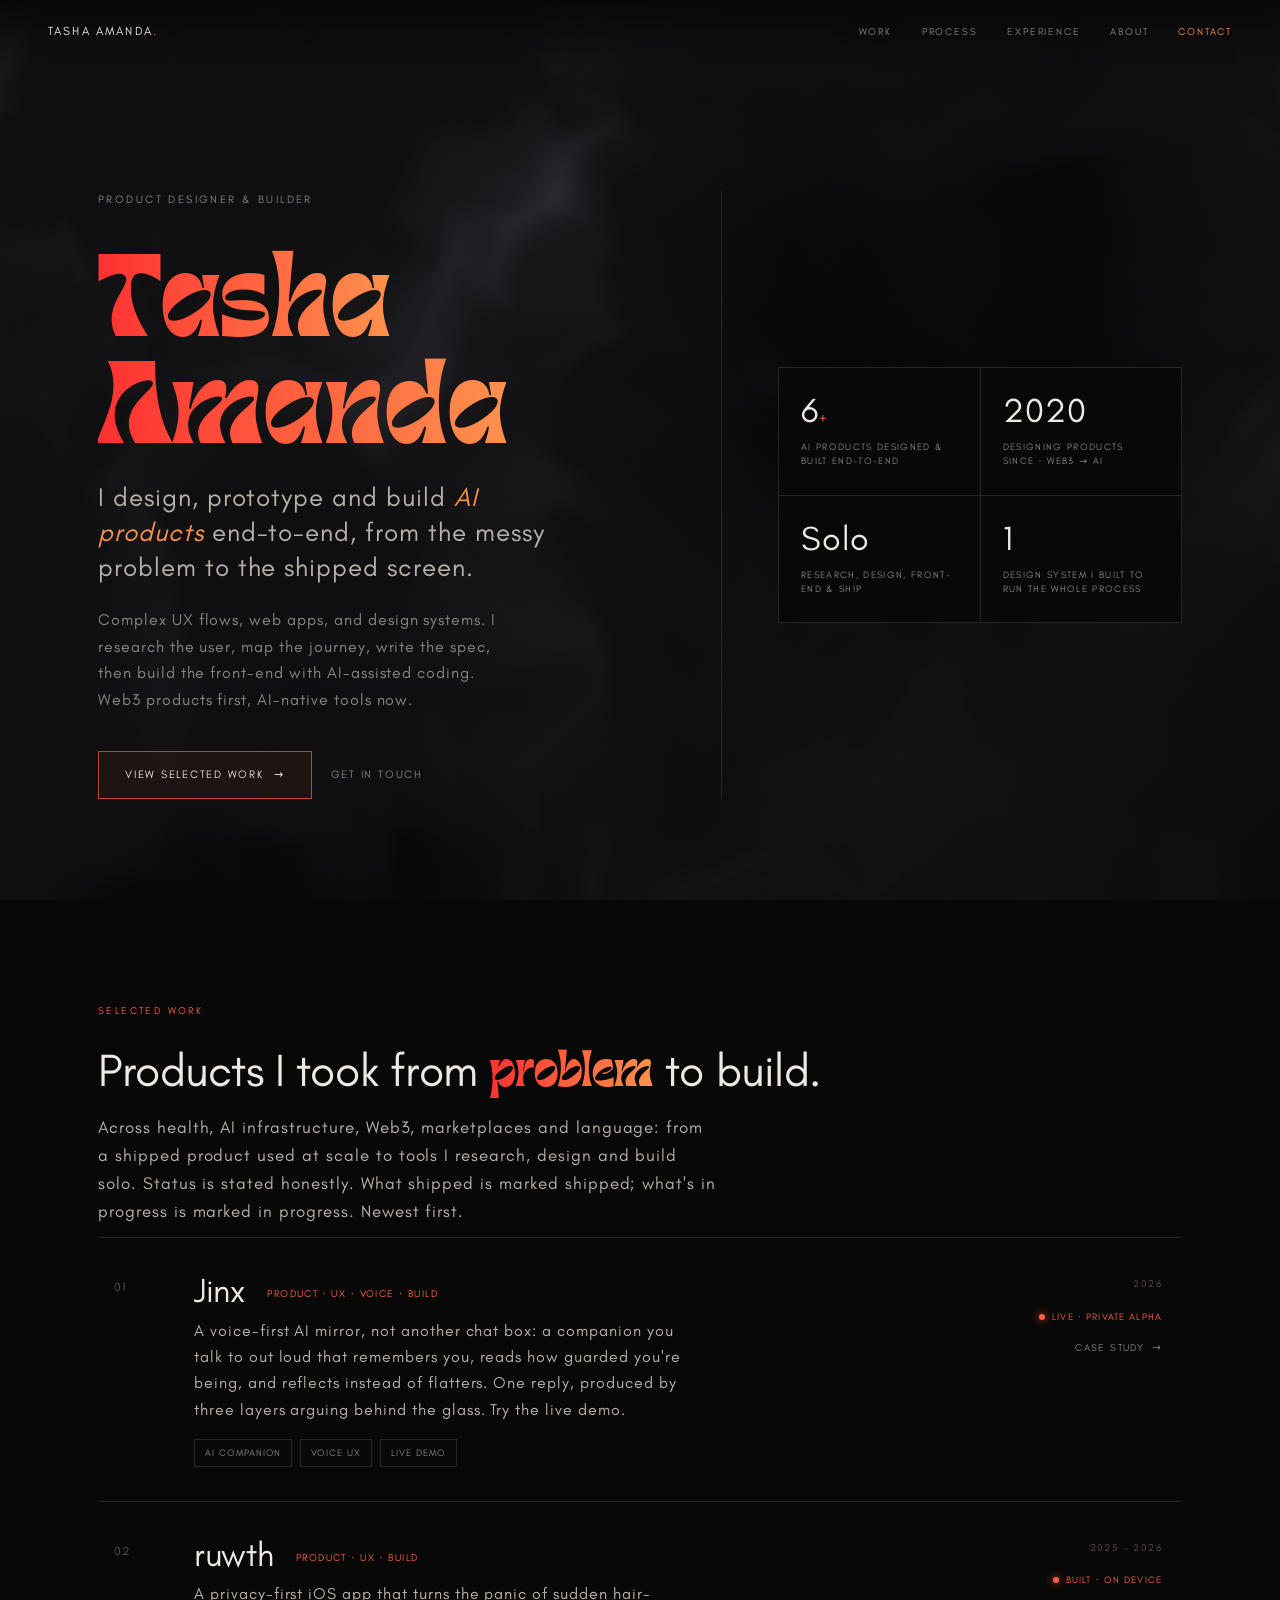
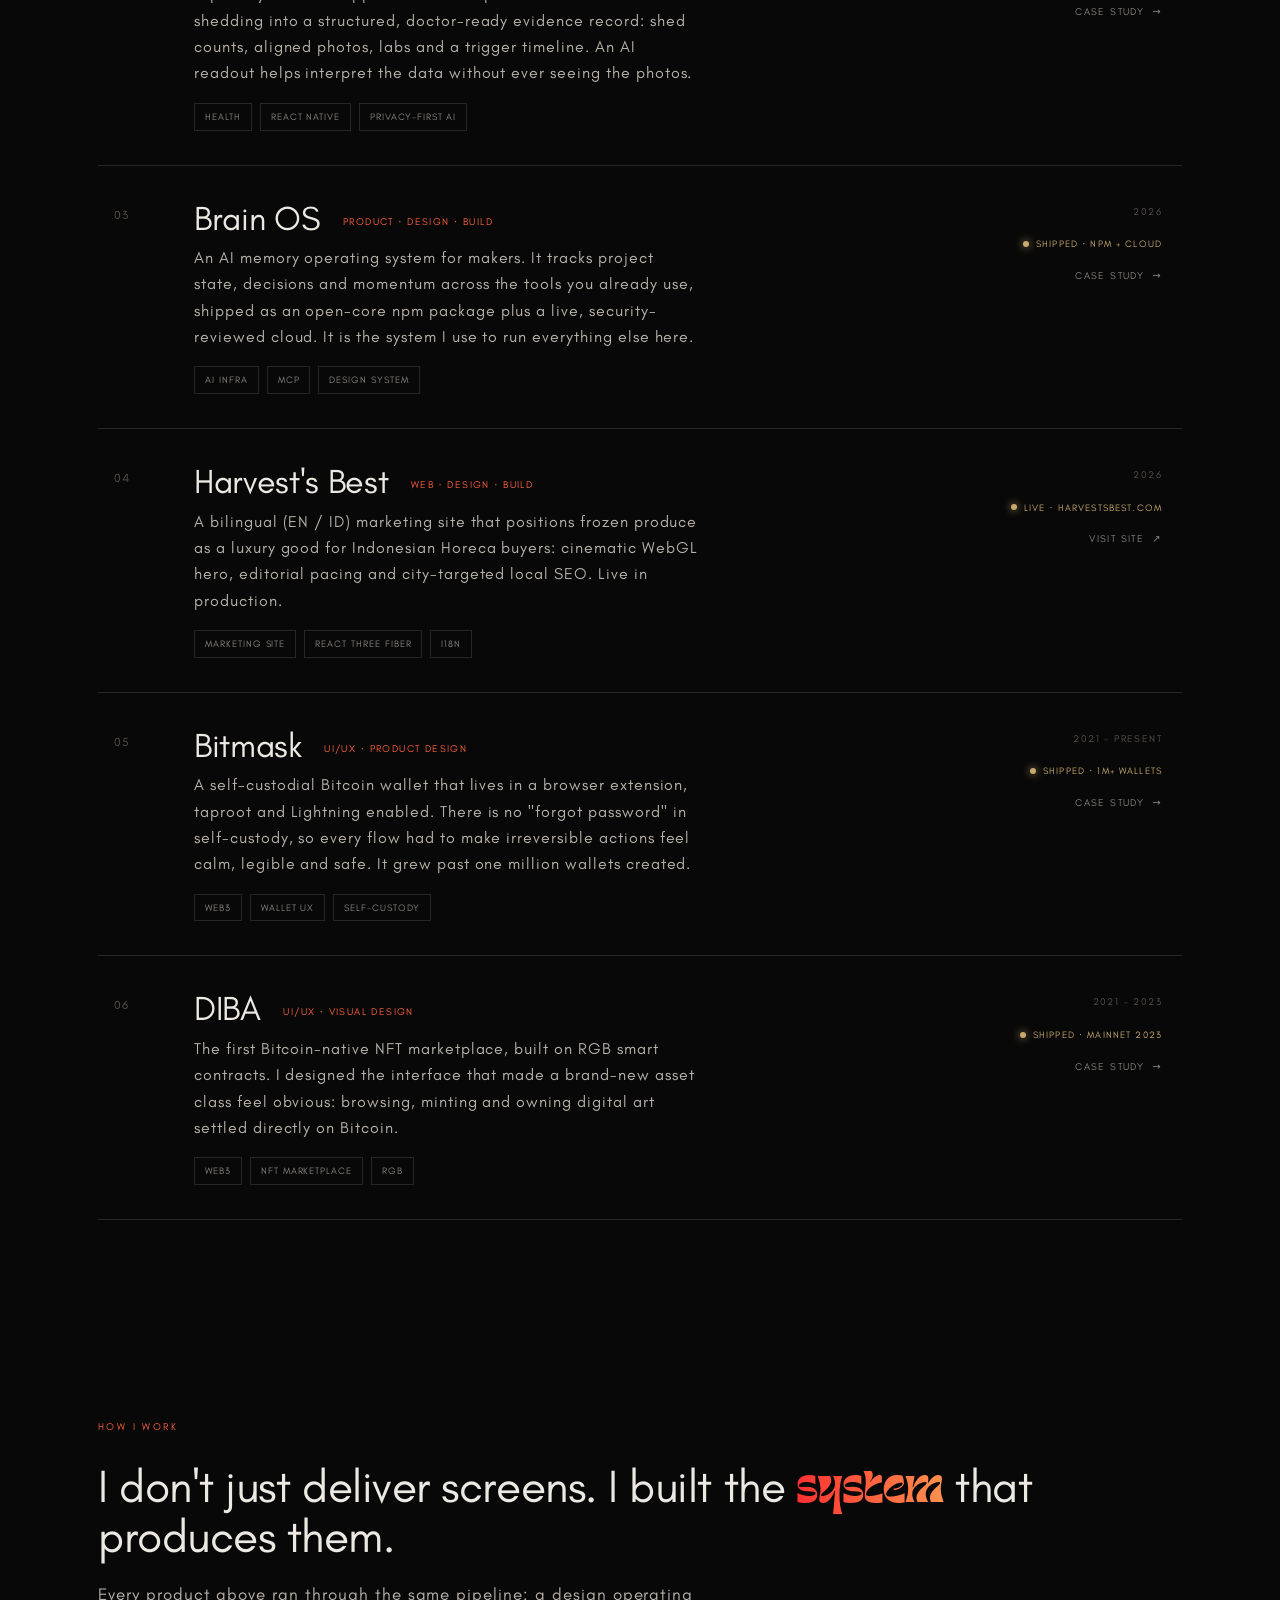
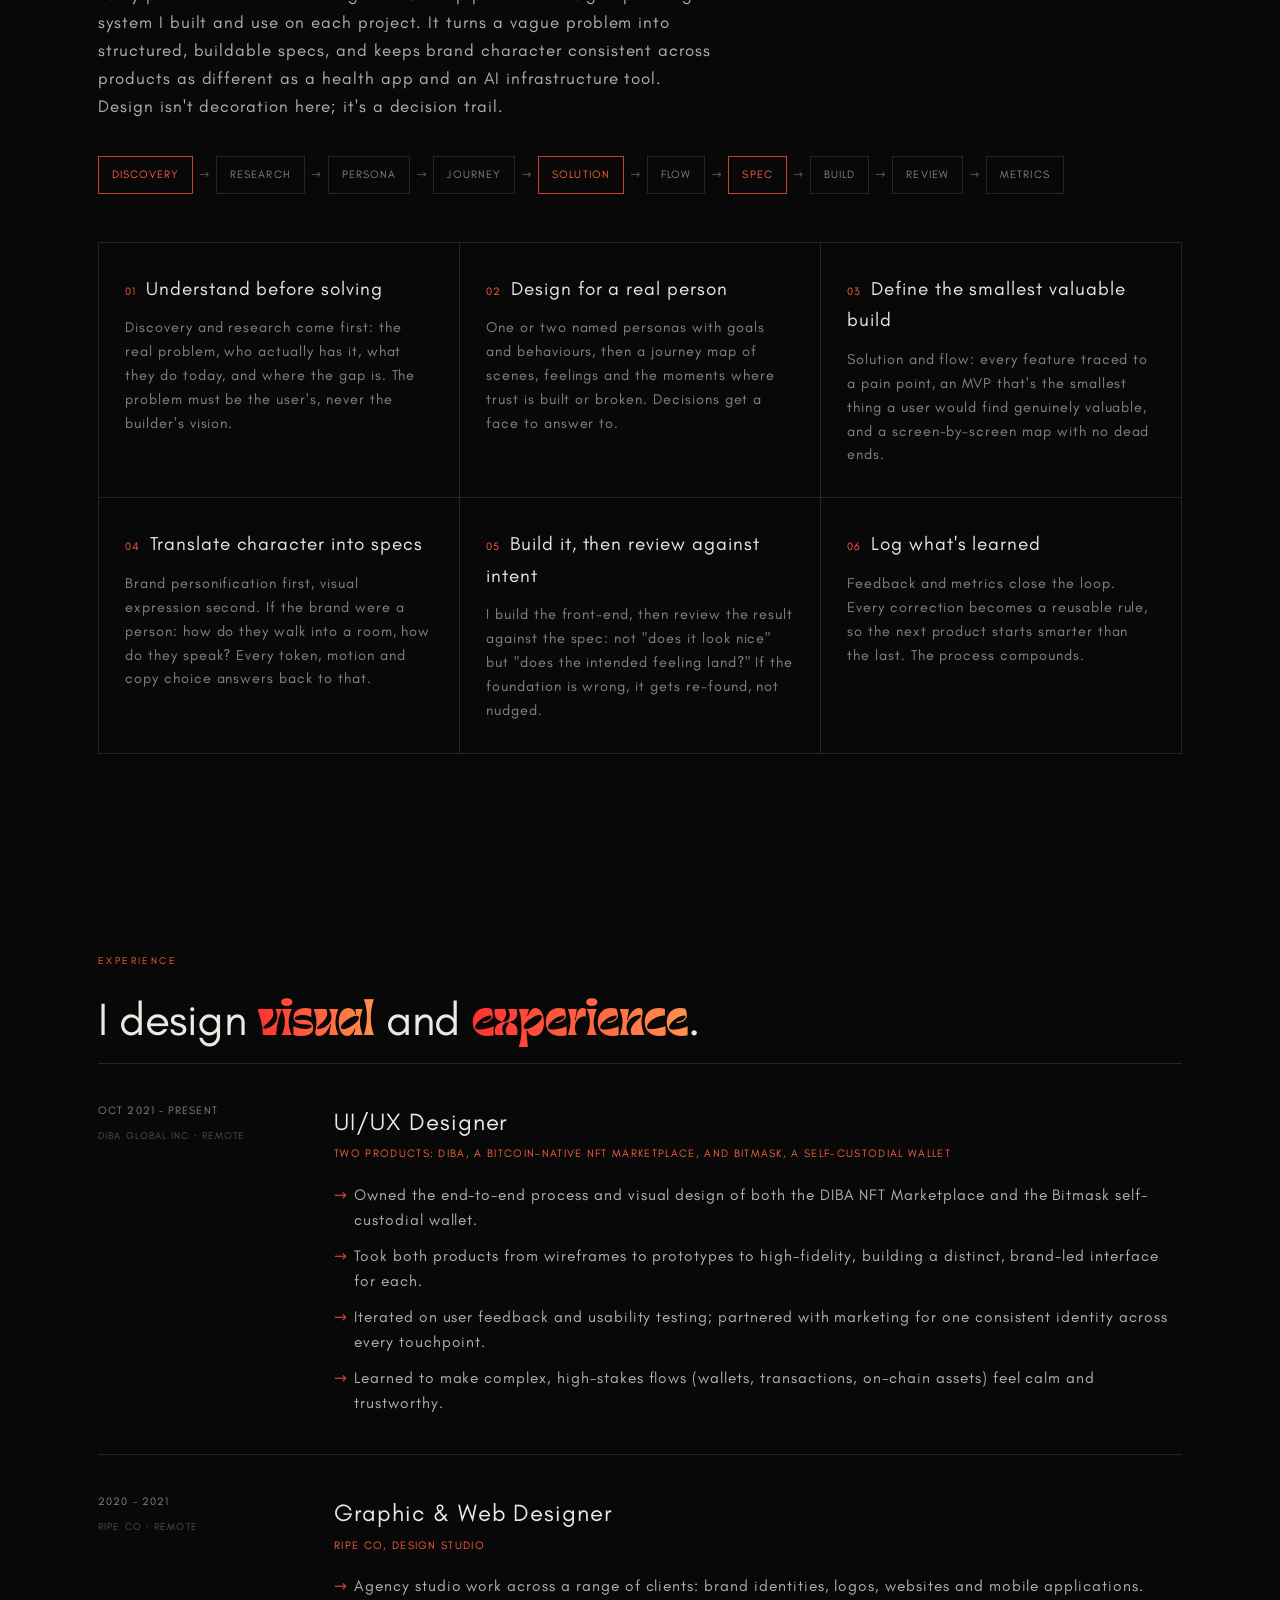
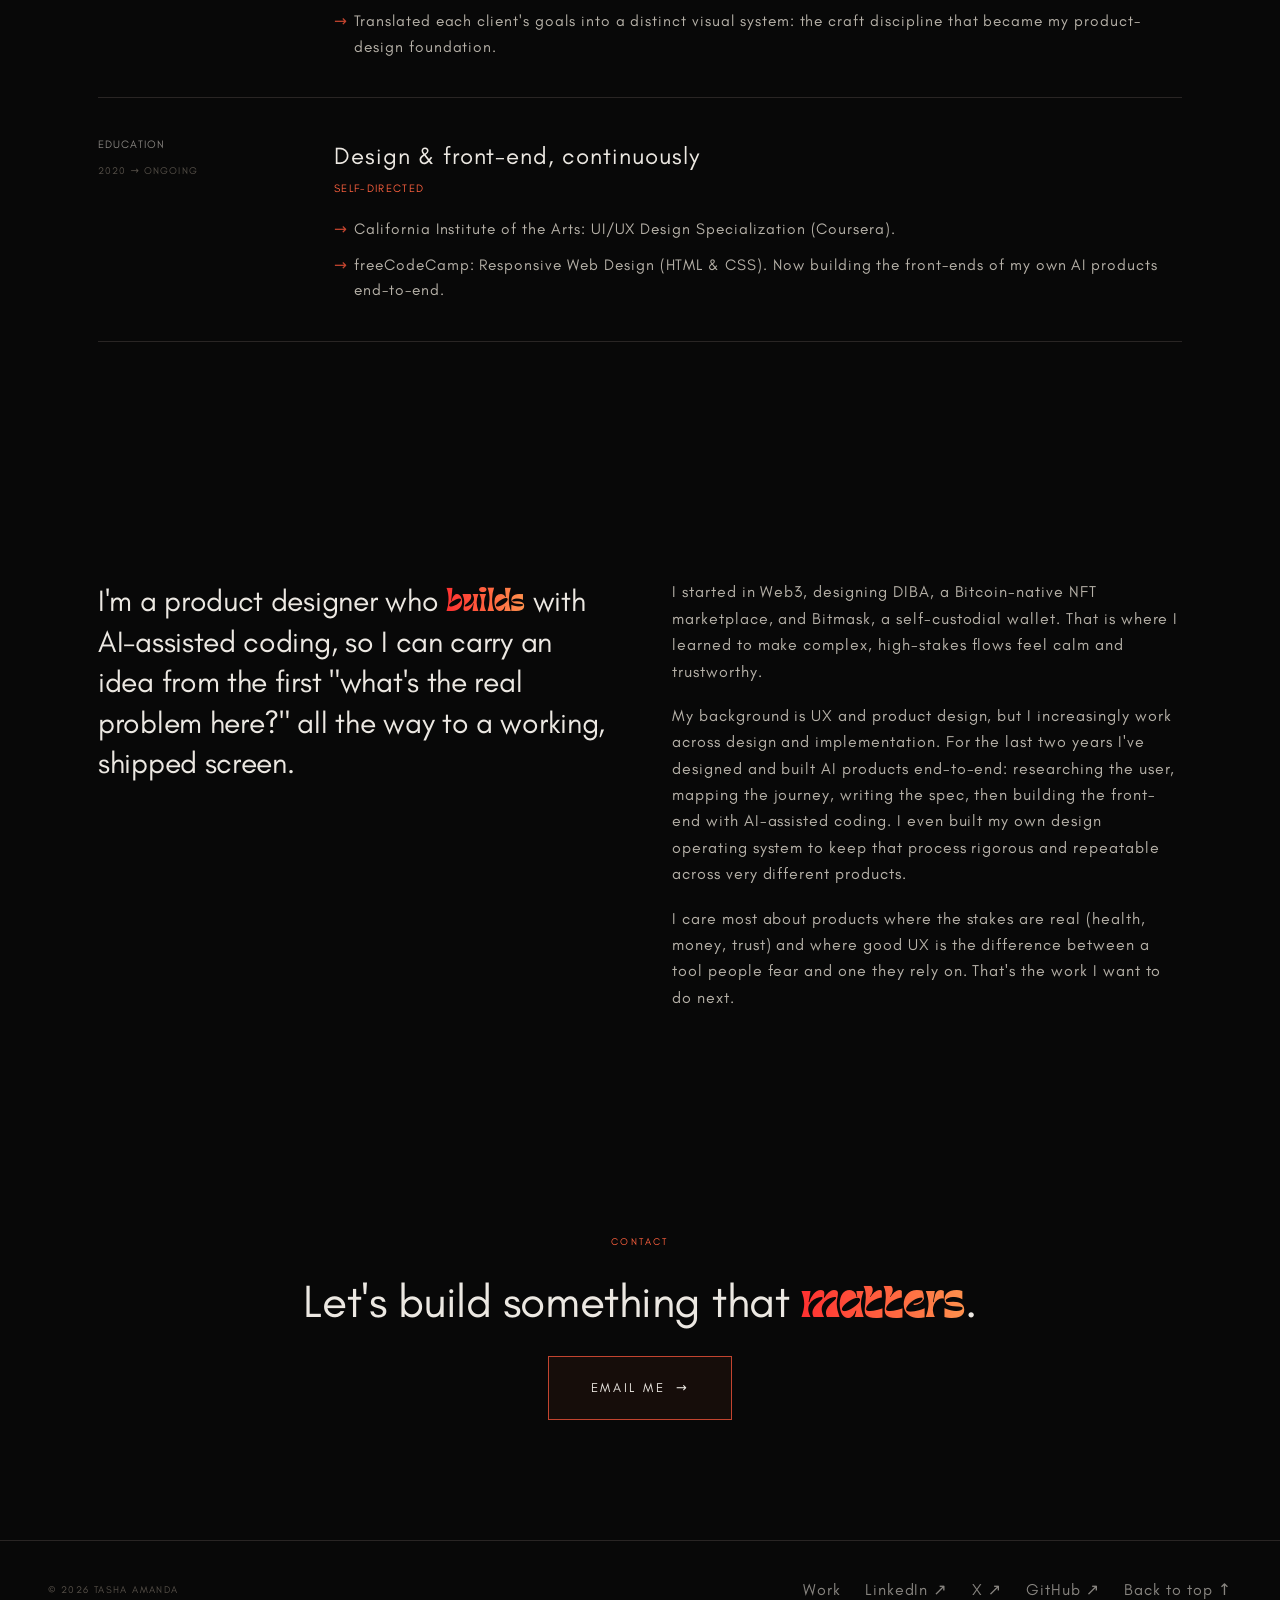
<file: index.html>
<!DOCTYPE html>
<html lang="en">
<head>
  <meta charset="UTF-8" />
  <meta name="viewport" content="width=device-width, initial-scale=1.0" />
  <!-- Google tag (gtag.js) -->
  <script async src="https://www.googletagmanager.com/gtag/js?id=G-55PNJ9Z9YM"></script>
  <script>
    window.dataLayer = window.dataLayer || [];
    function gtag(){dataLayer.push(arguments);}
    gtag('js', new Date());
    gtag('config', 'G-55PNJ9Z9YM');
  </script>
  <title>Tasha Amanda · Product Designer & Builder</title>
  <meta name="description" content="Tasha Amanda is a product designer who designs and builds AI products end-to-end: Jinx (voice-first AI companion), ruwth (privacy-first health app) and Brain OS (AI memory for makers). Previously designed Bitmask, a self-custodial Bitcoin wallet past 1M wallets, and DIBA, the first Bitcoin-native NFT marketplace." />
  <meta name="author" content="Tasha Amanda" />
  <meta name="robots" content="index, follow, max-image-preview:large" />
  <meta name="google-site-verification" content="Kq8I6VHn1nYCJ8K_oJ52dY1fq7B3rjZCrnMxSuGzx88" />
  <meta property="og:title" content="Tasha Amanda · Product Designer & Builder" />
  <meta property="og:description" content="I design, prototype and build AI products end-to-end, from the messy problem to the shipped screen, with AI-assisted coding." />
  <meta property="og:type" content="website" />
  <meta name="theme-color" content="#080808" />
  <link rel="canonical" href="https://tashaamanda.com/" />
  <meta property="og:url" content="https://tashaamanda.com/" />
  <meta property="og:site_name" content="Tasha Amanda" />
  <meta property="og:image" content="https://tashaamanda.com/assets/og-image.png" />
  <meta property="og:image:width" content="1200" />
  <meta property="og:image:height" content="630" />
  <meta property="og:image:alt" content="Tasha Amanda, Product Designer and Builder" />
  <meta name="twitter:card" content="summary_large_image" />
  <meta name="twitter:site" content="@tashaamandaa" />
  <meta name="twitter:creator" content="@tashaamandaa" />
  <meta name="twitter:title" content="Tasha Amanda · Product Designer &amp; Builder" />
  <meta name="twitter:description" content="I design, prototype and build AI products end-to-end, from the messy problem to the shipped screen, with AI-assisted coding." />
  <meta name="twitter:image" content="https://tashaamanda.com/assets/og-image.png" />
  <script type="application/ld+json">
  {"@context":"https://schema.org","@graph":[{"@type":"WebSite","@id":"https://tashaamanda.com/#website","url":"https://tashaamanda.com/","name":"Tasha Amanda","publisher":{"@id":"https://tashaamanda.com/#tasha-amanda"},"inLanguage":"en"},{"@type":"Person","@id":"https://tashaamanda.com/#tasha-amanda","name":"Tasha Amanda","alternateName":["Amanda Tasha","Tasha Amanda, product designer"],"url":"https://tashaamanda.com/","image":"https://tashaamanda.com/assets/og-image.png","email":"mailto:hello@tashaamanda.com","jobTitle":"Product Designer & Builder","description":"Product designer and front-end builder who takes AI products from the messy problem to a shipped screen: research, UX flows, design systems, and production front-end. Designed and built Jinx, ruwth and Brain OS; previously designed Bitmask and DIBA at DIBA Global.","worksFor":{"@type":"Organization","name":"DIBA Global Inc","url":"https://diba.io"},"hasOccupation":{"@type":"Occupation","name":"Product Designer","occupationalCategory":"UX / Product Design"},"knowsAbout":["Product Design","UX Design","Design Systems","AI Product Design","Voice & Conversational UX","Privacy-first AI","Web3","Wallet UX","Front-end Development","AI-assisted coding"],"sameAs": ["https://www.linkedin.com/in/tashaamanda87", "https://x.com/tashaamandaa", "https://github.com/tashaamanda"],"mainEntityOfPage":{"@id":"https://tashaamanda.com/#profile"}},{"@type":"ProfilePage","@id":"https://tashaamanda.com/#profile","url":"https://tashaamanda.com/","name":"Tasha Amanda · Product Designer & Builder","isPartOf":{"@id":"https://tashaamanda.com/#website"},"mainEntity":{"@id":"https://tashaamanda.com/#tasha-amanda"},"dateModified":"2026-10-01"},{"@type":"ItemList","@id":"https://tashaamanda.com/#work","name":"Selected work by Tasha Amanda","itemListOrder":"https://schema.org/ItemListOrderDescending","numberOfItems":5,"itemListElement":[{"@type":"ListItem","position":1,"item":{"@type":"Article","@id":"https://tashaamanda.com/work/jinx.html#case-study","url":"https://tashaamanda.com/work/jinx.html","headline":"Jinx: a voice-first AI mirror","author":{"@id":"https://tashaamanda.com/#tasha-amanda"},"about":{"@type":"SoftwareApplication","name":"Jinx","url":"https://jinx.ai"}}},{"@type":"ListItem","position":2,"item":{"@type":"Article","@id":"https://tashaamanda.com/work/ruwth.html#case-study","url":"https://tashaamanda.com/work/ruwth.html","headline":"ruwth: a privacy-first hair evidence log for iOS","author":{"@id":"https://tashaamanda.com/#tasha-amanda"},"about":{"@type":"SoftwareApplication","name":"ruwth"}}},{"@type":"ListItem","position":3,"item":{"@type":"Article","@id":"https://tashaamanda.com/work/brain-os.html#case-study","url":"https://tashaamanda.com/work/brain-os.html","headline":"Brain OS: an AI memory operating system for makers","author":{"@id":"https://tashaamanda.com/#tasha-amanda"},"about":{"@type":"SoftwareApplication","name":"Brain OS","url":"https://brainos-hq.com"}}},{"@type":"ListItem","position":4,"item":{"@type":"Article","@id":"https://tashaamanda.com/work/bitmask.html#case-study","url":"https://tashaamanda.com/work/bitmask.html","headline":"Bitmask: UX design for a self-custodial Bitcoin wallet","author":{"@id":"https://tashaamanda.com/#tasha-amanda"},"about":{"@type":"SoftwareApplication","name":"Bitmask","url":"https://bitmask.app"}}},{"@type":"ListItem","position":5,"item":{"@type":"Article","@id":"https://tashaamanda.com/work/diba.html#case-study","url":"https://tashaamanda.com/work/diba.html","headline":"DIBA: UX and visual design for the first Bitcoin-native NFT marketplace","author":{"@id":"https://tashaamanda.com/#tasha-amanda"},"about":{"@type":"SoftwareApplication","name":"DIBA","url":"https://diba.io"}}}]}]}
  </script>
  <link rel="icon" type="image/svg+xml" href="/assets/favicon.svg?v=2" />
  <link rel="icon" type="image/png" sizes="32x32" href="/assets/favicon-32.png?v=2" />
  <link rel="apple-touch-icon" sizes="180x180" href="/assets/apple-touch-icon.png?v=2" />
  <link rel="preconnect" href="https://fonts.googleapis.com" />
  <link rel="preconnect" href="https://fonts.gstatic.com" crossorigin />
  <link href="https://fonts.googleapis.com/css2?family=Space+Mono:wght@400;700&display=swap" rel="stylesheet" />
  <link rel="stylesheet" href="assets/css/style.css?v=ember4" />
</head>
<body>
  <canvas class="site-bg" aria-hidden="true"></canvas>
  <div class="scroll-progress"></div>

  <!-- NAV -->
  <nav class="nav">
    <a href="#top" class="nav-brand">Tasha&nbsp;Amanda<span class="dot">.</span></a>
    <button class="nav-toggle" aria-label="Menu"><span></span><span></span><span></span></button>
    <div class="nav-links">
      <a class="nav-link" href="#work">Work</a>
      <a class="nav-link" href="#process">Process</a>
      <a class="nav-link" href="#experience">Experience</a>
      <a class="nav-link" href="#about">About</a>
      <a class="nav-link" href="#contact">Contact</a>
    </div>
  </nav>

  <!-- HERO -->
  <header class="hero" id="top">
    <div class="wrap">
      <div class="hero-grid">
        <div class="hero-left">
          <p class="hero-eyebrow">Product Designer &amp; Builder</p>
          <h1 class="hero-name">
            <span class="ln" data-scramble="Tasha">Tasha</span>
            <span class="ln" data-scramble="Amanda">Amanda</span>
          </h1>
          <p class="hero-role">I design, prototype and build <em>AI products</em> end-to-end, from the messy problem to the shipped screen.</p>
          <p class="hero-positioning">Complex UX flows, web apps, and design systems. I research the user, map the journey, write the spec, then build the front-end with AI-assisted coding. Web3 products first, AI-native tools now.</p>
          <div class="hero-cta">
            <a href="#work" class="btn btn-primary">View selected work <span class="arr">→</span></a>
            <a href="#contact" class="btn btn-ghost">Get in touch</a>
          </div>
        </div>
        <div class="hero-right">
          <div class="stat-grid">
            <div class="stat">
              <div class="stat-num">6<span class="u">+</span></div>
              <div class="stat-label">AI products designed &amp; built end-to-end</div>
            </div>
            <div class="stat">
              <div class="stat-num">2020</div>
              <div class="stat-label">Designing products since · web3 → AI</div>
            </div>
            <div class="stat">
              <div class="stat-num">Solo</div>
              <div class="stat-label">Research, design, front-end &amp; ship</div>
            </div>
            <div class="stat">
              <div class="stat-num">1</div>
              <div class="stat-label">Design system I built to run the whole process</div>
            </div>
          </div>
        </div>
      </div>
    </div>
  </header>

  <!-- SELECTED WORK -->
  <section id="work">
    <div class="wrap">
      <p class="eyebrow reveal">Selected work</p>
      <h2 class="section-title reveal">Products I took from <em class="scramble-word">problem</em> to build.</h2>
      <p class="section-intro reveal">Across health, AI infrastructure, Web3, marketplaces and language: from a shipped product used at scale to tools I research, design and build solo. Status is stated honestly. What shipped is marked shipped; what's in progress is marked in progress. Newest first.</p>

      <div class="work-list">

        <!-- Jinx -->
        <a class="work-row reveal" href="work/jinx.html">
          <div class="work-index">01</div>
          <div class="work-main">
            <h3 class="work-name">Jinx <span class="role">Product · UX · Voice · Build</span></h3>
            <p class="work-oneliner">A voice-first AI mirror, not another chat box: a companion you talk to out loud that remembers you, reads how guarded you're being, and reflects instead of flatters. One reply, produced by three layers arguing behind the glass. Try the live demo.</p>
            <div class="work-meta">
              <span class="tag">AI companion</span>
              <span class="tag">Voice UX</span>
              <span class="tag">Live demo</span>
            </div>
          </div>
          <div class="work-right">
            <span class="work-year">2026</span>
            <span class="status status--building">Live · private alpha</span>
            <span class="work-link">Case study <span class="arr">→</span></span>
          </div>
        </a>

        <!-- ruwth -->
        <a class="work-row reveal" href="work/ruwth.html">
          <div class="work-index">02</div>
          <div class="work-main">
            <h3 class="work-name">ruwth <span class="role">Product · UX · Build</span></h3>
            <p class="work-oneliner">A privacy-first iOS app that turns the panic of sudden hair-shedding into a structured, doctor-ready evidence record: shed counts, aligned photos, labs and a trigger timeline. An AI readout helps interpret the data without ever seeing the photos.</p>
            <div class="work-meta">
              <span class="tag">Health</span>
              <span class="tag">React Native</span>
              <span class="tag">Privacy-first AI</span>
            </div>
          </div>
          <div class="work-right">
            <span class="work-year">2025 – 2026</span>
            <span class="status status--building">Built · on device</span>
            <span class="work-link">Case study <span class="arr">→</span></span>
          </div>
        </a>

        <!-- Brain OS -->
        <a class="work-row reveal" href="work/brain-os.html">
          <div class="work-index">03</div>
          <div class="work-main">
            <h3 class="work-name">Brain OS <span class="role">Product · Design · Build</span></h3>
            <p class="work-oneliner">An AI memory operating system for makers. It tracks project state, decisions and momentum across the tools you already use, shipped as an open-core npm package plus a live, security-reviewed cloud. It is the system I use to run everything else here.</p>
            <div class="work-meta">
              <span class="tag">AI infra</span>
              <span class="tag">MCP</span>
              <span class="tag">Design system</span>
            </div>
          </div>
          <div class="work-right">
            <span class="work-year">2026</span>
            <span class="status status--shipped">Shipped · npm + cloud</span>
            <span class="work-link">Case study <span class="arr">→</span></span>
          </div>
        </a>

        <!-- Harvest's Best -->
        <a class="work-row reveal" href="https://harvestsbest.com" target="_blank" rel="noopener">
          <div class="work-index">04</div>
          <div class="work-main">
            <h3 class="work-name">Harvest's Best <span class="role">Web · Design · Build</span></h3>
            <p class="work-oneliner">A bilingual (EN / ID) marketing site that positions frozen produce as a luxury good for Indonesian Horeca buyers: cinematic WebGL hero, editorial pacing and city-targeted local SEO. Live in production.</p>
            <div class="work-meta">
              <span class="tag">Marketing site</span>
              <span class="tag">React Three Fiber</span>
              <span class="tag">i18n</span>
            </div>
          </div>
          <div class="work-right">
            <span class="work-year">2026</span>
            <span class="status status--live">Live · harvestsbest.com</span>
            <span class="work-link">Visit site <span class="arr">↗</span></span>
          </div>
        </a>

        <!-- Bitmask -->
        <a class="work-row reveal" href="work/bitmask.html">
          <div class="work-index">05</div>
          <div class="work-main">
            <h3 class="work-name">Bitmask <span class="role">UI/UX · Product design</span></h3>
            <p class="work-oneliner">A self-custodial Bitcoin wallet that lives in a browser extension, taproot and Lightning enabled. There is no "forgot password" in self-custody, so every flow had to make irreversible actions feel calm, legible and safe. It grew past one million wallets created.</p>
            <div class="work-meta">
              <span class="tag">Web3</span>
              <span class="tag">Wallet UX</span>
              <span class="tag">Self-custody</span>
            </div>
          </div>
          <div class="work-right">
            <span class="work-year">2021 – Present</span>
            <span class="status status--shipped">Shipped · 1M+ wallets</span>
            <span class="work-link">Case study <span class="arr">→</span></span>
          </div>
        </a>

        <!-- DIBA -->
        <a class="work-row reveal" href="work/diba.html">
          <div class="work-index">06</div>
          <div class="work-main">
            <h3 class="work-name">DIBA <span class="role">UI/UX · Visual design</span></h3>
            <p class="work-oneliner">The first Bitcoin-native NFT marketplace, built on RGB smart contracts. I designed the interface that made a brand-new asset class feel obvious: browsing, minting and owning digital art settled directly on Bitcoin.</p>
            <div class="work-meta">
              <span class="tag">Web3</span>
              <span class="tag">NFT marketplace</span>
              <span class="tag">RGB</span>
            </div>
          </div>
          <div class="work-right">
            <span class="work-year">2021 – 2023</span>
            <span class="status status--shipped">Shipped · mainnet 2023</span>
            <span class="work-link">Case study <span class="arr">→</span></span>
          </div>
        </a>

      </div>
    </div>
  </section>

  <!-- HOW I WORK / DESIGN BRAIN -->
  <section id="process">
    <div class="wrap">
      <p class="eyebrow reveal">How I work</p>
      <h2 class="section-title reveal">I don't just deliver screens. I built the <em class="scramble-word" data-from="product">system</em> that produces them.</h2>
      <p class="section-intro reveal">Every product above ran through the same pipeline: a design operating system I built and use on each project. It turns a vague problem into structured, buildable specs, and keeps brand character consistent across products as different as a health app and an AI infrastructure tool. Design isn't decoration here; it's a decision trail.</p>

      <div class="process-flow reveal">
        <span class="process-step key">Discovery</span><span class="process-arrow">→</span>
        <span class="process-step">Research</span><span class="process-arrow">→</span>
        <span class="process-step">Persona</span><span class="process-arrow">→</span>
        <span class="process-step">Journey</span><span class="process-arrow">→</span>
        <span class="process-step key">Solution</span><span class="process-arrow">→</span>
        <span class="process-step">Flow</span><span class="process-arrow">→</span>
        <span class="process-step key">Spec</span><span class="process-arrow">→</span>
        <span class="process-step">Build</span><span class="process-arrow">→</span>
        <span class="process-step">Review</span><span class="process-arrow">→</span>
        <span class="process-step">Metrics</span>
      </div>

      <div class="process-grid">
        <div class="process-card reveal">
          <h4><span class="n">01</span>Understand before solving</h4>
          <p>Discovery and research come first: the real problem, who actually has it, what they do today, and where the gap is. The problem must be the user's, never the builder's vision.</p>
        </div>
        <div class="process-card reveal d1">
          <h4><span class="n">02</span>Design for a real person</h4>
          <p>One or two named personas with goals and behaviours, then a journey map of scenes, feelings and the moments where trust is built or broken. Decisions get a face to answer to.</p>
        </div>
        <div class="process-card reveal d2">
          <h4><span class="n">03</span>Define the smallest valuable build</h4>
          <p>Solution and flow: every feature traced to a pain point, an MVP that's the smallest thing a user would find genuinely valuable, and a screen-by-screen map with no dead ends.</p>
        </div>
        <div class="process-card reveal">
          <h4><span class="n">04</span>Translate character into specs</h4>
          <p>Brand personification first, visual expression second. If the brand were a person: how do they walk into a room, how do they speak? Every token, motion and copy choice answers back to that.</p>
        </div>
        <div class="process-card reveal d1">
          <h4><span class="n">05</span>Build it, then review against intent</h4>
          <p>I build the front-end, then review the result against the spec: not "does it look nice" but "does the intended feeling land?" If the foundation is wrong, it gets re-found, not nudged.</p>
        </div>
        <div class="process-card reveal d2">
          <h4><span class="n">06</span>Log what's learned</h4>
          <p>Feedback and metrics close the loop. Every correction becomes a reusable rule, so the next product starts smarter than the last. The process compounds.</p>
        </div>
      </div>
    </div>
  </section>

  <!-- EXPERIENCE -->
  <section id="experience">
    <div class="wrap">
      <p class="eyebrow reveal">Experience</p>
      <h2 class="section-title reveal">I design <em class="scramble-word">visual</em> and <em class="scramble-word">experience</em>.</h2>

      <div class="reveal">
        <div class="exp-row">
          <div class="exp-period">
            Oct 2021 – Present
            <span class="exp-loc">DIBA Global Inc · Remote</span>
          </div>
          <div class="exp-detail">
            <h3 class="exp-role">UI/UX Designer</h3>
            <p class="exp-company">Two products: <a href="https://diba.io" target="_blank" rel="noopener">DIBA</a>, a Bitcoin-native NFT marketplace, and <a href="https://bitmask.app" target="_blank" rel="noopener">Bitmask</a>, a self-custodial wallet</p>
            <ul class="exp-points">
              <li>Owned the end-to-end process and visual design of both the DIBA NFT Marketplace and the Bitmask self-custodial wallet.</li>
              <li>Took both products from wireframes to prototypes to high-fidelity, building a distinct, brand-led interface for each.</li>
              <li>Iterated on user feedback and usability testing; partnered with marketing for one consistent identity across every touchpoint.</li>
              <li>Learned to make complex, high-stakes flows (wallets, transactions, on-chain assets) feel calm and trustworthy.</li>
            </ul>
          </div>
        </div>

        <div class="exp-row">
          <div class="exp-period">
            2020 – 2021
            <span class="exp-loc">Ripe CO · Remote</span>
          </div>
          <div class="exp-detail">
            <h3 class="exp-role">Graphic &amp; Web Designer</h3>
            <p class="exp-company">Ripe CO, design studio</p>
            <ul class="exp-points">
              <li>Agency studio work across a range of clients: brand identities, logos, websites and mobile applications.</li>
              <li>Translated each client's goals into a distinct visual system: the craft discipline that became my product-design foundation.</li>
            </ul>
          </div>
        </div>

        <div class="exp-row">
          <div class="exp-period">
            Education
            <span class="exp-loc">2020 → ongoing</span>
          </div>
          <div class="exp-detail">
            <h3 class="exp-role">Design &amp; front-end, continuously</h3>
            <p class="exp-company">Self-directed</p>
            <ul class="exp-points">
              <li>California Institute of the Arts: UI/UX Design Specialization (Coursera).</li>
              <li>freeCodeCamp: Responsive Web Design (HTML &amp; CSS). Now building the front-ends of my own AI products end-to-end.</li>
            </ul>
          </div>
        </div>
      </div>
    </div>
  </section>

  <!-- ABOUT -->
  <section id="about">
    <div class="wrap">
      <p class="eyebrow reveal">About</p>
      <div class="about-grid">
        <p class="about-lead reveal">I'm a product designer who <em class="scramble-word">builds</em> with AI-assisted coding, so I can carry an idea from the first "what's the real problem here?" all the way to a working, shipped screen.</p>
        <div class="about-body reveal d1">
          <p>I started in Web3, designing DIBA, a Bitcoin-native NFT marketplace, and Bitmask, a self-custodial wallet. That is where I learned to make complex, high-stakes flows feel calm and trustworthy.</p>
          <p>My background is UX and product design, but I increasingly work across design and implementation. For the last two years I've designed and built AI products end-to-end: researching the user, mapping the journey, writing the spec, then building the front-end with AI-assisted coding. I even built my own design operating system to keep that process rigorous and repeatable across very different products.</p>
          <p>I care most about products where the stakes are real (health, money, trust) and where good UX is the difference between a tool people fear and one they rely on. That's the work I want to do next.</p>
        </div>
      </div>
    </div>
  </section>

  <!-- CONTACT -->
  <section id="contact" class="contact">
    <div class="wrap">
      <p class="eyebrow reveal">Contact</p>
      <h2 class="section-title reveal">Let's build something that <em class="scramble-word">matters</em>.</h2>
      <a class="btn btn-primary contact-btn reveal" href="mailto:hello@tashaamanda.com?subject=Let%27s%20work%20together">Email me <span class="arr">→</span></a>
    </div>
  </section>

  <footer>
    <span class="f-item">© 2026 Tasha Amanda</span>
    <div class="f-links">
      <a href="#work">Work</a>
      <a href="https://www.linkedin.com/in/tashaamanda87" target="_blank" rel="me noopener">LinkedIn ↗</a>
      <a href="https://x.com/tashaamandaa" target="_blank" rel="me noopener">X ↗</a>
      <a href="https://github.com/tashaamanda" target="_blank" rel="me noopener">GitHub ↗</a>
      <a href="#top">Back to top ↑</a>
    </div>
  </footer>

  <script src="assets/js/main.js?v=ember3"></script>
  <script src="assets/js/hero-bg.js?v=ember3"></script>
  <!-- Cloudflare Web Analytics (privacy-first, cookieless). Get your token: Cloudflare dashboard > Web Analytics > add site (tashaamanda.com) > copy the beacon token, then replace 6d5c77263c5c4151a20d59f7d76f1835 below. (If you host the domain on Cloudflare with the proxy on, you can delete this and use Automatic Setup instead.) -->
  <script defer src="https://static.cloudflareinsights.com/beacon.min.js" data-cf-beacon='{"token": "6d5c77263c5c4151a20d59f7d76f1835"}'></script>
</body>
</html>
</file>
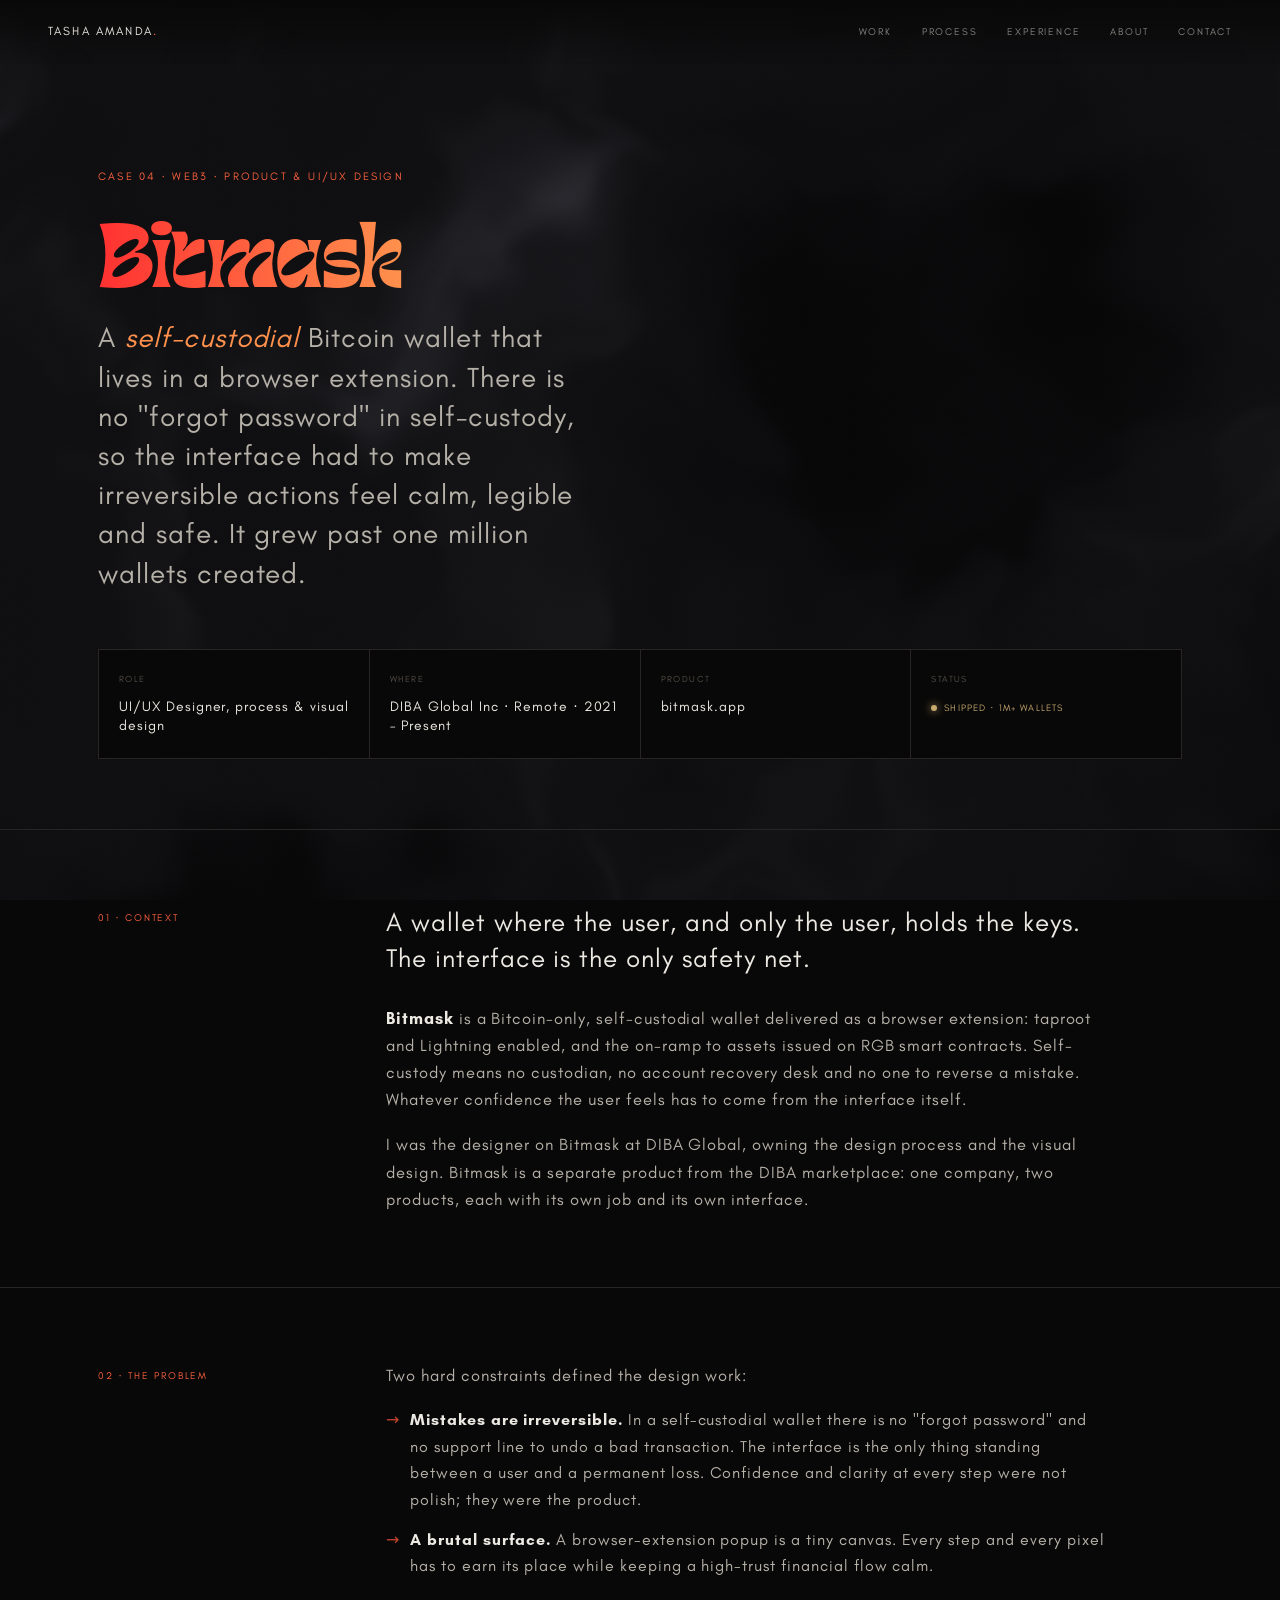
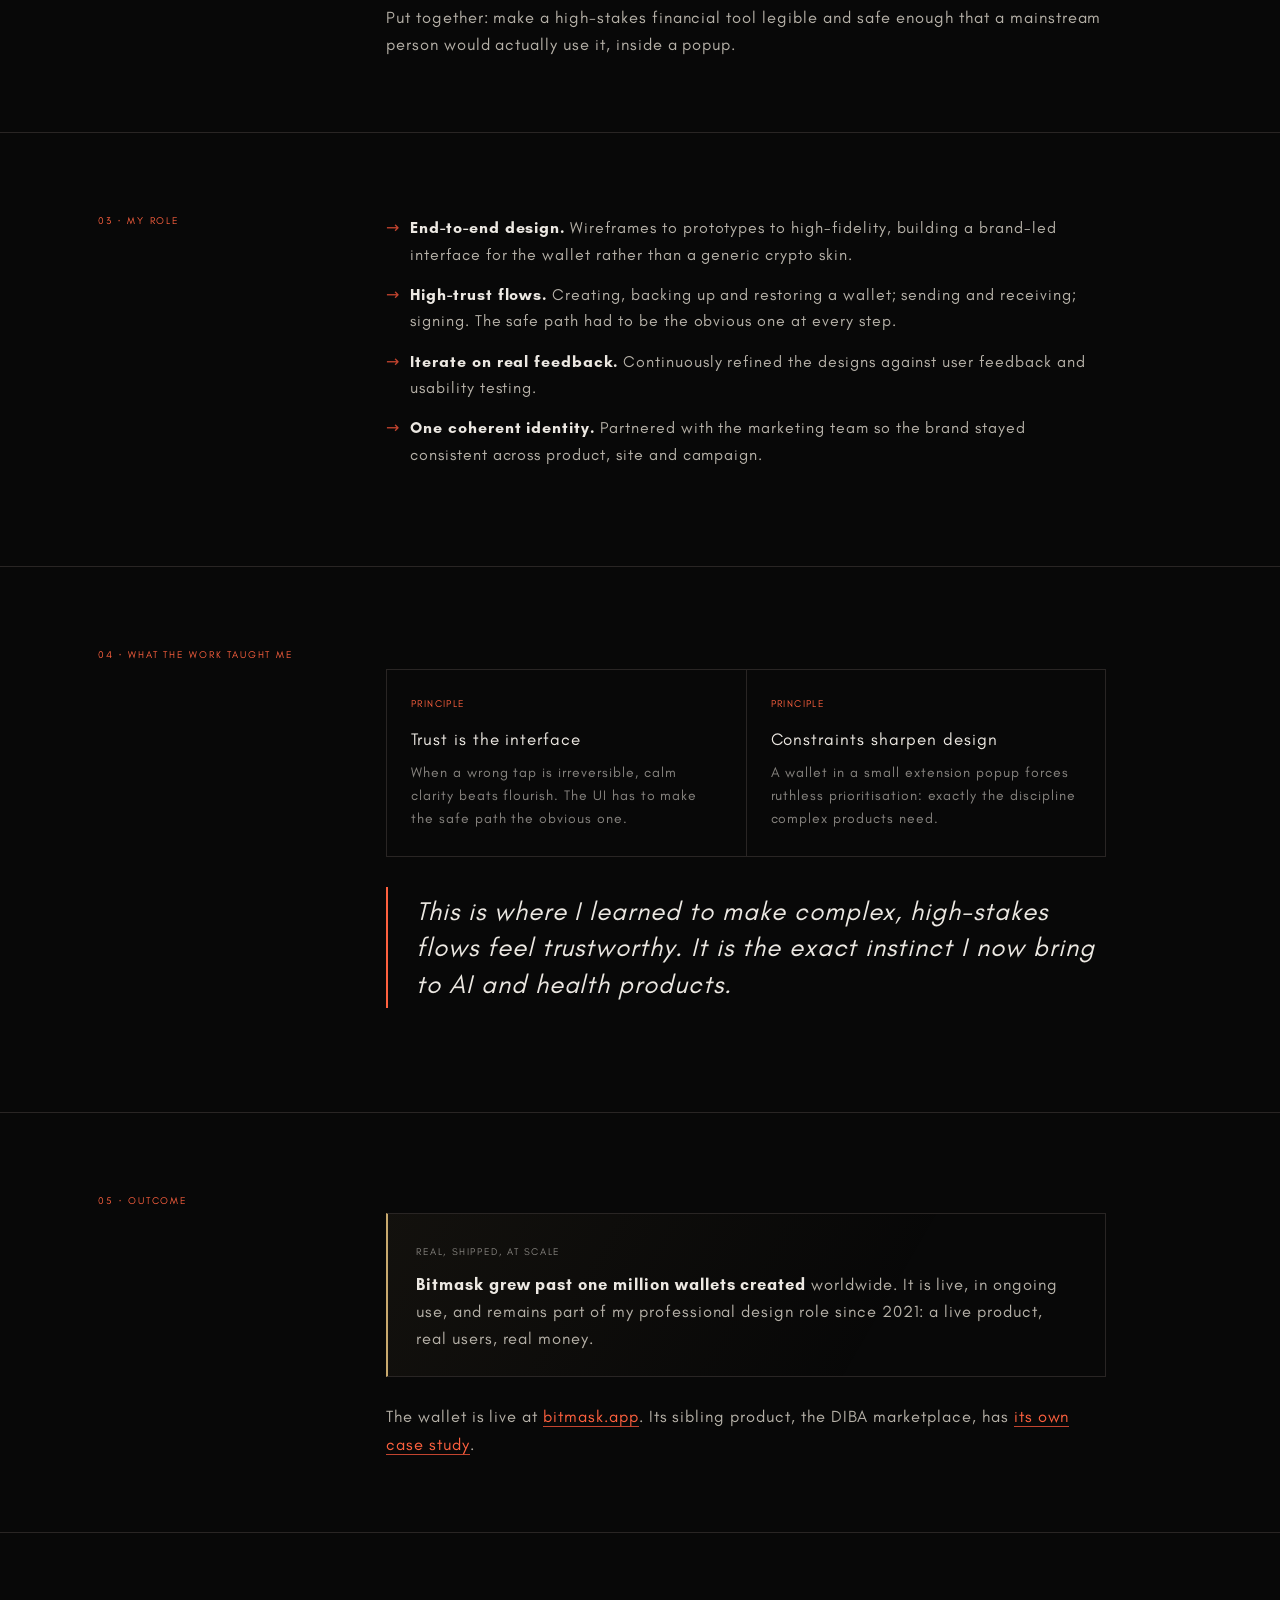
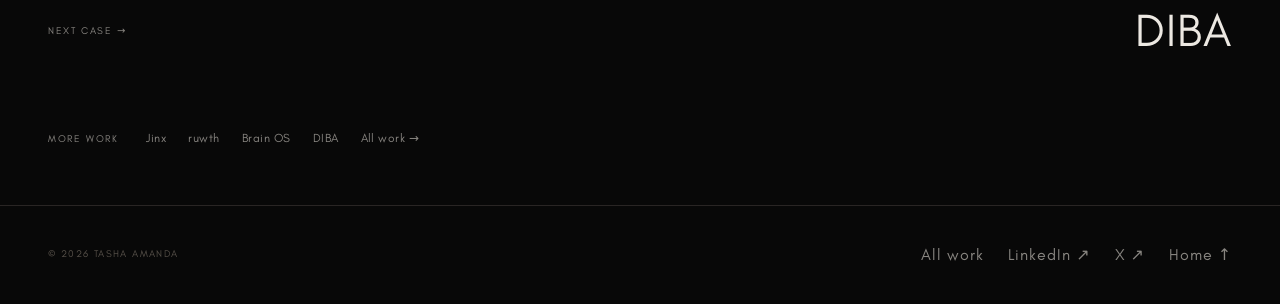
<file: work/bitmask.html>
<!DOCTYPE html>
<html lang="en">
<head>
  <meta charset="UTF-8" />
  <meta name="viewport" content="width=device-width, initial-scale=1.0" />
  <!-- Google tag (gtag.js) -->
  <script async src="https://www.googletagmanager.com/gtag/js?id=G-55PNJ9Z9YM"></script>
  <script>
    window.dataLayer = window.dataLayer || [];
    function gtag(){dataLayer.push(arguments);}
    gtag('js', new Date());
    gtag('config', 'G-55PNJ9Z9YM');
  </script>
  <title>Bitmask · Self-custodial Bitcoin wallet · Tasha Amanda</title>
  <meta name="description" content="Bitmask: a self-custodial Bitcoin wallet in a browser extension, taproot and Lightning enabled, past one million wallets created. UI/UX design by Tasha Amanda." />
  <meta name="author" content="Tasha Amanda" />
  <meta name="robots" content="index, follow, max-image-preview:large" />
  <meta name="theme-color" content="#080808" />
  <link rel="canonical" href="https://tashaamanda.com/work/bitmask.html" />
  <meta property="og:type" content="article" />
  <meta property="og:title" content="Bitmask · Self-custodial Bitcoin wallet · Tasha Amanda" />
  <meta property="og:description" content="Bitmask: a self-custodial Bitcoin wallet in a browser extension, taproot and Lightning enabled, past one million wallets created. UI/UX design by Tasha Amanda." />
  <meta property="og:url" content="https://tashaamanda.com/work/bitmask.html" />
  <meta property="og:image" content="https://tashaamanda.com/assets/og-image.png" />
  <meta name="twitter:card" content="summary_large_image" />
  <meta name="twitter:creator" content="@tashaamandaa" />
  <meta name="twitter:title" content="Bitmask · Self-custodial Bitcoin wallet · Tasha Amanda" />
  <meta name="twitter:image" content="https://tashaamanda.com/assets/og-image.png" />
  <script type="application/ld+json">
  {"@context":"https://schema.org","@graph":[{"@type":"Article","@id":"https://tashaamanda.com/work/bitmask.html#case-study","mainEntityOfPage":"https://tashaamanda.com/work/bitmask.html","url":"https://tashaamanda.com/work/bitmask.html","headline":"Bitmask: UX design for a self-custodial Bitcoin wallet","name":"Bitmask case study","description":"Bitmask: a self-custodial Bitcoin wallet in a browser extension, taproot and Lightning enabled, past one million wallets created. UI/UX design by Tasha Amanda.","author":{"@id":"https://tashaamanda.com/#tasha-amanda"},"publisher":{"@id":"https://tashaamanda.com/#tasha-amanda"},"isPartOf":{"@id":"https://tashaamanda.com/#website"},"datePublished":"2026-07-07","dateModified":"2026-10-01","inLanguage":"en","image":"https://tashaamanda.com/assets/og-image.png","keywords":["Bitcoin wallet","self-custody","wallet UX","Web3 design"],"genre":"Product design case study","about":{"@type":"SoftwareApplication","name":"Bitmask","applicationCategory":"FinanceApplication","operatingSystem":"Browser extension","description":"A self-custodial, Bitcoin-only wallet delivered as a browser extension: taproot and Lightning enabled, with over one million wallets created.","url":"https://bitmask.app","publisher":{"@type":"Organization","name":"DIBA Global Inc","url":"https://diba.io"},"contributor":{"@id":"https://tashaamanda.com/#tasha-amanda"}}},{"@type":"BreadcrumbList","itemListElement":[{"@type":"ListItem","position":1,"name":"Tasha Amanda","item":"https://tashaamanda.com/"},{"@type":"ListItem","position":2,"name":"Work","item":"https://tashaamanda.com/#work"},{"@type":"ListItem","position":3,"name":"Bitmask","item":"https://tashaamanda.com/work/bitmask.html"}]}]}
  </script>
  <link rel="icon" type="image/svg+xml" href="/assets/favicon.svg?v=2" />
  <link rel="icon" type="image/png" sizes="32x32" href="/assets/favicon-32.png?v=2" />
  <link rel="apple-touch-icon" sizes="180x180" href="/assets/apple-touch-icon.png?v=2" />
  <link rel="preconnect" href="https://fonts.googleapis.com" />
  <link rel="preconnect" href="https://fonts.gstatic.com" crossorigin />
  <link href="https://fonts.googleapis.com/css2?family=Space+Mono:wght@400;700&display=swap" rel="stylesheet" />
  <link rel="stylesheet" href="../assets/css/style.css?v=ember4" />
</head>
<body class="w-pf">
  <canvas class="site-bg" aria-hidden="true"></canvas>
  <div class="scroll-progress"></div>
  <nav class="nav">
    <a href="../index.html" class="nav-brand">Tasha&nbsp;Amanda<span class="dot">.</span></a>
    <button class="nav-toggle" aria-label="Menu"><span></span><span></span><span></span></button>
    <div class="nav-links">
      <a class="nav-link" href="../index.html#work">Work</a>
      <a class="nav-link" href="../index.html#process">Process</a>
      <a class="nav-link" href="../index.html#experience">Experience</a>
      <a class="nav-link" href="../index.html#about">About</a>
      <a class="nav-link" href="../index.html#contact">Contact</a>
    </div>
  </nav>

  <!-- HERO -->
  <header class="cs-hero">
    <div class="wrap">
      <p class="cs-kicker">Case 04 · Web3 · Product &amp; UI/UX design</p>
      <h1 class="cs-title" data-scramble="Bitmask">Bitmask</h1>
      <p class="cs-tagline">A <em>self-custodial</em> Bitcoin wallet that lives in a browser extension. There is no "forgot password" in self-custody, so the interface had to make irreversible actions feel calm, legible and safe. It grew past one million wallets created.</p>

      <div class="cs-meta-grid">
        <div class="cs-meta"><div class="k">Role</div><div class="v">UI/UX Designer, process &amp; visual design</div></div>
        <div class="cs-meta"><div class="k">Where</div><div class="v">DIBA Global Inc · Remote · 2021 – Present</div></div>
        <div class="cs-meta"><div class="k">Product</div><div class="v">bitmask.app</div></div>
        <div class="cs-meta"><div class="k">Status</div><div class="v"><span class="status status--shipped">Shipped · 1M+ wallets</span></div></div>
      </div>
    </div>
  </header>

  <!-- CONTEXT -->
  <section class="cs-section">
    <div class="wrap"><div class="cs-layout">
      <div class="lbl">01 · Context</div>
      <div class="cs-body">
        <p class="cs-lead">A wallet where the user, and only the user, holds the keys. The interface is the only safety net.</p>
        <p><strong>Bitmask</strong> is a Bitcoin-only, self-custodial wallet delivered as a browser extension: taproot and Lightning enabled, and the on-ramp to assets issued on RGB smart contracts. Self-custody means no custodian, no account recovery desk and no one to reverse a mistake. Whatever confidence the user feels has to come from the interface itself.</p>
        <p>I was the designer on Bitmask at DIBA Global, owning the design process and the visual design. Bitmask is a separate product from the DIBA marketplace: one company, two products, each with its own job and its own interface.</p>
      </div>
    </div></div>
  </section>

  <!-- PROBLEM -->
  <section class="cs-section">
    <div class="wrap"><div class="cs-layout">
      <div class="lbl">02 · The problem</div>
      <div class="cs-body">
        <p>Two hard constraints defined the design work:</p>
        <ul class="cs-list">
          <li><strong>Mistakes are irreversible.</strong> In a self-custodial wallet there is no "forgot password" and no support line to undo a bad transaction. The interface is the only thing standing between a user and a permanent loss. Confidence and clarity at every step were not polish; they were the product.</li>
          <li><strong>A brutal surface.</strong> A browser-extension popup is a tiny canvas. Every step and every pixel has to earn its place while keeping a high-trust financial flow calm.</li>
        </ul>
        <p>Put together: make a high-stakes financial tool legible and safe enough that a mainstream person would actually use it, inside a popup.</p>
      </div>
    </div></div>
  </section>

  <!-- ROLE -->
  <section class="cs-section">
    <div class="wrap"><div class="cs-layout">
      <div class="lbl">03 · My role</div>
      <div class="cs-body">
        <ul class="cs-list">
          <li><strong>End-to-end design.</strong> Wireframes to prototypes to high-fidelity, building a brand-led interface for the wallet rather than a generic crypto skin.</li>
          <li><strong>High-trust flows.</strong> Creating, backing up and restoring a wallet; sending and receiving; signing. The safe path had to be the obvious one at every step.</li>
          <li><strong>Iterate on real feedback.</strong> Continuously refined the designs against user feedback and usability testing.</li>
          <li><strong>One coherent identity.</strong> Partnered with the marketing team so the brand stayed consistent across product, site and campaign.</li>
        </ul>
      </div>
    </div></div>
  </section>

  <!-- PRINCIPLES -->
  <section class="cs-section">
    <div class="wrap"><div class="cs-layout">
      <div class="lbl">04 · What the work taught me</div>
      <div class="cs-body">
        <div class="cs-cards">
          <div class="cs-card"><div class="n">Principle</div><h5>Trust is the interface</h5><p>When a wrong tap is irreversible, calm clarity beats flourish. The UI has to make the safe path the obvious one.</p></div>
          <div class="cs-card"><div class="n">Principle</div><h5>Constraints sharpen design</h5><p>A wallet in a small extension popup forces ruthless prioritisation: exactly the discipline complex products need.</p></div>
        </div>
        <div class="cs-quote">This is where I learned to make complex, high-stakes flows feel trustworthy. It is the exact instinct I now bring to AI and health products.</div>
      </div>
    </div></div>
  </section>

  <!-- OUTCOME -->
  <section class="cs-section">
    <div class="wrap"><div class="cs-layout">
      <div class="lbl">05 · Outcome</div>
      <div class="cs-body">
        <div class="cs-status">
          <div class="lbl">Real, shipped, at scale</div>
          <p><strong>Bitmask grew past one million wallets created</strong> worldwide. It is live, in ongoing use, and remains part of my professional design role since 2021: a live product, real users, real money.</p>
        </div>
        <p>The wallet is live at <a class="inline" href="https://bitmask.app" target="_blank" rel="noopener">bitmask.app</a>. Its sibling product, the DIBA marketplace, has <a class="inline" href="diba.html">its own case study</a>.</p>
      </div>
    </div></div>
  </section>

  <div class="cs-next">
    <span class="lbl">Next case →</span>
    <a href="diba.html">DIBA</a>
  </div>

  <nav class="cs-more" aria-label="More case studies by Tasha Amanda">
    <span class="lbl">More work</span>
    <div class="cs-more-links">
      <a href="jinx.html">Jinx</a>
      <a href="ruwth.html">ruwth</a>
      <a href="brain-os.html">Brain OS</a>
      <a href="diba.html">DIBA</a>
      <a href="../index.html#work">All work →</a>
    </div>
  </nav>

  <footer>
    <span class="f-item">© 2026 Tasha Amanda</span>
    <div class="f-links">
      <a href="../index.html#work">All work</a>
      <a href="https://www.linkedin.com/in/tashaamanda87" target="_blank" rel="me noopener">LinkedIn ↗</a>
      <a href="https://x.com/tashaamandaa" target="_blank" rel="me noopener">X ↗</a>
      <a href="../index.html#top">Home ↑</a>
    </div>
  </footer>

  <script src="../assets/js/main.js?v=ember3"></script>
  <!-- Cloudflare Web Analytics (privacy-first, cookieless). Get your token: Cloudflare dashboard > Web Analytics > add site (tashaamanda.com) > copy the beacon token, then replace 6d5c77263c5c4151a20d59f7d76f1835 below. (If you host the domain on Cloudflare with the proxy on, you can delete this and use Automatic Setup instead.) -->
  <script defer src="https://static.cloudflareinsights.com/beacon.min.js" data-cf-beacon='{"token": "6d5c77263c5c4151a20d59f7d76f1835"}'></script>
  <script src="../assets/js/hero-bg.js?v=ember3"></script>
</body>
</html>
</file>
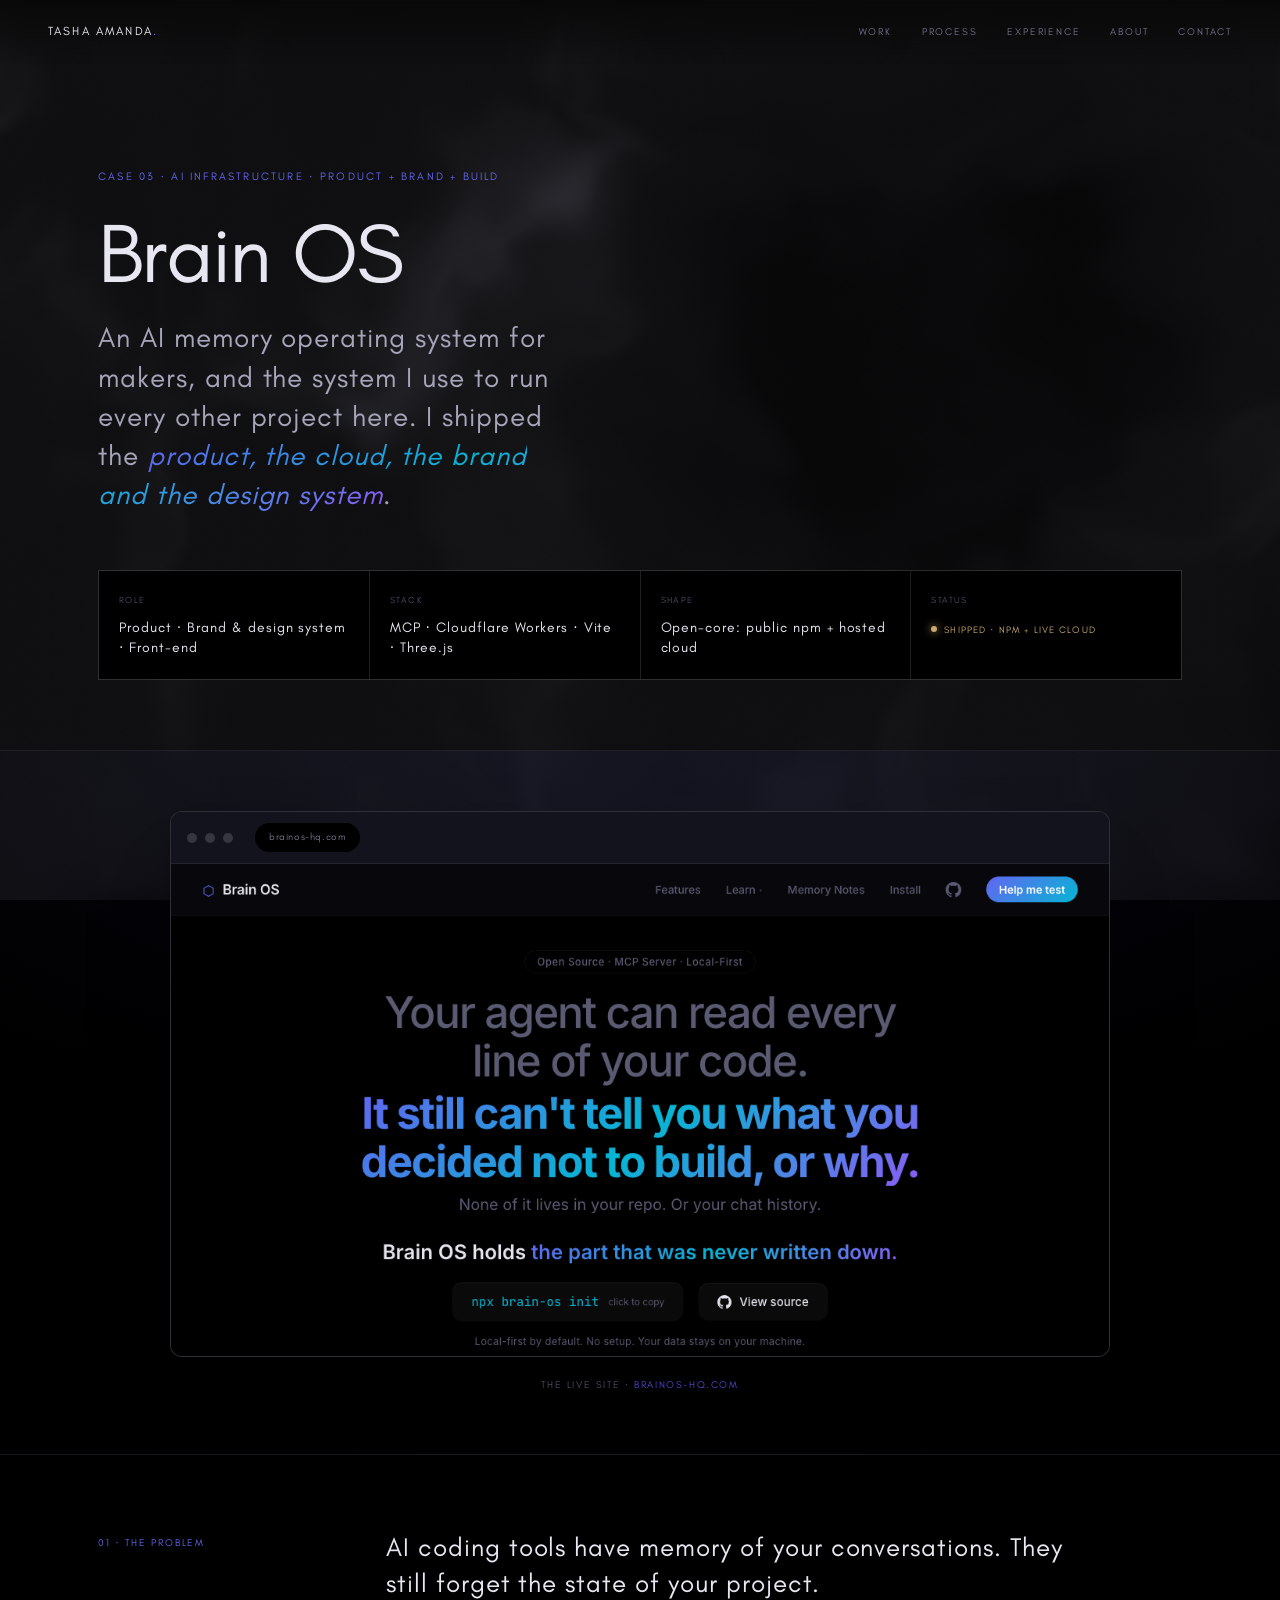
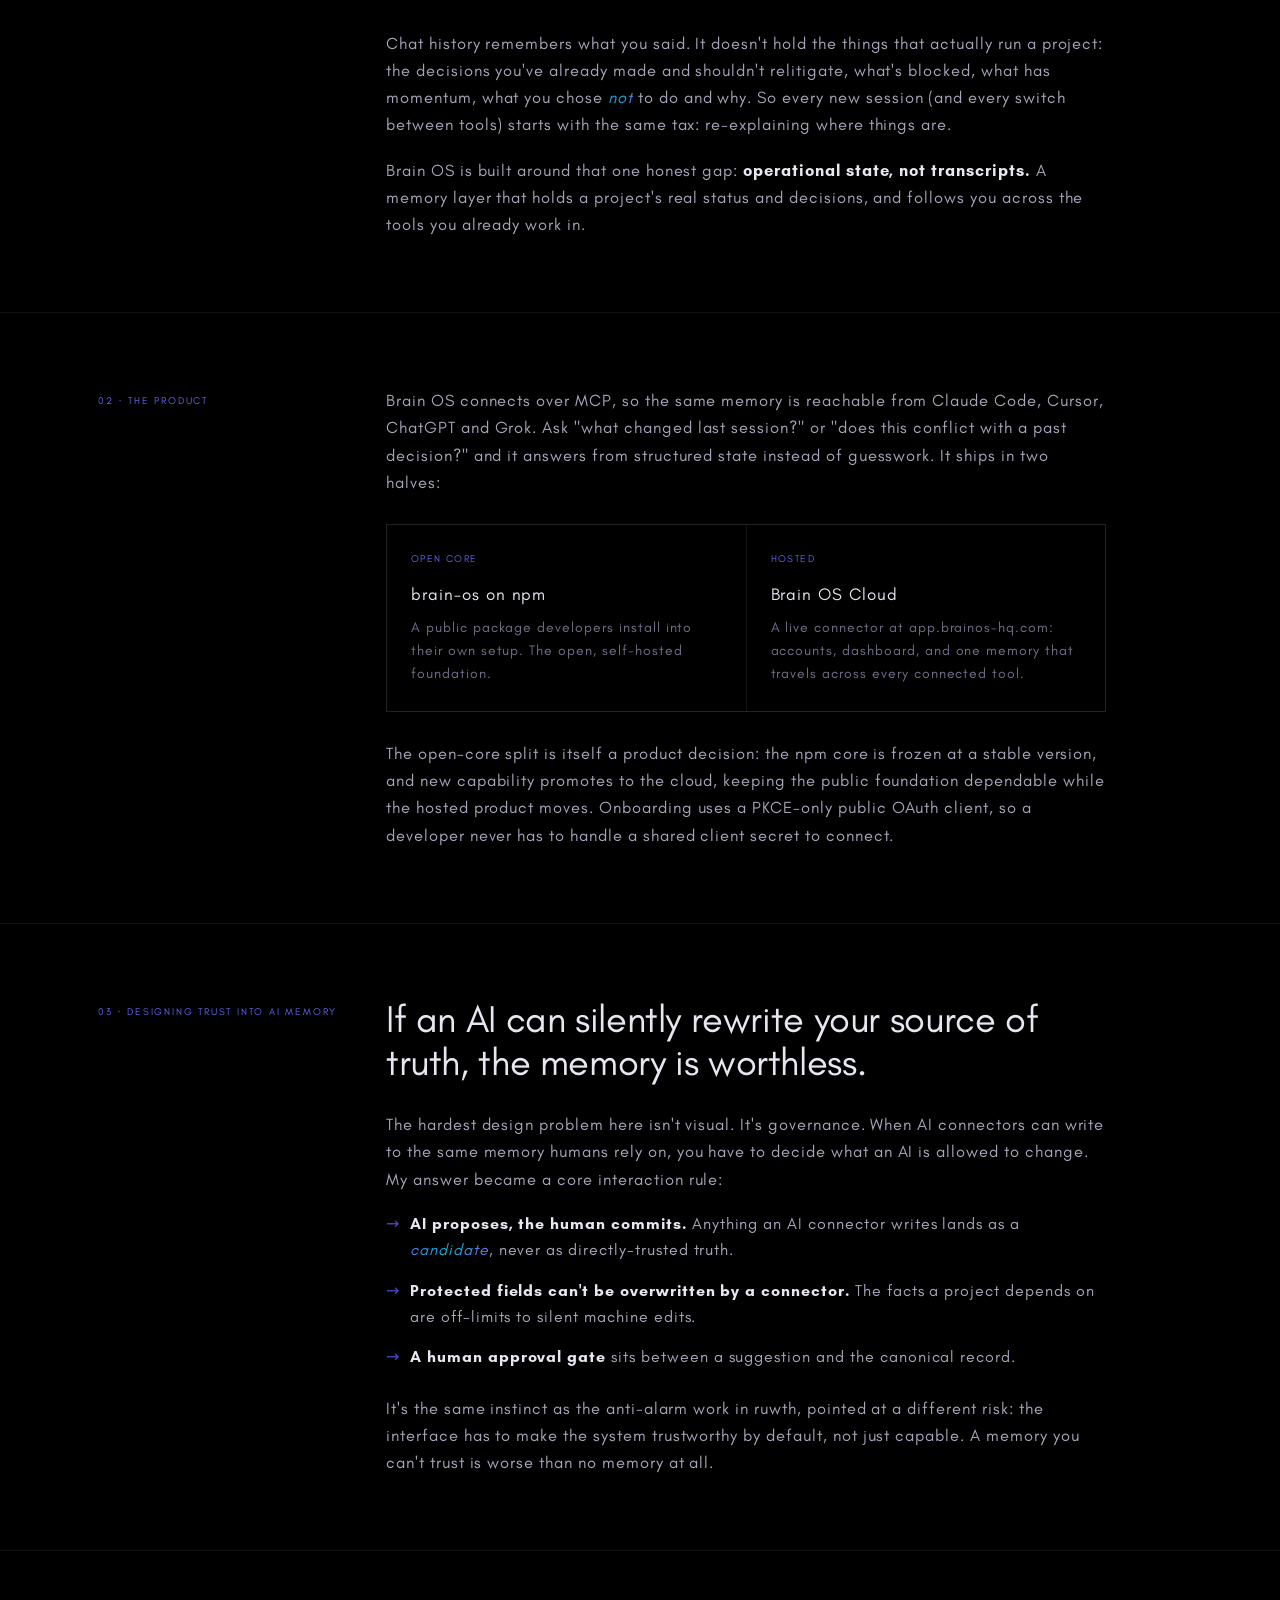
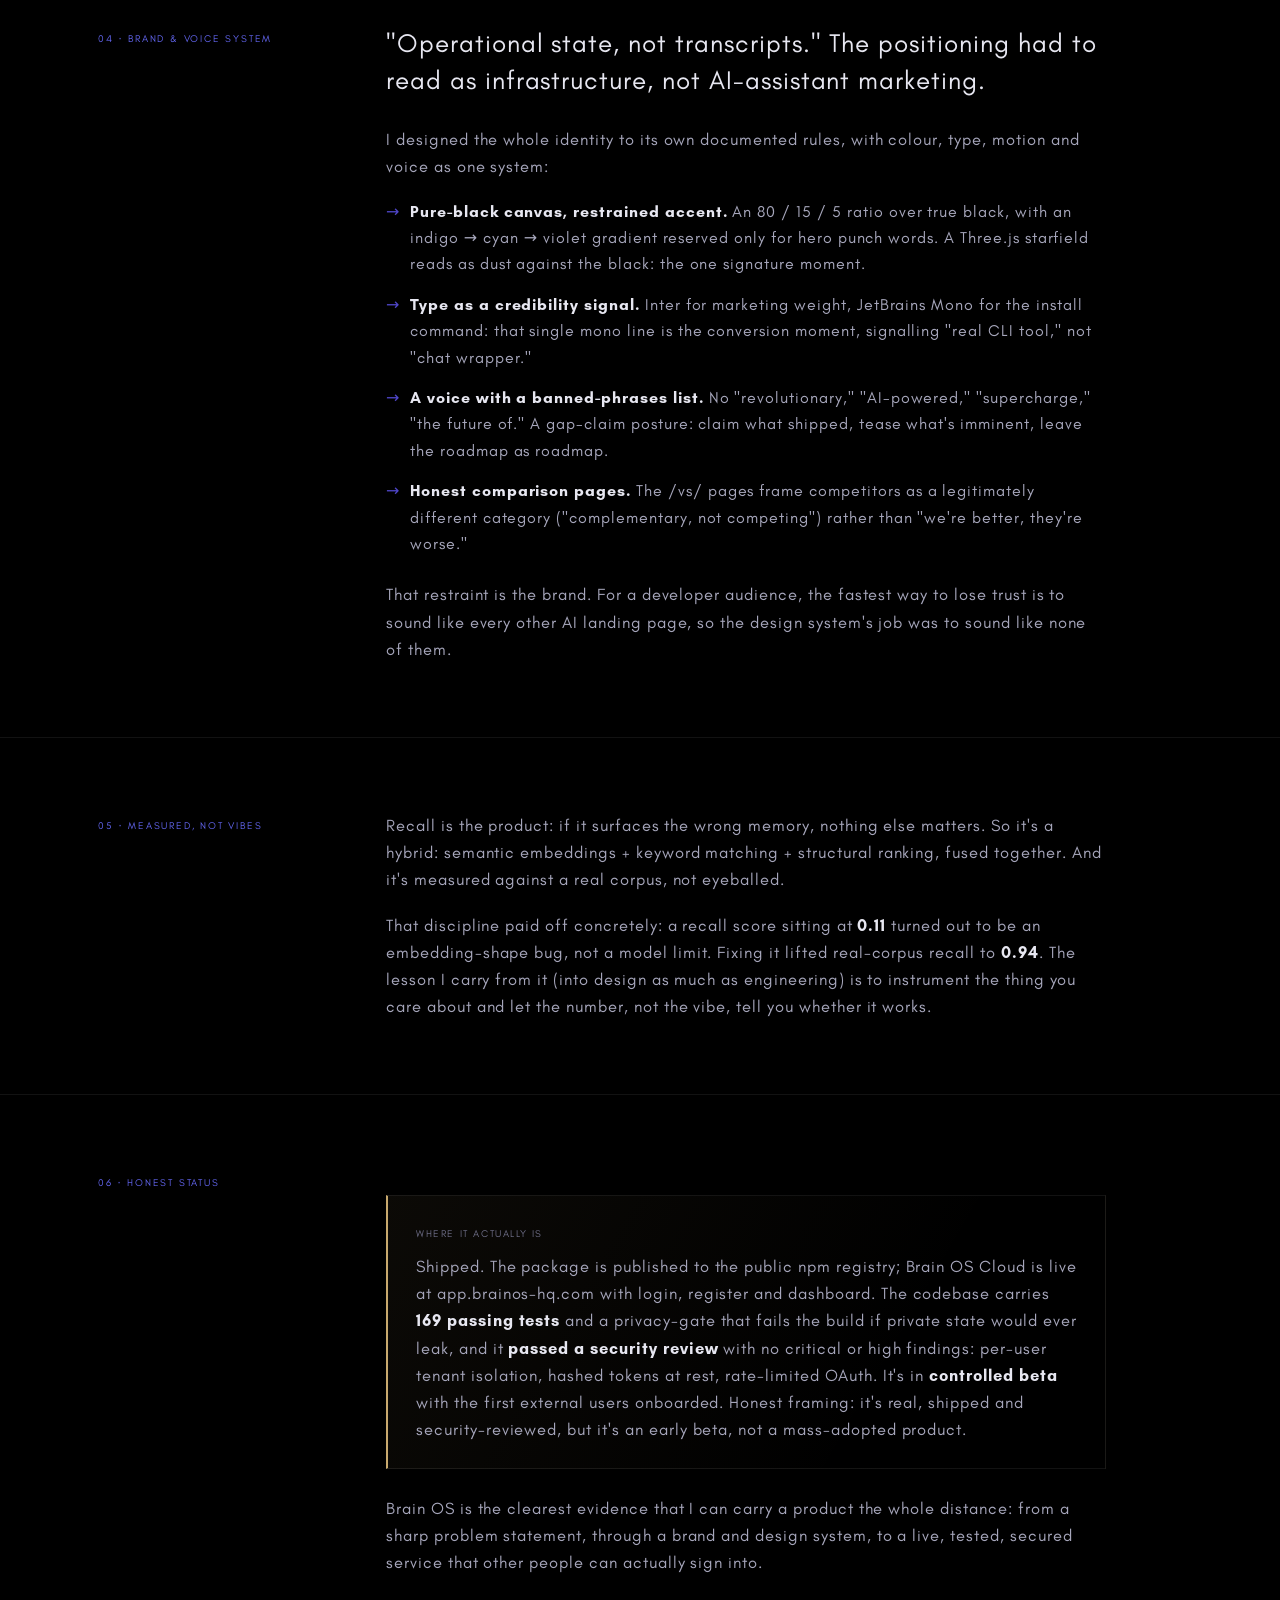
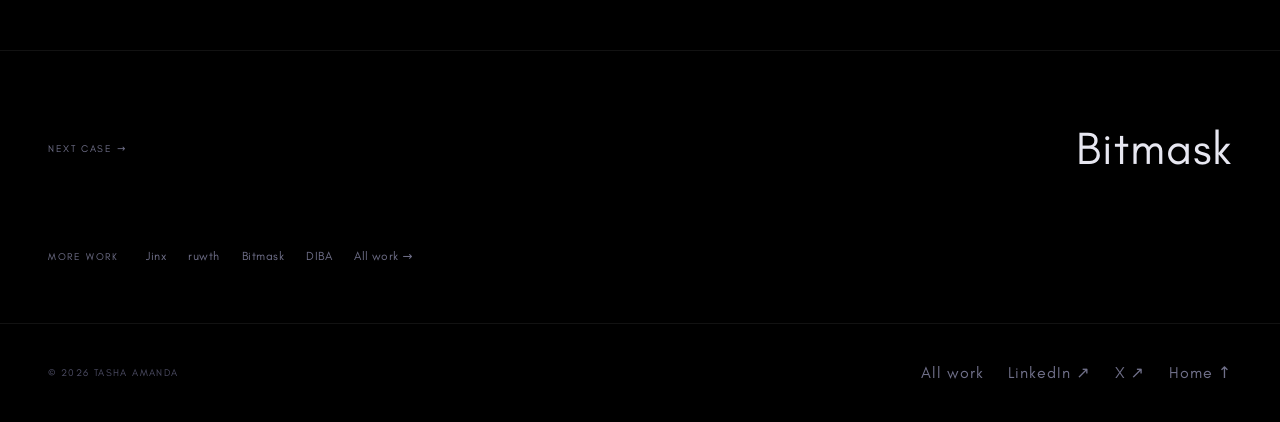
<file: work/brain-os.html>
<!DOCTYPE html>
<html lang="en">
<head>
  <meta charset="UTF-8" />
  <meta name="viewport" content="width=device-width, initial-scale=1.0" />
  <!-- Google tag (gtag.js) -->
  <script async src="https://www.googletagmanager.com/gtag/js?id=G-55PNJ9Z9YM"></script>
  <script>
    window.dataLayer = window.dataLayer || [];
    function gtag(){dataLayer.push(arguments);}
    gtag('js', new Date());
    gtag('config', 'G-55PNJ9Z9YM');
  </script>
  <title>Brain OS: AI memory operating system · Tasha Amanda</title>
  <meta name="description" content="Brain OS is an AI memory operating system for makers: a memory layer that keeps a project's real state, decisions and momentum and follows you across Claude Code, Cursor and ChatGPT over MCP. Product, brand, design system and front-end by Tasha Amanda, shipped as an open-core npm package plus a live cloud." />
  <meta name="author" content="Tasha Amanda" />
  <meta name="robots" content="index, follow, max-image-preview:large" />
  <meta name="theme-color" content="#080808" />
  <link rel="canonical" href="https://tashaamanda.com/work/brain-os.html" />
  <meta property="og:type" content="article" />
  <meta property="og:title" content="Brain OS: AI memory operating system · Tasha Amanda" />
  <meta property="og:description" content="Brain OS is an AI memory operating system for makers: a memory layer that keeps a project's real state, decisions and momentum and follows you across Claude Code, Cursor and ChatGPT over MCP. Product, brand, design system and front-end by Tasha Amanda, shipped as an open-core npm package plus a live cloud." />
  <meta property="og:url" content="https://tashaamanda.com/work/brain-os.html" />
  <meta property="og:image" content="https://tashaamanda.com/assets/og-image.png" />
  <meta name="twitter:card" content="summary_large_image" />
  <meta name="twitter:creator" content="@tashaamandaa" />
  <meta name="twitter:title" content="Brain OS: AI memory operating system · Tasha Amanda" />
  <meta name="twitter:image" content="https://tashaamanda.com/assets/og-image.png" />
  <script type="application/ld+json">
  {"@context":"https://schema.org","@graph":[{"@type":"Article","@id":"https://tashaamanda.com/work/brain-os.html#case-study","mainEntityOfPage":"https://tashaamanda.com/work/brain-os.html","url":"https://tashaamanda.com/work/brain-os.html","headline":"Brain OS: an AI memory operating system for makers","name":"Brain OS case study","description":"Brain OS is an AI memory operating system for makers: a memory layer that keeps a project's real state, decisions and momentum and follows you across Claude Code, Cursor and ChatGPT over MCP. Product, brand, design system and front-end by Tasha Amanda, shipped as an open-core npm package plus a live cloud.","author":{"@id":"https://tashaamanda.com/#tasha-amanda"},"publisher":{"@id":"https://tashaamanda.com/#tasha-amanda"},"isPartOf":{"@id":"https://tashaamanda.com/#website"},"datePublished":"2026-07-07","dateModified":"2026-10-01","inLanguage":"en","image":"https://tashaamanda.com/assets/og-image.png","keywords":["AI memory","brain operating system","MCP","developer tools","design system"],"genre":"Product design case study","about":{"@type":"SoftwareApplication","name":"Brain OS","applicationCategory":"DeveloperApplication","operatingSystem":"Cross-platform (MCP connector, npm package, web)","description":"An AI memory operating system: a memory layer that keeps a project's real state, decisions and momentum and follows you across Claude Code, Cursor, ChatGPT and Grok.","url":"https://brainos-hq.com","author":{"@id":"https://tashaamanda.com/#tasha-amanda"},"creator":{"@id":"https://tashaamanda.com/#tasha-amanda"}}},{"@type":"BreadcrumbList","itemListElement":[{"@type":"ListItem","position":1,"name":"Tasha Amanda","item":"https://tashaamanda.com/"},{"@type":"ListItem","position":2,"name":"Work","item":"https://tashaamanda.com/#work"},{"@type":"ListItem","position":3,"name":"Brain OS","item":"https://tashaamanda.com/work/brain-os.html"}]}]}
  </script>
  <link rel="icon" type="image/svg+xml" href="/assets/favicon.svg?v=2" />
  <link rel="icon" type="image/png" sizes="32x32" href="/assets/favicon-32.png?v=2" />
  <link rel="apple-touch-icon" sizes="180x180" href="/assets/apple-touch-icon.png?v=2" />
  <link rel="preconnect" href="https://fonts.googleapis.com" />
  <link rel="preconnect" href="https://fonts.gstatic.com" crossorigin />
  <link href="https://fonts.googleapis.com/css2?family=Space+Mono:wght@400;700&display=swap" rel="stylesheet" />
  <link rel="stylesheet" href="../assets/css/style.css?v=ember4" />
</head>
<body class="w-brainos">
  <canvas class="site-bg" aria-hidden="true"></canvas>
  <div class="scroll-progress"></div>
  <nav class="nav">
    <a href="../index.html" class="nav-brand">Tasha&nbsp;Amanda<span class="dot">.</span></a>
    <button class="nav-toggle" aria-label="Menu"><span></span><span></span><span></span></button>
    <div class="nav-links">
      <a class="nav-link" href="../index.html#work">Work</a>
      <a class="nav-link" href="../index.html#process">Process</a>
      <a class="nav-link" href="../index.html#experience">Experience</a>
      <a class="nav-link" href="../index.html#about">About</a>
      <a class="nav-link" href="../index.html#contact">Contact</a>
    </div>
  </nav>

  <!-- HERO -->
  <header class="cs-hero">
    <div class="wrap">
      <p class="cs-kicker">Case 03 · AI infrastructure · Product + brand + build</p>
      <h1 class="cs-title">Brain OS</h1>
      <p class="cs-tagline">An AI memory operating system for makers, and the system I use to run every other project here. I shipped the <em>product, the cloud, the brand and the design system</em>.</p>

      <div class="cs-meta-grid">
        <div class="cs-meta"><div class="k">Role</div><div class="v">Product · Brand &amp; design system · Front-end</div></div>
        <div class="cs-meta"><div class="k">Stack</div><div class="v">MCP · Cloudflare Workers · Vite · Three.js</div></div>
        <div class="cs-meta"><div class="k">Shape</div><div class="v">Open-core: public npm + hosted cloud</div></div>
        <div class="cs-meta"><div class="k">Status</div><div class="v"><span class="status status--shipped">Shipped · npm + live cloud</span></div></div>
      </div>
    </div>
  </header>

  <!-- LIVE PRODUCT SHOT -->
  <section class="showcase dark">
    <div class="wrap">
      <div class="mockup-browser">
        <div class="bar"><i></i><i></i><i></i><span class="url">brainos-hq.com</span></div>
        <img src="../assets/img/brain-os-home.png" alt="Brain OS live homepage: the hero, install command and gap-claim positioning" loading="lazy" />
      </div>
      <p class="mockup-cap">The live site · <a href="https://brainos-hq.com" target="_blank" rel="noopener">brainos-hq.com</a></p>
    </div>
  </section>

  <!-- PROBLEM -->
  <section class="cs-section">
    <div class="wrap"><div class="cs-layout">
      <div class="lbl">01 · The problem</div>
      <div class="cs-body">
        <p class="cs-lead">AI coding tools have memory of your conversations. They still forget the state of your project.</p>
        <p>Chat history remembers what you said. It doesn't hold the things that actually run a project: the decisions you've already made and shouldn't relitigate, what's blocked, what has momentum, what you chose <em>not</em> to do and why. So every new session (and every switch between tools) starts with the same tax: re-explaining where things are.</p>
        <p>Brain OS is built around that one honest gap: <strong>operational state, not transcripts.</strong> A memory layer that holds a project's real status and decisions, and follows you across the tools you already work in.</p>
      </div>
    </div></div>
  </section>

  <!-- THE PRODUCT -->
  <section class="cs-section">
    <div class="wrap"><div class="cs-layout">
      <div class="lbl">02 · The product</div>
      <div class="cs-body">
        <p>Brain OS connects over MCP, so the same memory is reachable from Claude Code, Cursor, ChatGPT and Grok. Ask "what changed last session?" or "does this conflict with a past decision?" and it answers from structured state instead of guesswork. It ships in two halves:</p>
        <div class="cs-cards">
          <div class="cs-card"><div class="n">Open core</div><h5>brain-os on npm</h5><p>A public package developers install into their own setup. The open, self-hosted foundation.</p></div>
          <div class="cs-card"><div class="n">Hosted</div><h5>Brain OS Cloud</h5><p>A live connector at app.brainos-hq.com: accounts, dashboard, and one memory that travels across every connected tool.</p></div>
        </div>
        <p>The open-core split is itself a product decision: the npm core is frozen at a stable version, and new capability promotes to the cloud, keeping the public foundation dependable while the hosted product moves. Onboarding uses a PKCE-only public OAuth client, so a developer never has to handle a shared client secret to connect.</p>
      </div>
    </div></div>
  </section>

  <!-- TRUST UX -->
  <section class="cs-section">
    <div class="wrap"><div class="cs-layout">
      <div class="lbl">03 · Designing trust into AI memory</div>
      <div class="cs-body">
        <h3>If an AI can silently rewrite your source of truth, the memory is worthless.</h3>
        <p>The hardest design problem here isn't visual. It's governance. When AI connectors can write to the same memory humans rely on, you have to decide what an AI is allowed to change. My answer became a core interaction rule:</p>
        <ul class="cs-list">
          <li><strong>AI proposes, the human commits.</strong> Anything an AI connector writes lands as a <em>candidate</em>, never as directly-trusted truth.</li>
          <li><strong>Protected fields can't be overwritten by a connector.</strong> The facts a project depends on are off-limits to silent machine edits.</li>
          <li><strong>A human approval gate</strong> sits between a suggestion and the canonical record.</li>
        </ul>
        <p>It's the same instinct as the anti-alarm work in ruwth, pointed at a different risk: the interface has to make the system trustworthy by default, not just capable. A memory you can't trust is worse than no memory at all.</p>
      </div>
    </div></div>
  </section>

  <!-- BRAND & VOICE -->
  <section class="cs-section">
    <div class="wrap"><div class="cs-layout">
      <div class="lbl">04 · Brand &amp; voice system</div>
      <div class="cs-body">
        <p class="cs-lead">"Operational state, not transcripts." The positioning had to read as infrastructure, not AI-assistant marketing.</p>
        <p>I designed the whole identity to its own documented rules, with colour, type, motion and voice as one system:</p>
        <ul class="cs-list">
          <li><strong>Pure-black canvas, restrained accent.</strong> An 80 / 15 / 5 ratio over true black, with an indigo → cyan → violet gradient reserved only for hero punch words. A Three.js starfield reads as dust against the black: the one signature moment.</li>
          <li><strong>Type as a credibility signal.</strong> Inter for marketing weight, JetBrains Mono for the install command: that single mono line is the conversion moment, signalling "real CLI tool," not "chat wrapper."</li>
          <li><strong>A voice with a banned-phrases list.</strong> No "revolutionary," "AI-powered," "supercharge," "the future of." A gap-claim posture: claim what shipped, tease what's imminent, leave the roadmap as roadmap.</li>
          <li><strong>Honest comparison pages.</strong> The /vs/ pages frame competitors as a legitimately different category ("complementary, not competing") rather than "we're better, they're worse."</li>
        </ul>
        <p>That restraint is the brand. For a developer audience, the fastest way to lose trust is to sound like every other AI landing page, so the design system's job was to sound like none of them.</p>
      </div>
    </div></div>
  </section>

  <!-- RECALL -->
  <section class="cs-section">
    <div class="wrap"><div class="cs-layout">
      <div class="lbl">05 · Measured, not vibes</div>
      <div class="cs-body">
        <p>Recall is the product: if it surfaces the wrong memory, nothing else matters. So it's a hybrid: semantic embeddings + keyword matching + structural ranking, fused together. And it's measured against a real corpus, not eyeballed.</p>
        <p>That discipline paid off concretely: a recall score sitting at <strong>0.11</strong> turned out to be an embedding-shape bug, not a model limit. Fixing it lifted real-corpus recall to <strong>0.94</strong>. The lesson I carry from it (into design as much as engineering) is to instrument the thing you care about and let the number, not the vibe, tell you whether it works.</p>
      </div>
    </div></div>
  </section>

  <!-- STATUS -->
  <section class="cs-section">
    <div class="wrap"><div class="cs-layout">
      <div class="lbl">06 · Honest status</div>
      <div class="cs-body">
        <div class="cs-status">
          <div class="lbl">Where it actually is</div>
          <p>Shipped. The package is published to the public npm registry; Brain OS Cloud is live at app.brainos-hq.com with login, register and dashboard. The codebase carries <strong>169 passing tests</strong> and a privacy-gate that fails the build if private state would ever leak, and it <strong>passed a security review</strong> with no critical or high findings: per-user tenant isolation, hashed tokens at rest, rate-limited OAuth. It's in <strong>controlled beta</strong> with the first external users onboarded. Honest framing: it's real, shipped and security-reviewed, but it's an early beta, not a mass-adopted product.</p>
        </div>
        <p>Brain OS is the clearest evidence that I can carry a product the whole distance: from a sharp problem statement, through a brand and design system, to a live, tested, secured service that other people can actually sign into.</p>
      </div>
    </div></div>
  </section>

  <div class="cs-next">
    <span class="lbl">Next case →</span>
    <a href="bitmask.html">Bitmask</a>
  </div>

  <nav class="cs-more" aria-label="More case studies by Tasha Amanda">
    <span class="lbl">More work</span>
    <div class="cs-more-links">
      <a href="jinx.html">Jinx</a>
      <a href="ruwth.html">ruwth</a>
      <a href="bitmask.html">Bitmask</a>
      <a href="diba.html">DIBA</a>
      <a href="../index.html#work">All work →</a>
    </div>
  </nav>

  <footer>
    <span class="f-item">© 2026 Tasha Amanda</span>
    <div class="f-links">
      <a href="../index.html#work">All work</a>
      <a href="https://www.linkedin.com/in/tashaamanda87" target="_blank" rel="me noopener">LinkedIn ↗</a>
      <a href="https://x.com/tashaamandaa" target="_blank" rel="me noopener">X ↗</a>
      <a href="../index.html#top">Home ↑</a>
    </div>
  </footer>

  <script src="../assets/js/main.js?v=ember3"></script>
  <!-- Cloudflare Web Analytics (privacy-first, cookieless). Get your token: Cloudflare dashboard > Web Analytics > add site (tashaamanda.com) > copy the beacon token, then replace 6d5c77263c5c4151a20d59f7d76f1835 below. (If you host the domain on Cloudflare with the proxy on, you can delete this and use Automatic Setup instead.) -->
  <script defer src="https://static.cloudflareinsights.com/beacon.min.js" data-cf-beacon='{"token": "6d5c77263c5c4151a20d59f7d76f1835"}'></script>
  <script src="../assets/js/hero-bg.js?v=ember3"></script>
</body>
</html>
</file>
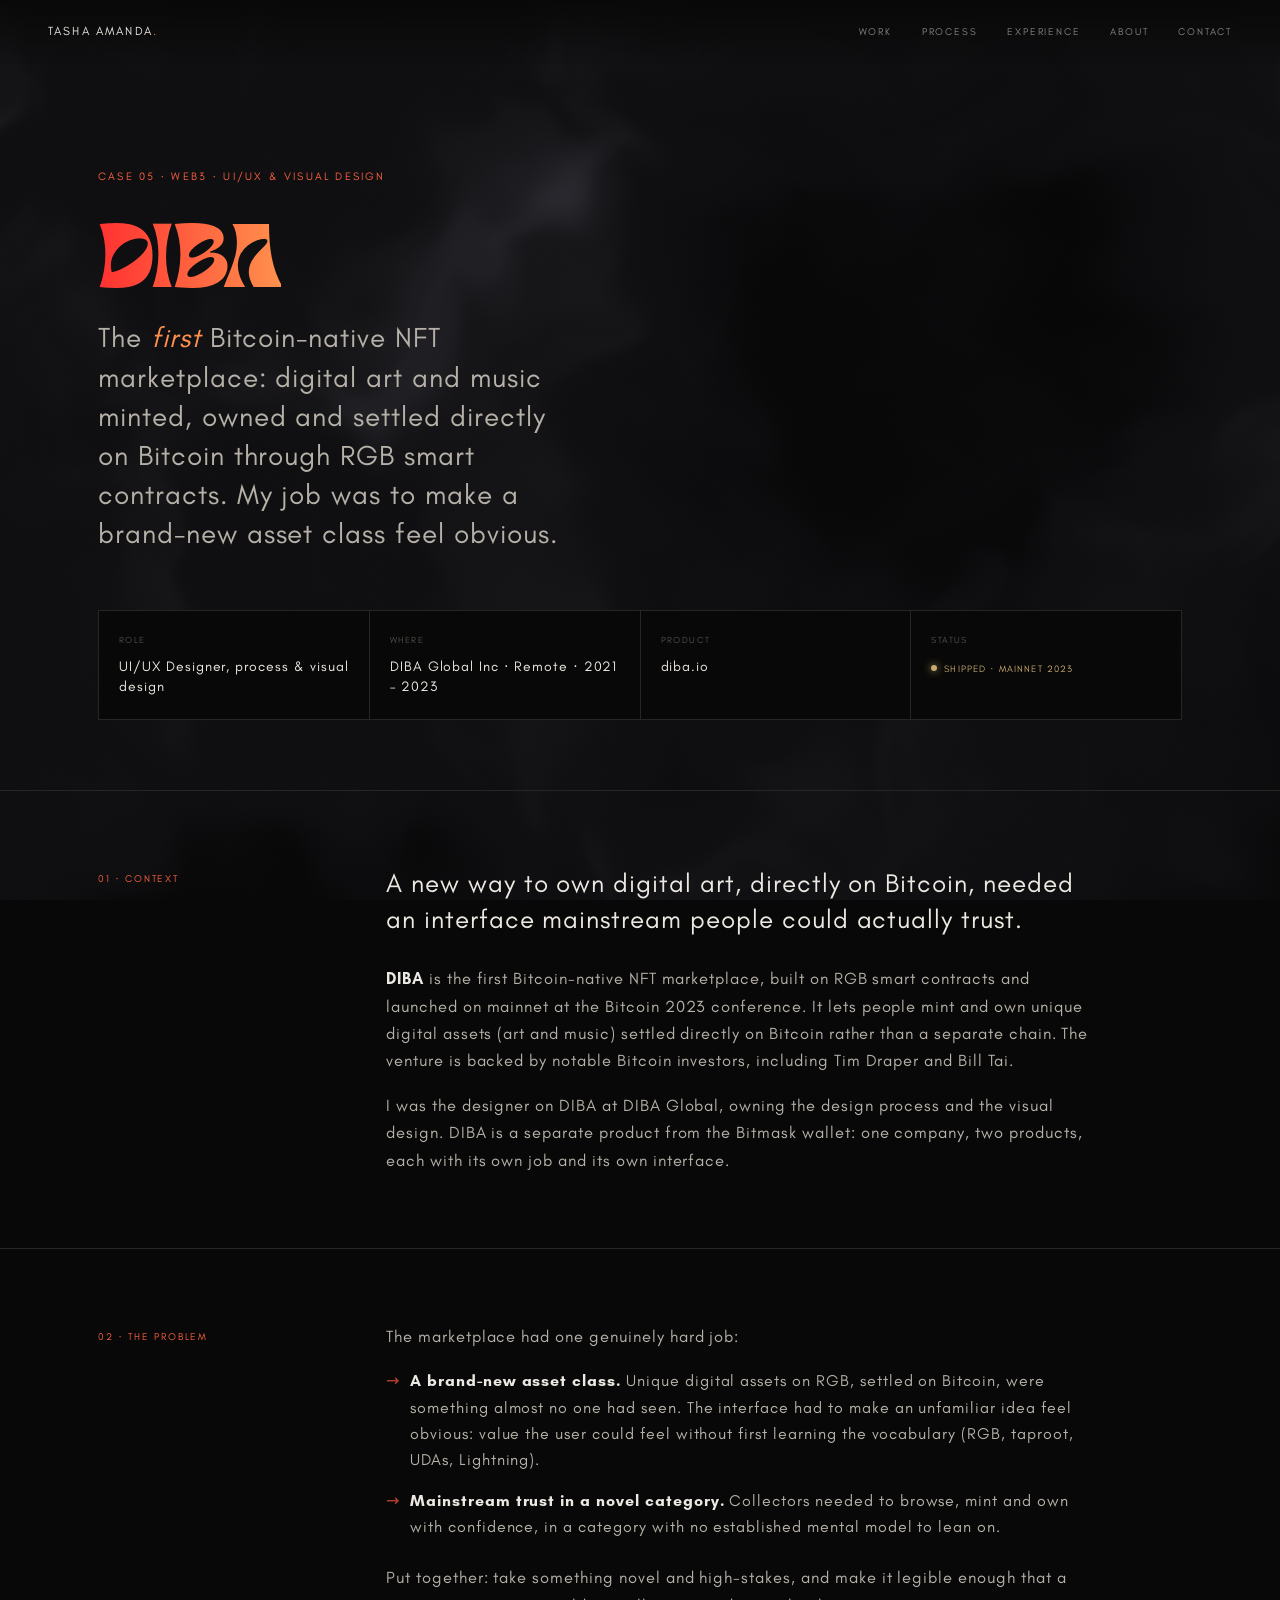
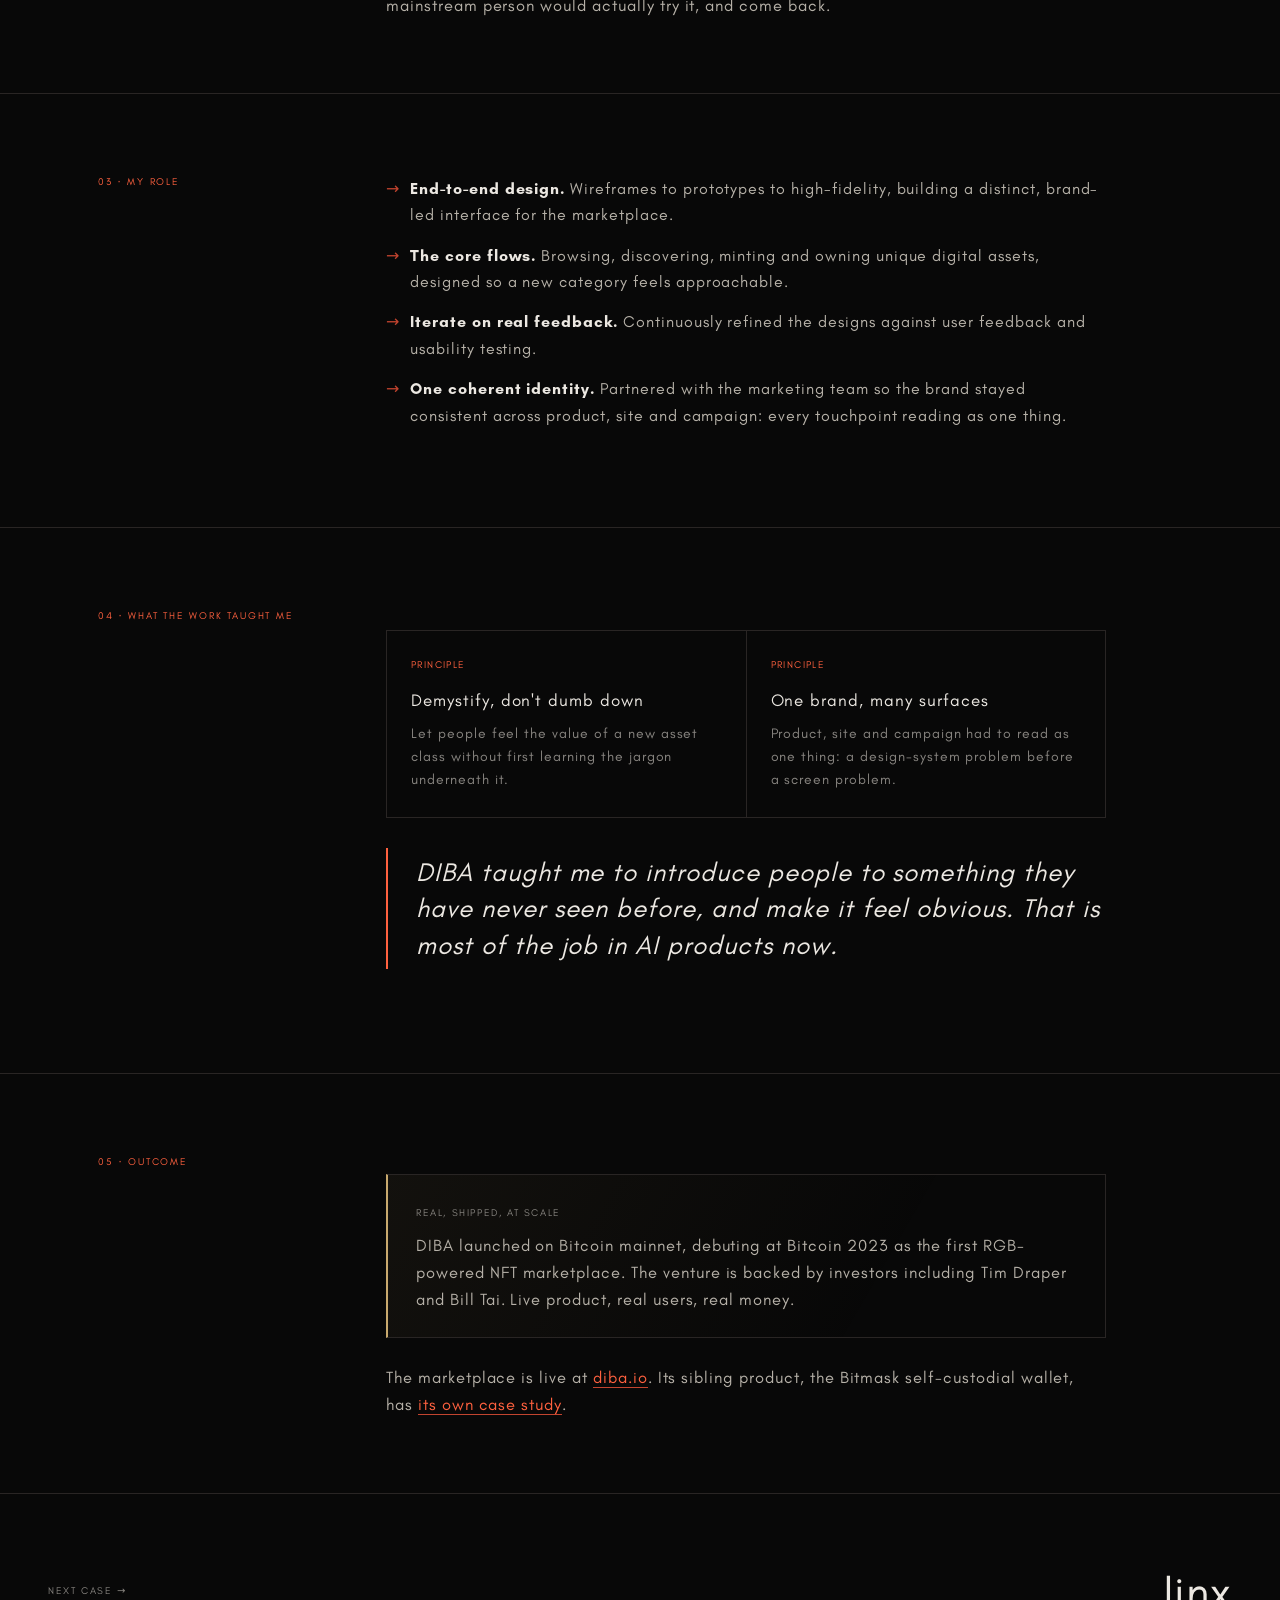
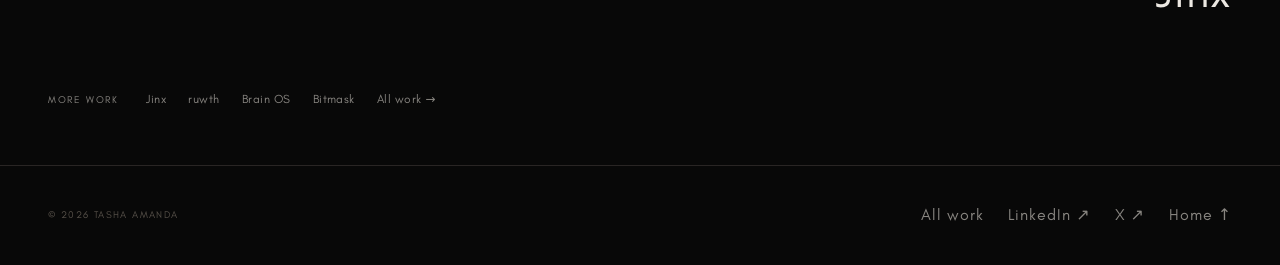
<file: work/diba.html>
<!DOCTYPE html>
<html lang="en">
<head>
  <meta charset="UTF-8" />
  <meta name="viewport" content="width=device-width, initial-scale=1.0" />
  <!-- Google tag (gtag.js) -->
  <script async src="https://www.googletagmanager.com/gtag/js?id=G-55PNJ9Z9YM"></script>
  <script>
    window.dataLayer = window.dataLayer || [];
    function gtag(){dataLayer.push(arguments);}
    gtag('js', new Date());
    gtag('config', 'G-55PNJ9Z9YM');
  </script>
  <title>DIBA · Bitcoin-native NFT marketplace · Tasha Amanda</title>
  <meta name="description" content="DIBA: the first Bitcoin-native NFT marketplace, built on RGB smart contracts and launched on mainnet at Bitcoin 2023. UI/UX and visual design by Tasha Amanda." />
  <meta name="author" content="Tasha Amanda" />
  <meta name="robots" content="index, follow, max-image-preview:large" />
  <meta name="theme-color" content="#080808" />
  <link rel="canonical" href="https://tashaamanda.com/work/diba.html" />
  <meta property="og:type" content="article" />
  <meta property="og:title" content="DIBA · Bitcoin-native NFT marketplace · Tasha Amanda" />
  <meta property="og:description" content="DIBA: the first Bitcoin-native NFT marketplace, built on RGB smart contracts and launched on mainnet at Bitcoin 2023. UI/UX and visual design by Tasha Amanda." />
  <meta property="og:url" content="https://tashaamanda.com/work/diba.html" />
  <meta property="og:image" content="https://tashaamanda.com/assets/og-image.png" />
  <meta name="twitter:card" content="summary_large_image" />
  <meta name="twitter:creator" content="@tashaamandaa" />
  <meta name="twitter:title" content="DIBA · Bitcoin-native NFT marketplace · Tasha Amanda" />
  <meta name="twitter:image" content="https://tashaamanda.com/assets/og-image.png" />
  <script type="application/ld+json">
  {"@context":"https://schema.org","@graph":[{"@type":"Article","@id":"https://tashaamanda.com/work/diba.html#case-study","mainEntityOfPage":"https://tashaamanda.com/work/diba.html","url":"https://tashaamanda.com/work/diba.html","headline":"DIBA: UX and visual design for the first Bitcoin-native NFT marketplace","name":"DIBA case study","description":"DIBA: the first Bitcoin-native NFT marketplace, built on RGB smart contracts and launched on mainnet at Bitcoin 2023. UI/UX and visual design by Tasha Amanda.","author":{"@id":"https://tashaamanda.com/#tasha-amanda"},"publisher":{"@id":"https://tashaamanda.com/#tasha-amanda"},"isPartOf":{"@id":"https://tashaamanda.com/#website"},"datePublished":"2026-07-07","dateModified":"2026-10-01","inLanguage":"en","image":"https://tashaamanda.com/assets/og-image.png","keywords":["NFT marketplace","Bitcoin","RGB smart contracts","Web3 UX"],"genre":"Product design case study","about":{"@type":"SoftwareApplication","name":"DIBA","applicationCategory":"Marketplace","operatingSystem":"Web","description":"The first Bitcoin-native NFT marketplace, built on RGB smart contracts and launched on mainnet at Bitcoin 2023.","url":"https://diba.io","publisher":{"@type":"Organization","name":"DIBA Global Inc","url":"https://diba.io"},"contributor":{"@id":"https://tashaamanda.com/#tasha-amanda"}}},{"@type":"BreadcrumbList","itemListElement":[{"@type":"ListItem","position":1,"name":"Tasha Amanda","item":"https://tashaamanda.com/"},{"@type":"ListItem","position":2,"name":"Work","item":"https://tashaamanda.com/#work"},{"@type":"ListItem","position":3,"name":"DIBA","item":"https://tashaamanda.com/work/diba.html"}]}]}
  </script>
  <link rel="icon" type="image/svg+xml" href="/assets/favicon.svg?v=2" />
  <link rel="icon" type="image/png" sizes="32x32" href="/assets/favicon-32.png?v=2" />
  <link rel="apple-touch-icon" sizes="180x180" href="/assets/apple-touch-icon.png?v=2" />
  <link rel="preconnect" href="https://fonts.googleapis.com" />
  <link rel="preconnect" href="https://fonts.gstatic.com" crossorigin />
  <link href="https://fonts.googleapis.com/css2?family=Space+Mono:wght@400;700&display=swap" rel="stylesheet" />
  <link rel="stylesheet" href="../assets/css/style.css?v=ember4" />
</head>
<body class="w-pf">
  <canvas class="site-bg" aria-hidden="true"></canvas>
  <div class="scroll-progress"></div>
  <nav class="nav">
    <a href="../index.html" class="nav-brand">Tasha&nbsp;Amanda<span class="dot">.</span></a>
    <button class="nav-toggle" aria-label="Menu"><span></span><span></span><span></span></button>
    <div class="nav-links">
      <a class="nav-link" href="../index.html#work">Work</a>
      <a class="nav-link" href="../index.html#process">Process</a>
      <a class="nav-link" href="../index.html#experience">Experience</a>
      <a class="nav-link" href="../index.html#about">About</a>
      <a class="nav-link" href="../index.html#contact">Contact</a>
    </div>
  </nav>

  <!-- HERO -->
  <header class="cs-hero">
    <div class="wrap">
      <p class="cs-kicker">Case 05 · Web3 · UI/UX &amp; visual design</p>
      <h1 class="cs-title" data-scramble="DIBA">DIBA</h1>
      <p class="cs-tagline">The <em>first</em> Bitcoin-native NFT marketplace: digital art and music minted, owned and settled directly on Bitcoin through RGB smart contracts. My job was to make a brand-new asset class feel obvious.</p>

      <div class="cs-meta-grid">
        <div class="cs-meta"><div class="k">Role</div><div class="v">UI/UX Designer, process &amp; visual design</div></div>
        <div class="cs-meta"><div class="k">Where</div><div class="v">DIBA Global Inc · Remote · 2021 – 2023</div></div>
        <div class="cs-meta"><div class="k">Product</div><div class="v">diba.io</div></div>
        <div class="cs-meta"><div class="k">Status</div><div class="v"><span class="status status--shipped">Shipped · mainnet 2023</span></div></div>
      </div>
    </div>
  </header>

  <!-- CONTEXT -->
  <section class="cs-section">
    <div class="wrap"><div class="cs-layout">
      <div class="lbl">01 · Context</div>
      <div class="cs-body">
        <p class="cs-lead">A new way to own digital art, directly on Bitcoin, needed an interface mainstream people could actually trust.</p>
        <p><strong>DIBA</strong> is the first Bitcoin-native NFT marketplace, built on RGB smart contracts and launched on mainnet at the Bitcoin 2023 conference. It lets people mint and own unique digital assets (art and music) settled directly on Bitcoin rather than a separate chain. The venture is backed by notable Bitcoin investors, including Tim Draper and Bill Tai.</p>
        <p>I was the designer on DIBA at DIBA Global, owning the design process and the visual design. DIBA is a separate product from the Bitmask wallet: one company, two products, each with its own job and its own interface.</p>
      </div>
    </div></div>
  </section>

  <!-- PROBLEM -->
  <section class="cs-section">
    <div class="wrap"><div class="cs-layout">
      <div class="lbl">02 · The problem</div>
      <div class="cs-body">
        <p>The marketplace had one genuinely hard job:</p>
        <ul class="cs-list">
          <li><strong>A brand-new asset class.</strong> Unique digital assets on RGB, settled on Bitcoin, were something almost no one had seen. The interface had to make an unfamiliar idea feel obvious: value the user could feel without first learning the vocabulary (RGB, taproot, UDAs, Lightning).</li>
          <li><strong>Mainstream trust in a novel category.</strong> Collectors needed to browse, mint and own with confidence, in a category with no established mental model to lean on.</li>
        </ul>
        <p>Put together: take something novel and high-stakes, and make it legible enough that a mainstream person would actually try it, and come back.</p>
      </div>
    </div></div>
  </section>

  <!-- ROLE -->
  <section class="cs-section">
    <div class="wrap"><div class="cs-layout">
      <div class="lbl">03 · My role</div>
      <div class="cs-body">
        <ul class="cs-list">
          <li><strong>End-to-end design.</strong> Wireframes to prototypes to high-fidelity, building a distinct, brand-led interface for the marketplace.</li>
          <li><strong>The core flows.</strong> Browsing, discovering, minting and owning unique digital assets, designed so a new category feels approachable.</li>
          <li><strong>Iterate on real feedback.</strong> Continuously refined the designs against user feedback and usability testing.</li>
          <li><strong>One coherent identity.</strong> Partnered with the marketing team so the brand stayed consistent across product, site and campaign: every touchpoint reading as one thing.</li>
        </ul>
      </div>
    </div></div>
  </section>

  <!-- PRINCIPLES -->
  <section class="cs-section">
    <div class="wrap"><div class="cs-layout">
      <div class="lbl">04 · What the work taught me</div>
      <div class="cs-body">
        <div class="cs-cards">
          <div class="cs-card"><div class="n">Principle</div><h5>Demystify, don't dumb down</h5><p>Let people feel the value of a new asset class without first learning the jargon underneath it.</p></div>
          <div class="cs-card"><div class="n">Principle</div><h5>One brand, many surfaces</h5><p>Product, site and campaign had to read as one thing: a design-system problem before a screen problem.</p></div>
        </div>
        <div class="cs-quote">DIBA taught me to introduce people to something they have never seen before, and make it feel obvious. That is most of the job in AI products now.</div>
      </div>
    </div></div>
  </section>

  <!-- OUTCOME -->
  <section class="cs-section">
    <div class="wrap"><div class="cs-layout">
      <div class="lbl">05 · Outcome</div>
      <div class="cs-body">
        <div class="cs-status">
          <div class="lbl">Real, shipped, at scale</div>
          <p>DIBA launched on Bitcoin mainnet, debuting at Bitcoin 2023 as the first RGB-powered NFT marketplace. The venture is backed by investors including Tim Draper and Bill Tai. Live product, real users, real money.</p>
        </div>
        <p>The marketplace is live at <a class="inline" href="https://diba.io" target="_blank" rel="noopener">diba.io</a>. Its sibling product, the Bitmask self-custodial wallet, has <a class="inline" href="bitmask.html">its own case study</a>.</p>
      </div>
    </div></div>
  </section>

  <div class="cs-next">
    <span class="lbl">Next case →</span>
    <a href="jinx.html">Jinx</a>
  </div>

  <nav class="cs-more" aria-label="More case studies by Tasha Amanda">
    <span class="lbl">More work</span>
    <div class="cs-more-links">
      <a href="jinx.html">Jinx</a>
      <a href="ruwth.html">ruwth</a>
      <a href="brain-os.html">Brain OS</a>
      <a href="bitmask.html">Bitmask</a>
      <a href="../index.html#work">All work →</a>
    </div>
  </nav>

  <footer>
    <span class="f-item">© 2026 Tasha Amanda</span>
    <div class="f-links">
      <a href="../index.html#work">All work</a>
      <a href="https://www.linkedin.com/in/tashaamanda87" target="_blank" rel="me noopener">LinkedIn ↗</a>
      <a href="https://x.com/tashaamandaa" target="_blank" rel="me noopener">X ↗</a>
      <a href="../index.html#top">Home ↑</a>
    </div>
  </footer>

  <script src="../assets/js/main.js?v=ember3"></script>
  <!-- Cloudflare Web Analytics (privacy-first, cookieless). Get your token: Cloudflare dashboard > Web Analytics > add site (tashaamanda.com) > copy the beacon token, then replace 6d5c77263c5c4151a20d59f7d76f1835 below. (If you host the domain on Cloudflare with the proxy on, you can delete this and use Automatic Setup instead.) -->
  <script defer src="https://static.cloudflareinsights.com/beacon.min.js" data-cf-beacon='{"token": "6d5c77263c5c4151a20d59f7d76f1835"}'></script>
  <script src="../assets/js/hero-bg.js?v=ember3"></script>
</body>
</html>
</file>
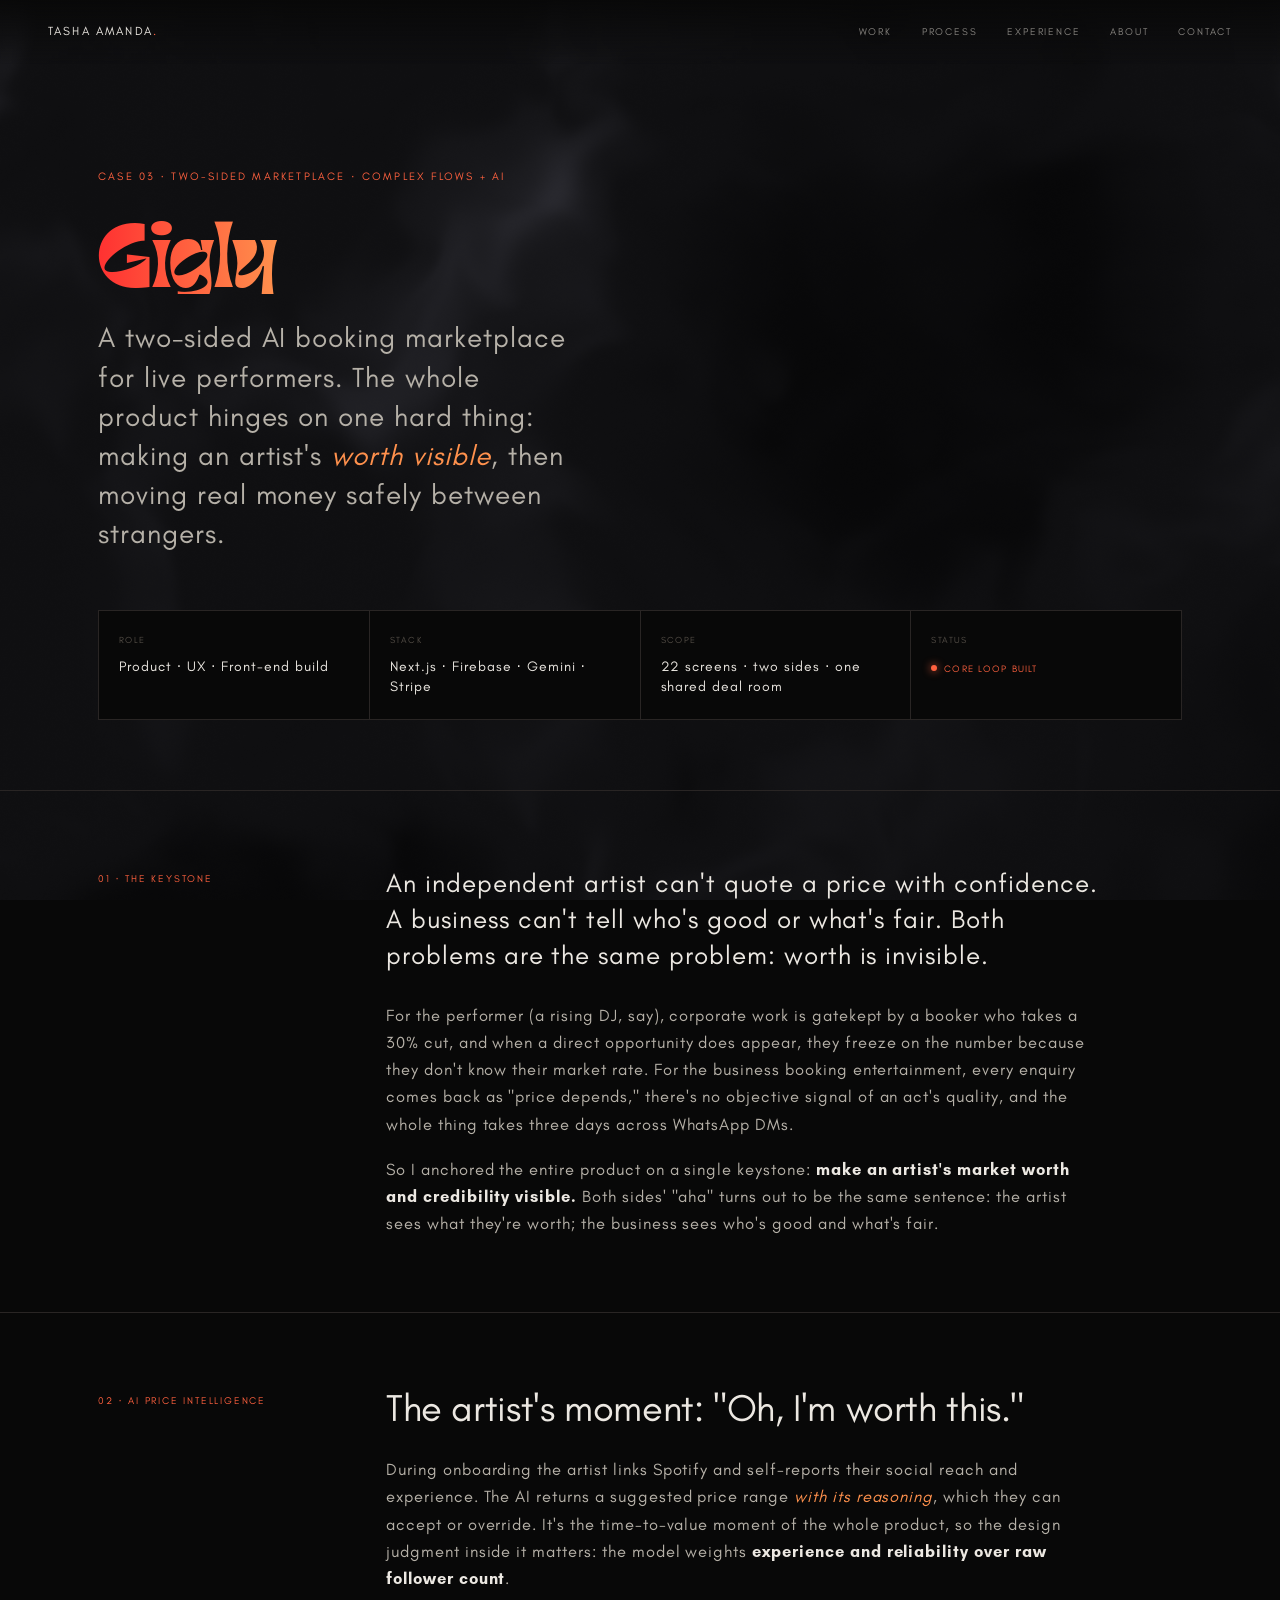
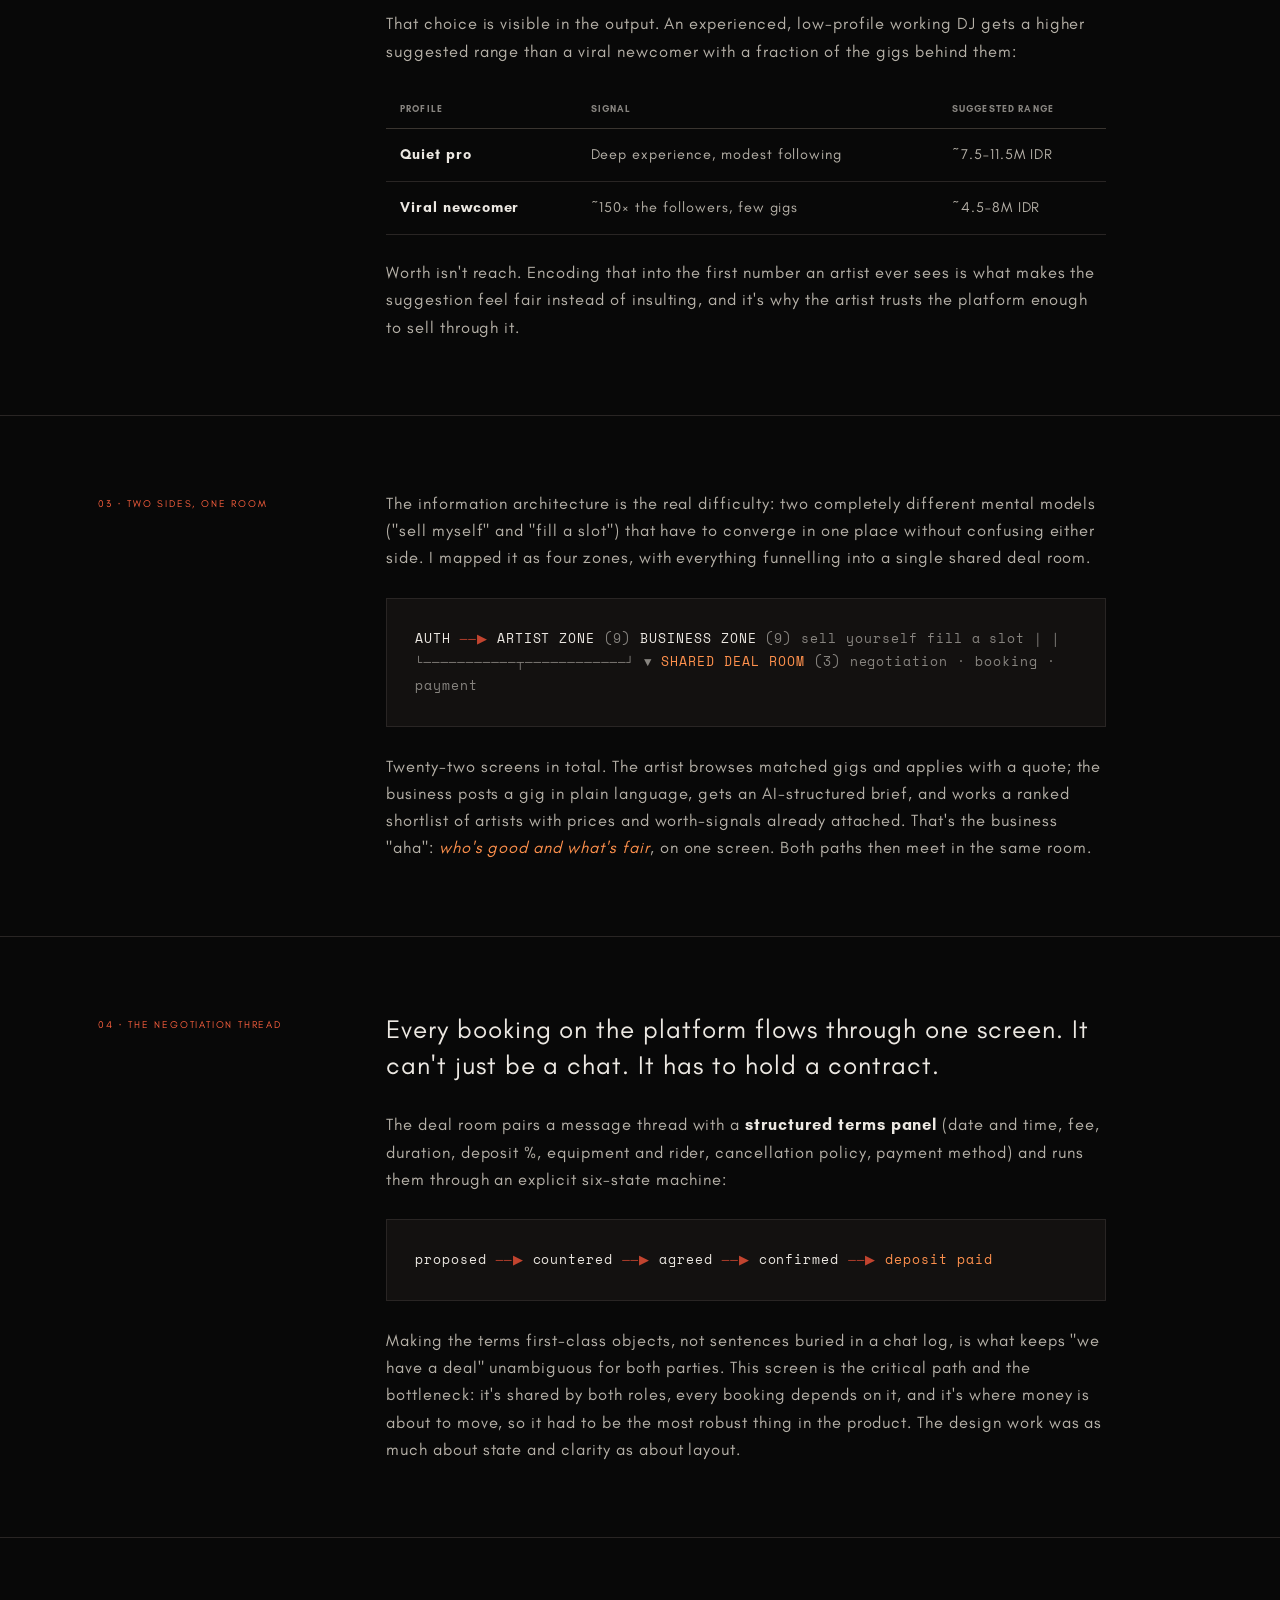
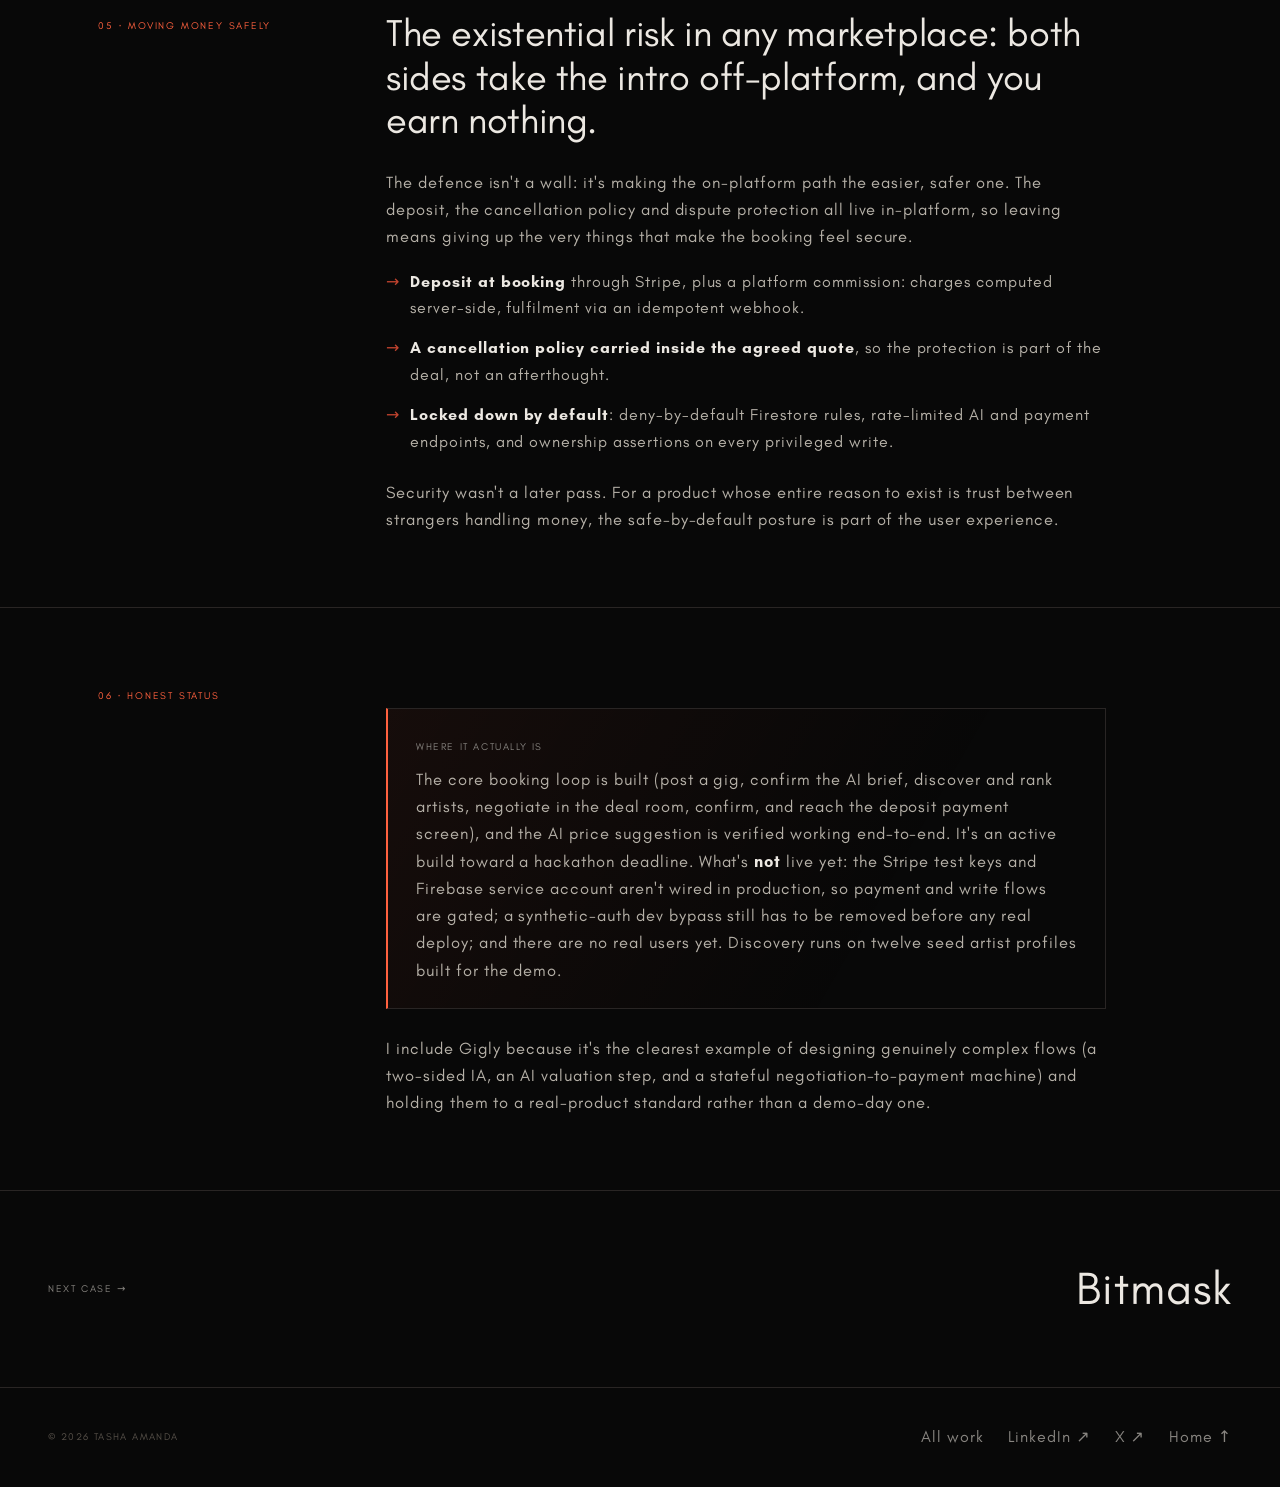
<file: work/gigly.html>
<!DOCTYPE html>
<html lang="en">
<head>
  <meta charset="UTF-8" />
  <meta name="viewport" content="width=device-width, initial-scale=1.0" />
  <!-- Google tag (gtag.js) -->
  <script async src="https://www.googletagmanager.com/gtag/js?id=G-55PNJ9Z9YM"></script>
  <script>
    window.dataLayer = window.dataLayer || [];
    function gtag(){dataLayer.push(arguments);}
    gtag('js', new Date());
    gtag('config', 'G-55PNJ9Z9YM');
  </script>
  <title>Gigly: AI booking marketplace · Tasha Amanda</title>
  <meta name="description" content="Gigly is a two-sided AI booking marketplace for live performers. AI price intelligence, a six-state negotiation deal room, and in-platform deposits. A complex-UX case study by Tasha Amanda." />
  <meta name="theme-color" content="#080808" />
  <link rel="canonical" href="https://tashaamanda.com/work/gigly.html" />
  <meta property="og:type" content="article" />
  <meta property="og:title" content="Gigly: AI booking marketplace · Tasha Amanda" />
  <meta property="og:description" content="Gigly is a two-sided AI booking marketplace for live performers. AI price intelligence, a six-state negotiation deal room, and in-platform deposits. A complex-UX case study by Tasha Amanda." />
  <meta property="og:url" content="https://tashaamanda.com/work/gigly.html" />
  <meta property="og:image" content="https://tashaamanda.com/assets/og-image.png" />
  <meta name="twitter:card" content="summary_large_image" />
  <meta name="twitter:creator" content="@tashaamandaa" />
  <meta name="twitter:title" content="Gigly: AI booking marketplace · Tasha Amanda" />
  <meta name="twitter:image" content="https://tashaamanda.com/assets/og-image.png" />
  <link rel="icon" type="image/svg+xml" href="/assets/favicon.svg?v=2" />
  <link rel="icon" type="image/png" sizes="32x32" href="/assets/favicon-32.png?v=2" />
  <link rel="apple-touch-icon" sizes="180x180" href="/assets/apple-touch-icon.png?v=2" />
  <link rel="preconnect" href="https://fonts.googleapis.com" />
  <link rel="preconnect" href="https://fonts.gstatic.com" crossorigin />
  <link href="https://fonts.googleapis.com/css2?family=Space+Mono:wght@400;700&display=swap" rel="stylesheet" />
  <link rel="stylesheet" href="../assets/css/style.css?v=ember4" />
</head>
<body class="w-pf">
  <canvas class="site-bg" aria-hidden="true"></canvas>
  <div class="scroll-progress"></div>
  <nav class="nav">
    <a href="../index.html" class="nav-brand">Tasha&nbsp;Amanda<span class="dot">.</span></a>
    <button class="nav-toggle" aria-label="Menu"><span></span><span></span><span></span></button>
    <div class="nav-links">
      <a class="nav-link" href="../index.html#work">Work</a>
      <a class="nav-link" href="../index.html#process">Process</a>
      <a class="nav-link" href="../index.html#experience">Experience</a>
      <a class="nav-link" href="../index.html#about">About</a>
      <a class="nav-link" href="../index.html#contact">Contact</a>
    </div>
  </nav>

  <!-- HERO -->
  <header class="cs-hero">
    <div class="wrap">
      <p class="cs-kicker">Case 03 · Two-sided marketplace · Complex flows + AI</p>
      <h1 class="cs-title" data-scramble="Gigly">Gigly</h1>
      <p class="cs-tagline">A two-sided AI booking marketplace for live performers. The whole product hinges on one hard thing: making an artist's <em>worth visible</em>, then moving real money safely between strangers.</p>

      <div class="cs-meta-grid">
        <div class="cs-meta"><div class="k">Role</div><div class="v">Product · UX · Front-end build</div></div>
        <div class="cs-meta"><div class="k">Stack</div><div class="v">Next.js · Firebase · Gemini · Stripe</div></div>
        <div class="cs-meta"><div class="k">Scope</div><div class="v">22 screens · two sides · one shared deal room</div></div>
        <div class="cs-meta"><div class="k">Status</div><div class="v"><span class="status status--building">Core loop built</span></div></div>
      </div>
    </div>
  </header>

  <!-- PROBLEM -->
  <section class="cs-section">
    <div class="wrap"><div class="cs-layout">
      <div class="lbl">01 · The keystone</div>
      <div class="cs-body">
        <p class="cs-lead">An independent artist can't quote a price with confidence. A business can't tell who's good or what's fair. Both problems are the same problem: worth is invisible.</p>
        <p>For the performer (a rising DJ, say), corporate work is gatekept by a booker who takes a 30% cut, and when a direct opportunity does appear, they freeze on the number because they don't know their market rate. For the business booking entertainment, every enquiry comes back as "price depends," there's no objective signal of an act's quality, and the whole thing takes three days across WhatsApp DMs.</p>
        <p>So I anchored the entire product on a single keystone: <strong>make an artist's market worth and credibility visible.</strong> Both sides' "aha" turns out to be the same sentence: the artist sees what they're worth; the business sees who's good and what's fair.</p>
      </div>
    </div></div>
  </section>

  <!-- AI PRICE -->
  <section class="cs-section">
    <div class="wrap"><div class="cs-layout">
      <div class="lbl">02 · AI price intelligence</div>
      <div class="cs-body">
        <h3>The artist's moment: "Oh, I'm worth this."</h3>
        <p>During onboarding the artist links Spotify and self-reports their social reach and experience. The AI returns a suggested price range <em>with its reasoning</em>, which they can accept or override. It's the time-to-value moment of the whole product, so the design judgment inside it matters: the model weights <strong>experience and reliability over raw follower count</strong>.</p>
        <p>That choice is visible in the output. An experienced, low-profile working DJ gets a higher suggested range than a viral newcomer with a fraction of the gigs behind them:</p>
        <table class="cs-table">
          <thead><tr><th>Profile</th><th>Signal</th><th>Suggested range</th></tr></thead>
          <tbody>
            <tr><td><strong>Quiet pro</strong></td><td>Deep experience, modest following</td><td>~7.5–11.5M IDR</td></tr>
            <tr><td><strong>Viral newcomer</strong></td><td>~150× the followers, few gigs</td><td>~4.5–8M IDR</td></tr>
          </tbody>
        </table>
        <p>Worth isn't reach. Encoding that into the first number an artist ever sees is what makes the suggestion feel fair instead of insulting, and it's why the artist trusts the platform enough to sell through it.</p>
      </div>
    </div></div>
  </section>

  <!-- ARCHITECTURE -->
  <section class="cs-section">
    <div class="wrap"><div class="cs-layout">
      <div class="lbl">03 · Two sides, one room</div>
      <div class="cs-body">
        <p>The information architecture is the real difficulty: two completely different mental models ("sell myself" and "fill a slot") that have to converge in one place without confusing either side. I mapped it as four zones, with everything funnelling into a single shared deal room.</p>
        <div class="cs-flow">
<span class="step">AUTH</span> <span class="arr">──▶</span> <span class="step">ARTIST ZONE</span>  (9)        <span class="step">BUSINESS ZONE</span> (9)
            sell yourself            fill a slot
                 │                        │
                 └───────────┬────────────┘
                             ▼
                   <span class="aha">SHARED DEAL ROOM</span> (3)
              negotiation · booking · payment
        </div>
        <p>Twenty-two screens in total. The artist browses matched gigs and applies with a quote; the business posts a gig in plain language, gets an AI-structured brief, and works a ranked shortlist of artists with prices and worth-signals already attached. That's the business "aha": <em>who's good and what's fair</em>, on one screen. Both paths then meet in the same room.</p>
      </div>
    </div></div>
  </section>

  <!-- NEGOTIATION -->
  <section class="cs-section">
    <div class="wrap"><div class="cs-layout">
      <div class="lbl">04 · The negotiation thread</div>
      <div class="cs-body">
        <p class="cs-lead">Every booking on the platform flows through one screen. It can't just be a chat. It has to hold a contract.</p>
        <p>The deal room pairs a message thread with a <strong>structured terms panel</strong> (date and time, fee, duration, deposit %, equipment and rider, cancellation policy, payment method) and runs them through an explicit six-state machine:</p>
        <div class="cs-flow">
<span class="step">proposed</span> <span class="arr">──▶</span> <span class="step">countered</span> <span class="arr">──▶</span> <span class="step">agreed</span> <span class="arr">──▶</span> <span class="step">confirmed</span> <span class="arr">──▶</span> <span class="aha">deposit&nbsp;paid</span>
        </div>
        <p>Making the terms first-class objects, not sentences buried in a chat log, is what keeps "we have a deal" unambiguous for both parties. This screen is the critical path and the bottleneck: it's shared by both roles, every booking depends on it, and it's where money is about to move, so it had to be the most robust thing in the product. The design work was as much about state and clarity as about layout.</p>
      </div>
    </div></div>
  </section>

  <!-- MONEY -->
  <section class="cs-section">
    <div class="wrap"><div class="cs-layout">
      <div class="lbl">05 · Moving money safely</div>
      <div class="cs-body">
        <h3>The existential risk in any marketplace: both sides take the intro off-platform, and you earn nothing.</h3>
        <p>The defence isn't a wall: it's making the on-platform path the easier, safer one. The deposit, the cancellation policy and dispute protection all live in-platform, so leaving means giving up the very things that make the booking feel secure.</p>
        <ul class="cs-list">
          <li><strong>Deposit at booking</strong> through Stripe, plus a platform commission: charges computed server-side, fulfilment via an idempotent webhook.</li>
          <li><strong>A cancellation policy carried inside the agreed quote</strong>, so the protection is part of the deal, not an afterthought.</li>
          <li><strong>Locked down by default</strong>: deny-by-default Firestore rules, rate-limited AI and payment endpoints, and ownership assertions on every privileged write.</li>
        </ul>
        <p>Security wasn't a later pass. For a product whose entire reason to exist is trust between strangers handling money, the safe-by-default posture is part of the user experience.</p>
      </div>
    </div></div>
  </section>

  <!-- STATUS -->
  <section class="cs-section">
    <div class="wrap"><div class="cs-layout">
      <div class="lbl">06 · Honest status</div>
      <div class="cs-body">
        <div class="cs-status building">
          <div class="lbl">Where it actually is</div>
          <p>The core booking loop is built (post a gig, confirm the AI brief, discover and rank artists, negotiate in the deal room, confirm, and reach the deposit payment screen), and the AI price suggestion is verified working end-to-end. It's an active build toward a hackathon deadline. What's <strong>not</strong> live yet: the Stripe test keys and Firebase service account aren't wired in production, so payment and write flows are gated; a synthetic-auth dev bypass still has to be removed before any real deploy; and there are no real users yet. Discovery runs on twelve seed artist profiles built for the demo.</p>
        </div>
        <p>I include Gigly because it's the clearest example of designing genuinely complex flows (a two-sided IA, an AI valuation step, and a stateful negotiation-to-payment machine) and holding them to a real-product standard rather than a demo-day one.</p>
      </div>
    </div></div>
  </section>

  <div class="cs-next">
    <span class="lbl">Next case →</span>
    <a href="bitmask.html">Bitmask</a>
  </div>

  <footer>
    <span class="f-item">© 2026 Tasha Amanda</span>
    <div class="f-links">
      <a href="../index.html#work">All work</a>
      <a href="https://www.linkedin.com/in/tashaamanda87" target="_blank" rel="me noopener">LinkedIn ↗</a>
      <a href="https://x.com/tashaamandaa" target="_blank" rel="me noopener">X ↗</a>
      <a href="../index.html#top">Home ↑</a>
    </div>
  </footer>

  <script src="../assets/js/main.js?v=ember3"></script>
  <!-- Cloudflare Web Analytics (privacy-first, cookieless). Get your token: Cloudflare dashboard > Web Analytics > add site (tashaamanda.com) > copy the beacon token, then replace 6d5c77263c5c4151a20d59f7d76f1835 below. (If you host the domain on Cloudflare with the proxy on, you can delete this and use Automatic Setup instead.) -->
  <script defer src="https://static.cloudflareinsights.com/beacon.min.js" data-cf-beacon='{"token": "6d5c77263c5c4151a20d59f7d76f1835"}'></script>
  <script src="../assets/js/hero-bg.js?v=ember3"></script>
</body>
</html>
</file>
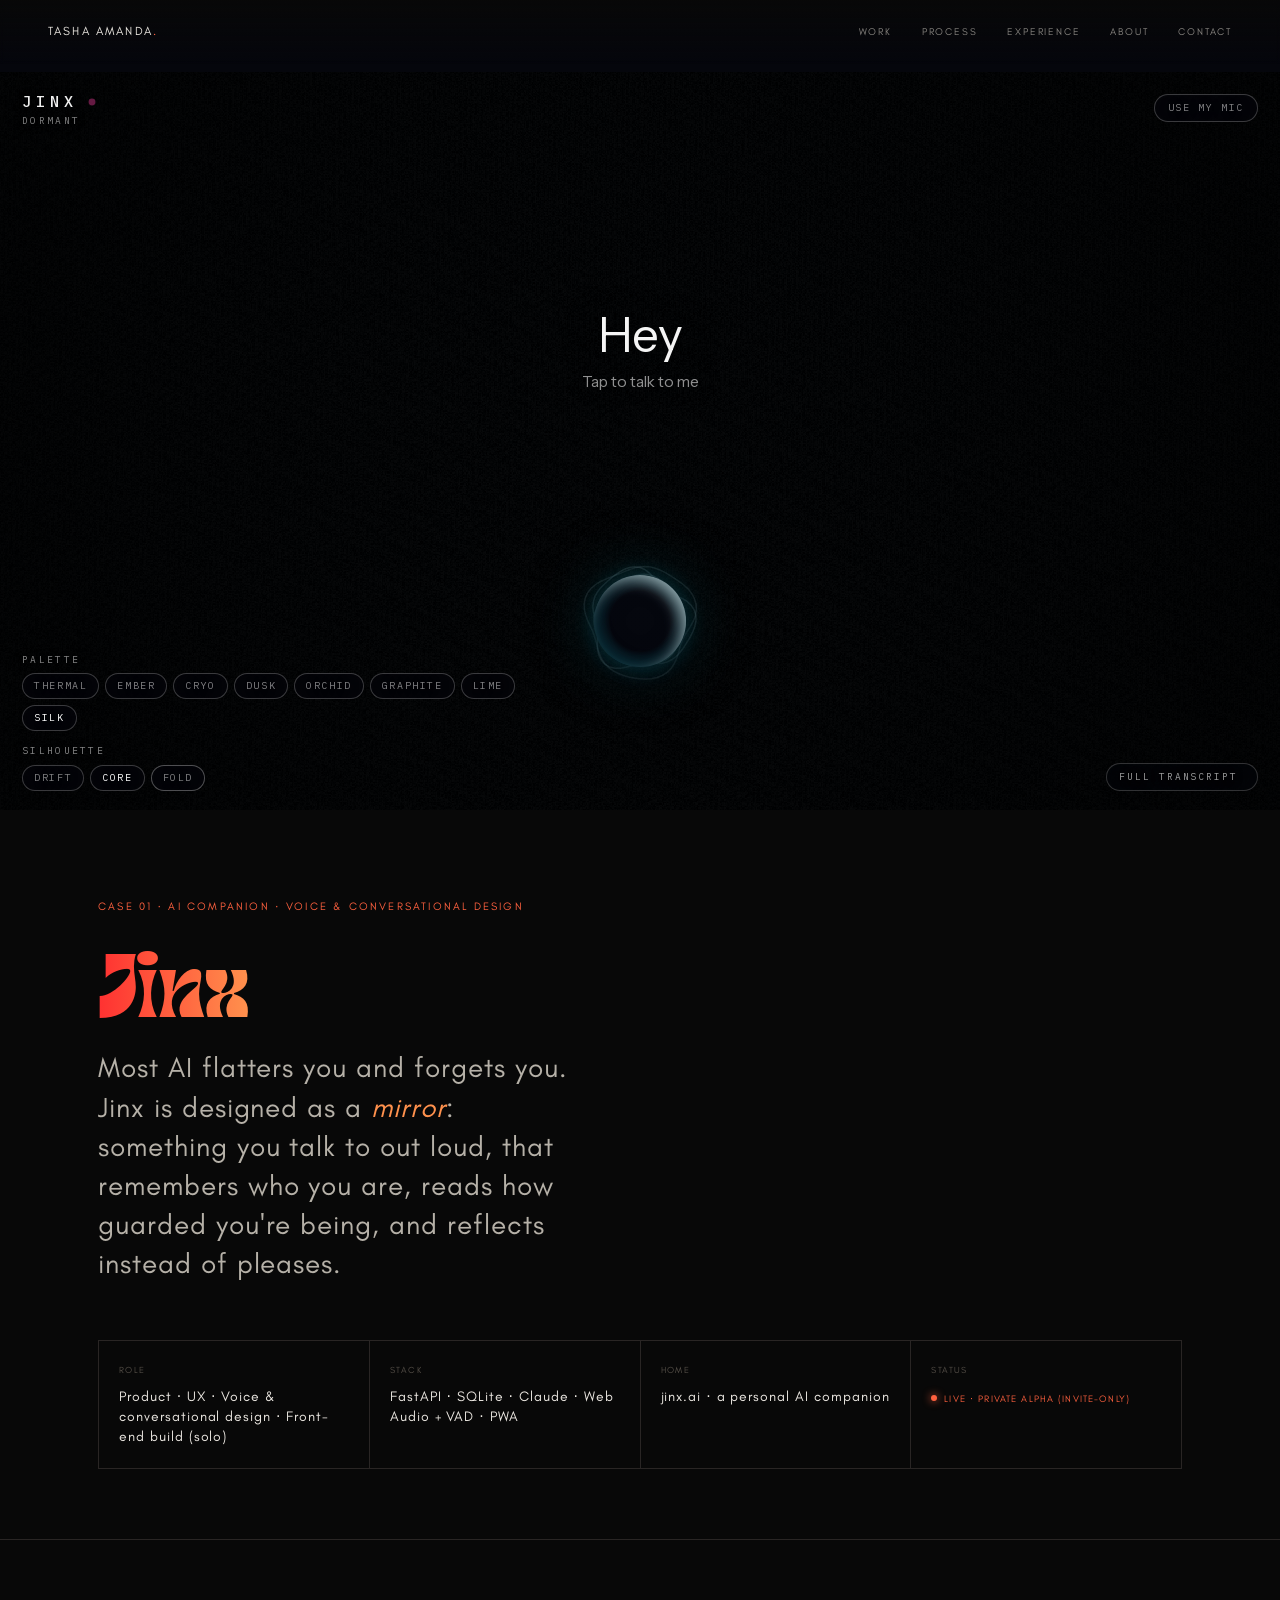
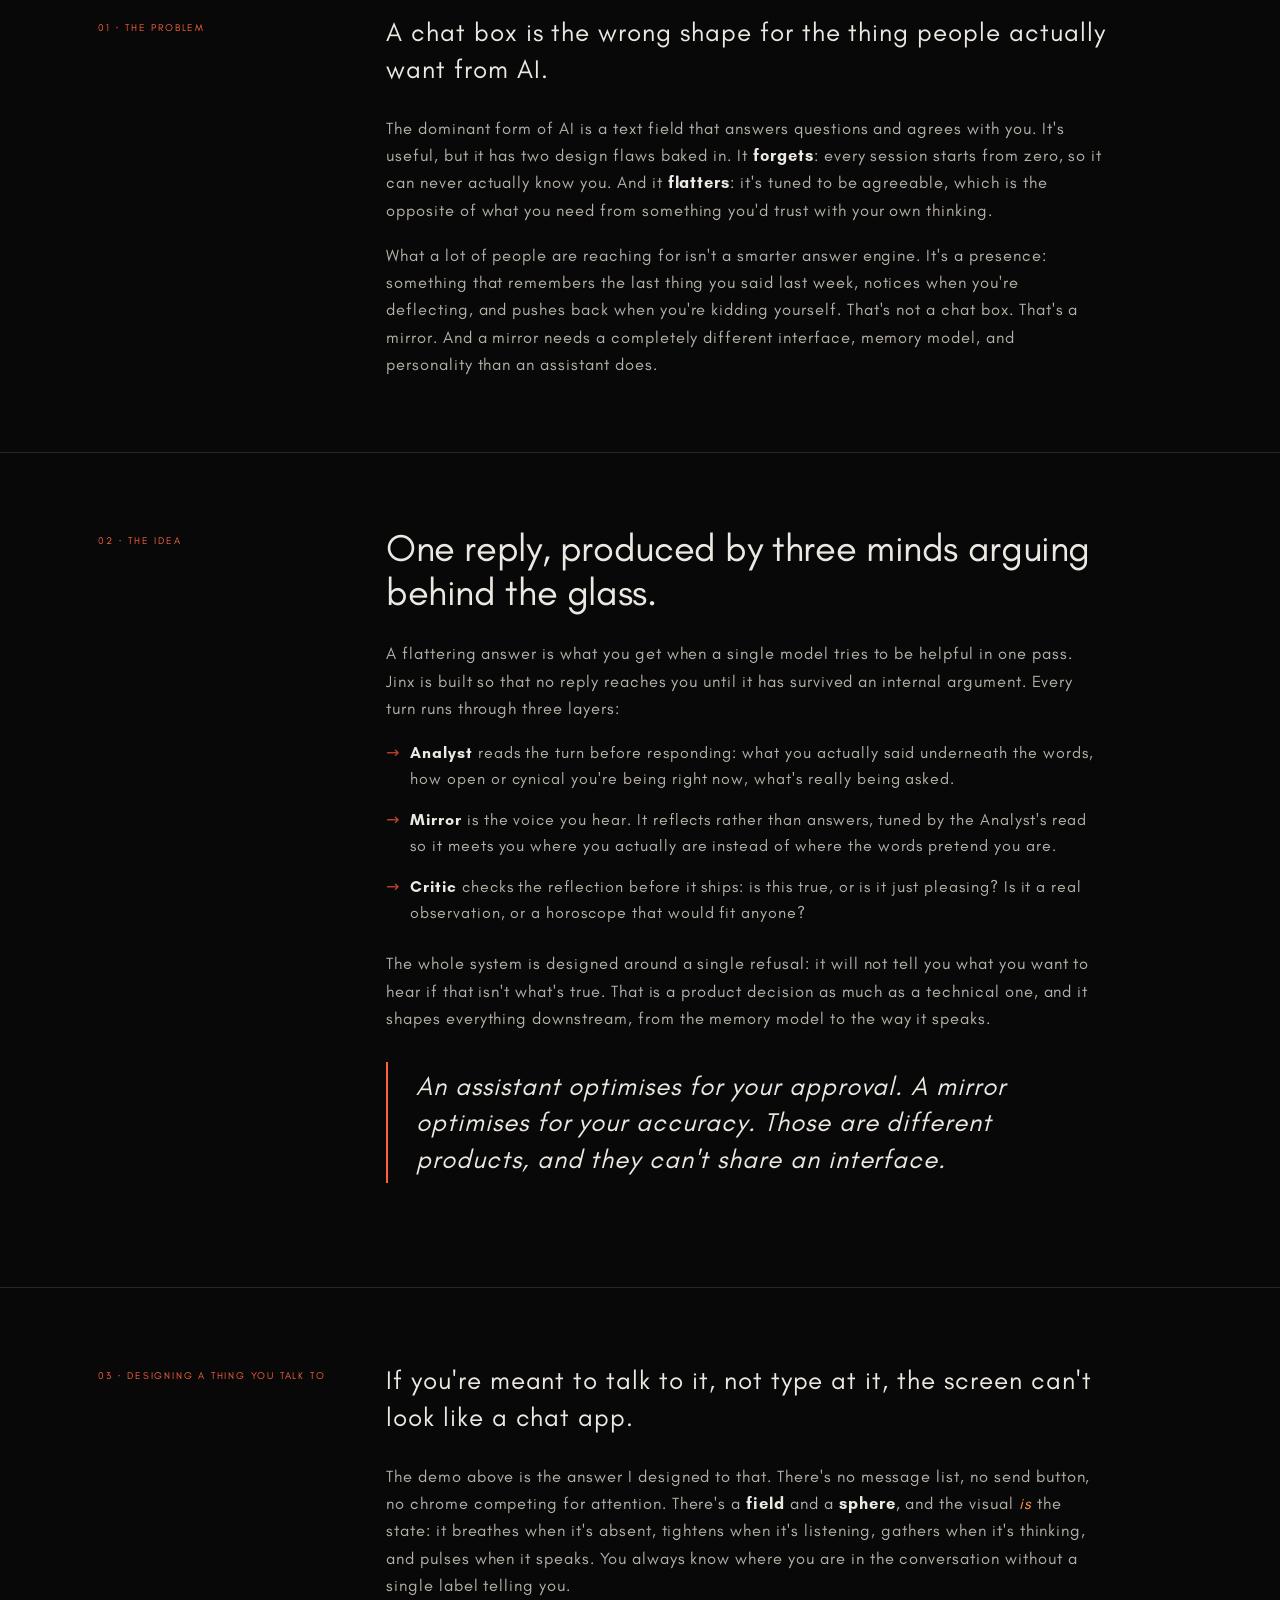
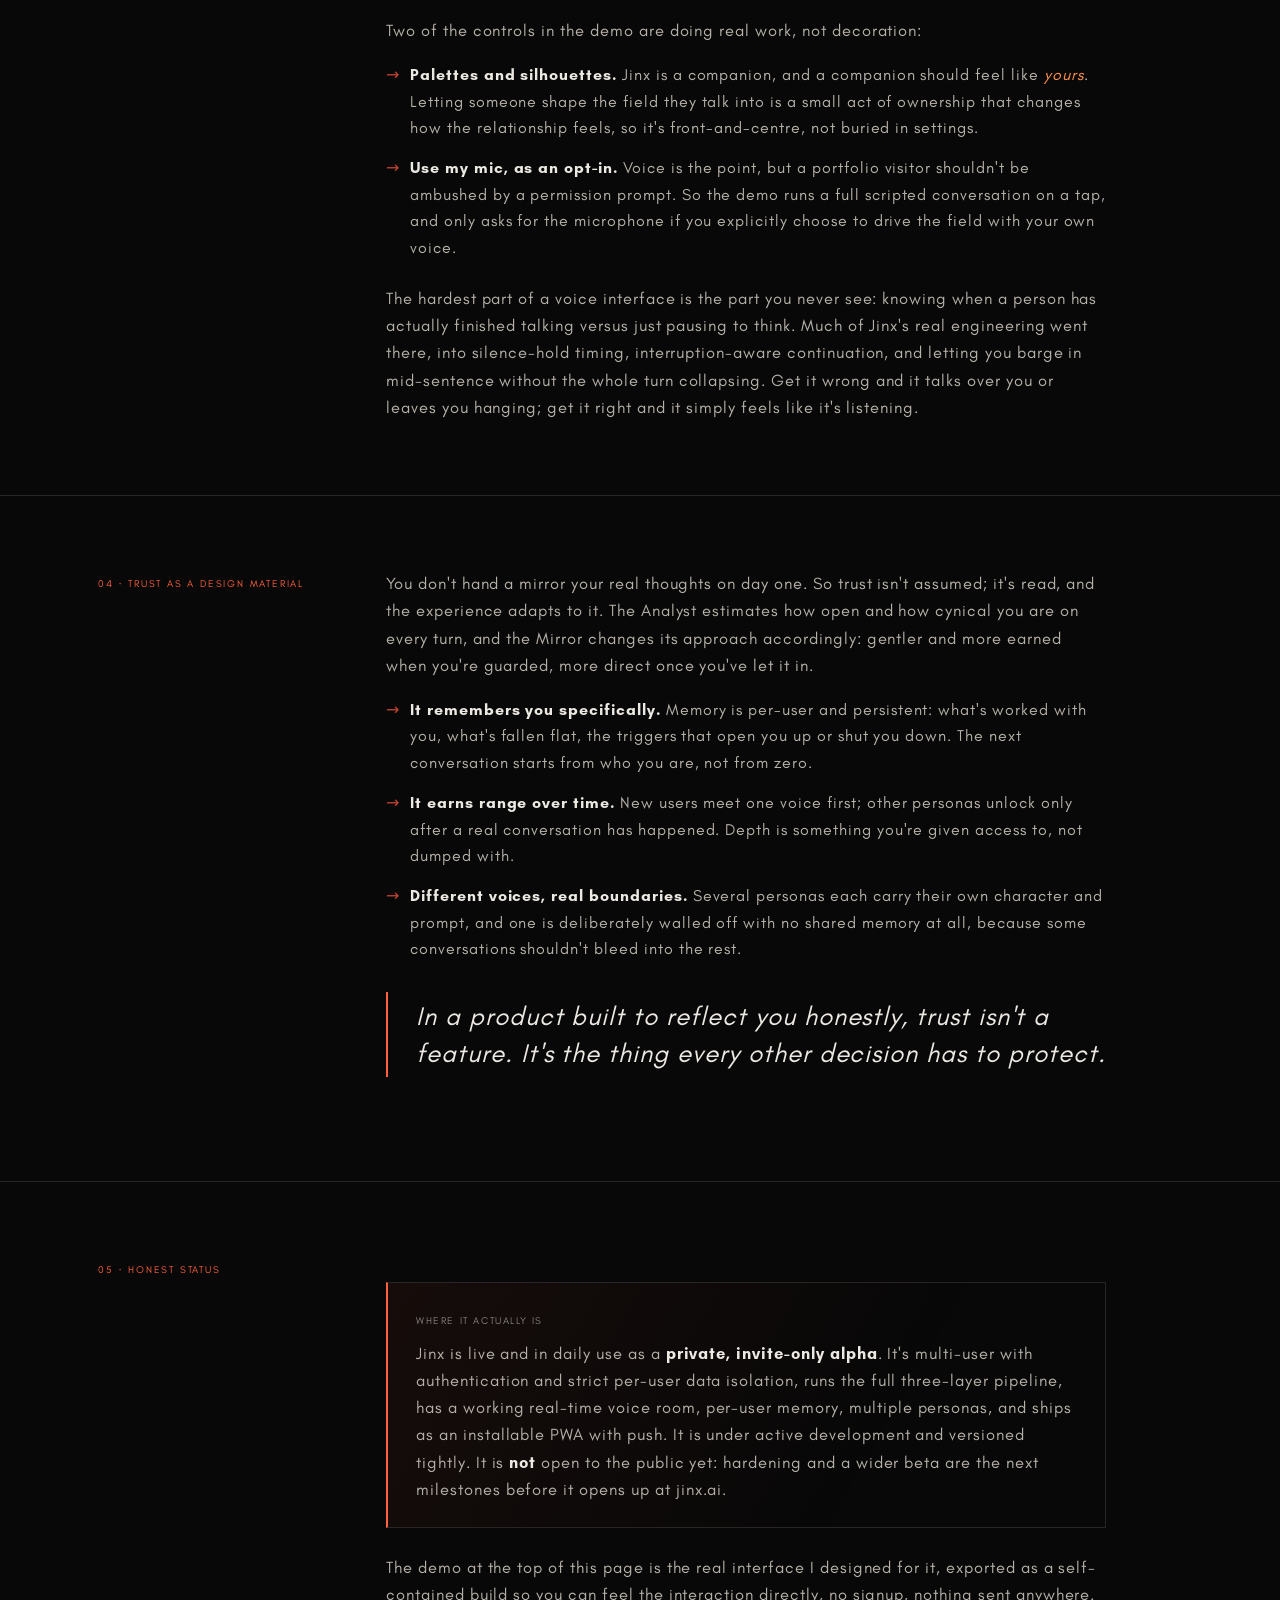
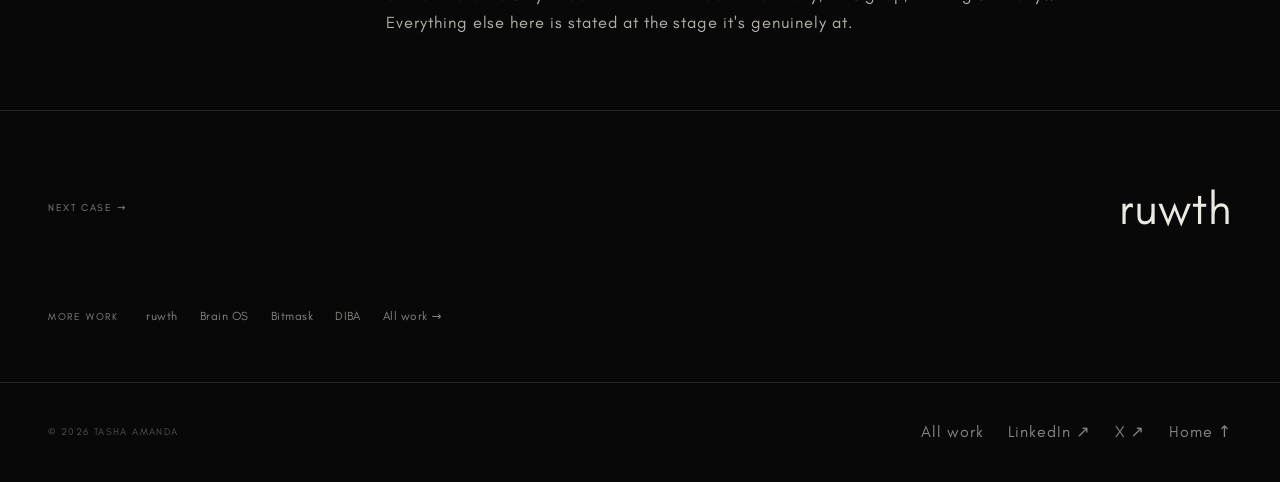
<file: work/jinx.html>
<!DOCTYPE html>
<html lang="en">
<head>
  <meta charset="UTF-8" />
  <meta name="viewport" content="width=device-width, initial-scale=1.0" />
  <!-- Google tag (gtag.js) -->
  <script async src="https://www.googletagmanager.com/gtag/js?id=G-55PNJ9Z9YM"></script>
  <script>
    window.dataLayer = window.dataLayer || [];
    function gtag(){dataLayer.push(arguments);}
    gtag('js', new Date());
    gtag('config', 'G-55PNJ9Z9YM');
  </script>
  <title>Jinx · A voice-first AI mirror · Tasha Amanda</title>
  <meta name="description" content="Jinx (jinx.ai) is a voice-first AI mirror: a companion that remembers you, reads how guarded you are, and reflects instead of flatters. Built on a three-layer conversational architecture. A case study by Tasha Amanda, with a live in-browser demo." />
  <meta name="author" content="Tasha Amanda" />
  <meta name="robots" content="index, follow, max-image-preview:large" />
  <meta name="theme-color" content="#080808" />
  <link rel="canonical" href="https://tashaamanda.com/work/jinx.html" />
  <meta property="og:type" content="article" />
  <meta property="og:title" content="Jinx · A voice-first AI mirror · Tasha Amanda" />
  <meta property="og:description" content="A voice-first AI mirror that remembers you and reflects instead of flatters. Live in-browser demo. A case study by Tasha Amanda." />
  <meta property="og:url" content="https://tashaamanda.com/work/jinx.html" />
  <meta property="og:image" content="https://tashaamanda.com/assets/og-image.png" />
  <meta name="twitter:card" content="summary_large_image" />
  <meta name="twitter:creator" content="@tashaamandaa" />
  <meta name="twitter:title" content="Jinx · A voice-first AI mirror · Tasha Amanda" />
  <meta name="twitter:image" content="https://tashaamanda.com/assets/og-image.png" />
  <script type="application/ld+json">
  {"@context":"https://schema.org","@graph":[{"@type":"Article","@id":"https://tashaamanda.com/work/jinx.html#case-study","mainEntityOfPage":"https://tashaamanda.com/work/jinx.html","url":"https://tashaamanda.com/work/jinx.html","headline":"Jinx: a voice-first AI mirror","name":"Jinx case study","description":"Jinx (jinx.ai) is a voice-first AI mirror: a companion that remembers you, reads how guarded you are, and reflects instead of flatters. Built on a three-layer conversational architecture. A case study by Tasha Amanda, with a live in-browser demo.","author":{"@id":"https://tashaamanda.com/#tasha-amanda"},"publisher":{"@id":"https://tashaamanda.com/#tasha-amanda"},"isPartOf":{"@id":"https://tashaamanda.com/#website"},"datePublished":"2026-09-09","dateModified":"2026-10-01","inLanguage":"en","image":"https://tashaamanda.com/assets/og-image.png","keywords":["AI companion","voice UX","conversational design","AI product design"],"genre":"Product design case study","about":{"@type":"SoftwareApplication","name":"Jinx","applicationCategory":"LifestyleApplication","operatingSystem":"Web (PWA)","description":"A voice-first AI companion that remembers you, reads how guarded you are, and reflects instead of flatters.","url":"https://jinx.ai","author":{"@id":"https://tashaamanda.com/#tasha-amanda"},"creator":{"@id":"https://tashaamanda.com/#tasha-amanda"}}},{"@type":"BreadcrumbList","itemListElement":[{"@type":"ListItem","position":1,"name":"Tasha Amanda","item":"https://tashaamanda.com/"},{"@type":"ListItem","position":2,"name":"Work","item":"https://tashaamanda.com/#work"},{"@type":"ListItem","position":3,"name":"Jinx","item":"https://tashaamanda.com/work/jinx.html"}]}]}
  </script>
  <link rel="icon" type="image/svg+xml" href="/assets/favicon.svg?v=2" />
  <link rel="icon" type="image/png" sizes="32x32" href="/assets/favicon-32.png?v=2" />
  <link rel="apple-touch-icon" sizes="180x180" href="/assets/apple-touch-icon.png?v=2" />
  <link rel="preconnect" href="https://fonts.googleapis.com" />
  <link rel="preconnect" href="https://fonts.gstatic.com" crossorigin />
  <link href="https://fonts.googleapis.com/css2?family=Space+Mono:wght@400;700&display=swap" rel="stylesheet" />
  <link rel="stylesheet" href="../assets/css/style.css?v=ember4" />
  <style>
    /* Jinx case study: full-screen demo hero */
    /* padding-top clears the fixed site nav; no bottom padding so the demo gets the full height
       (the generic `section` rule would otherwise eat 96px top + bottom) */
    .jinx-demo-hero { position: relative; width: 100%; height: 90vh; height: 90svh; min-height: 520px; padding: 72px 0 0; background: #05060c; overflow: hidden; }
    @media (max-width: 900px) { .jinx-demo-hero { padding-top: 64px; } }
    .jinx-demo-hero iframe { width: 100%; height: 100%; }
    body.w-jinx .cs-hero { padding-top: 88px; }
    @media (max-width: 700px) { body.w-jinx .cs-hero { padding-top: 44px; } }
  </style>
</head>
<body class="w-pf w-jinx">
  <div class="scroll-progress"></div>
  <nav class="nav">
    <a href="../index.html" class="nav-brand">Tasha&nbsp;Amanda<span class="dot">.</span></a>
    <button class="nav-toggle" aria-label="Menu"><span></span><span></span><span></span></button>
    <div class="nav-links">
      <a class="nav-link" href="../index.html#work">Work</a>
      <a class="nav-link" href="../index.html#process">Process</a>
      <a class="nav-link" href="../index.html#experience">Experience</a>
      <a class="nav-link" href="../index.html#about">About</a>
      <a class="nav-link" href="../index.html#contact">Contact</a>
    </div>
  </nav>

  <!-- FULL-SCREEN LIVE DEMO (hero) -->
  <section class="jinx-demo-hero" aria-label="Live Jinx demo — tap the sphere to start">
    <iframe
      src="../demos/jinx-voice-field-demo.html?v=3"
      title="Jinx — live voice field demo"
      allow="microphone"
      style="display:block;width:100%;height:100%;border:0;background:#05060c;"></iframe>
  </section>

  <!-- INTRO (after the demo) -->
  <header class="cs-hero">
    <div class="wrap">
      <p class="cs-kicker">Case 01 · AI companion · Voice &amp; conversational design</p>
      <h1 class="cs-title">Jinx</h1>
      <p class="cs-tagline">Most AI flatters you and forgets you. Jinx is designed as a <em>mirror</em>: something you talk to out loud, that remembers who you are, reads how guarded you're being, and reflects instead of pleases.</p>

      <div class="cs-meta-grid">
        <div class="cs-meta"><div class="k">Role</div><div class="v">Product · UX · Voice &amp; conversational design · Front-end build (solo)</div></div>
        <div class="cs-meta"><div class="k">Stack</div><div class="v">FastAPI · SQLite · Claude · Web Audio + VAD · PWA</div></div>
        <div class="cs-meta"><div class="k">Home</div><div class="v">jinx.ai · a personal AI companion</div></div>
        <div class="cs-meta"><div class="k">Status</div><div class="v"><span class="status status--building">Live · private alpha (invite-only)</span></div></div>
      </div>
    </div>
  </header>

  <!-- PROBLEM -->
  <section class="cs-section">
    <div class="wrap"><div class="cs-layout">
      <div class="lbl">01 · The problem</div>
      <div class="cs-body">
        <p class="cs-lead">A chat box is the wrong shape for the thing people actually want from AI.</p>
        <p>The dominant form of AI is a text field that answers questions and agrees with you. It's useful, but it has two design flaws baked in. It <strong>forgets</strong>: every session starts from zero, so it can never actually know you. And it <strong>flatters</strong>: it's tuned to be agreeable, which is the opposite of what you need from something you'd trust with your own thinking.</p>
        <p>What a lot of people are reaching for isn't a smarter answer engine. It's a presence: something that remembers the last thing you said last week, notices when you're deflecting, and pushes back when you're kidding yourself. That's not a chat box. That's a mirror. And a mirror needs a completely different interface, memory model, and personality than an assistant does.</p>
      </div>
    </div></div>
  </section>

  <!-- THE IDEA -->
  <section class="cs-section">
    <div class="wrap"><div class="cs-layout">
      <div class="lbl">02 · The idea</div>
      <div class="cs-body">
        <h3>One reply, produced by three minds arguing behind the glass.</h3>
        <p>A flattering answer is what you get when a single model tries to be helpful in one pass. Jinx is built so that no reply reaches you until it has survived an internal argument. Every turn runs through three layers:</p>
        <ul class="cs-list">
          <li><strong>Analyst</strong> reads the turn before responding: what you actually said underneath the words, how open or cynical you're being right now, what's really being asked.</li>
          <li><strong>Mirror</strong> is the voice you hear. It reflects rather than answers, tuned by the Analyst's read so it meets you where you actually are instead of where the words pretend you are.</li>
          <li><strong>Critic</strong> checks the reflection before it ships: is this true, or is it just pleasing? Is it a real observation, or a horoscope that would fit anyone?</li>
        </ul>
        <p>The whole system is designed around a single refusal: it will not tell you what you want to hear if that isn't what's true. That is a product decision as much as a technical one, and it shapes everything downstream, from the memory model to the way it speaks.</p>
        <div class="cs-quote">An assistant optimises for your approval. A mirror optimises for your accuracy. Those are different products, and they can't share an interface.</div>
      </div>
    </div></div>
  </section>

  <!-- THE INTERFACE -->
  <section class="cs-section">
    <div class="wrap"><div class="cs-layout">
      <div class="lbl">03 · Designing a thing you talk to</div>
      <div class="cs-body">
        <p class="cs-lead">If you're meant to talk to it, not type at it, the screen can't look like a chat app.</p>
        <p>The demo above is the answer I designed to that. There's no message list, no send button, no chrome competing for attention. There's a <strong>field</strong> and a <strong>sphere</strong>, and the visual <em>is</em> the state: it breathes when it's absent, tightens when it's listening, gathers when it's thinking, and pulses when it speaks. You always know where you are in the conversation without a single label telling you.</p>
        <p>Two of the controls in the demo are doing real work, not decoration:</p>
        <ul class="cs-list">
          <li><strong>Palettes and silhouettes.</strong> Jinx is a companion, and a companion should feel like <em>yours</em>. Letting someone shape the field they talk into is a small act of ownership that changes how the relationship feels, so it's front-and-centre, not buried in settings.</li>
          <li><strong>Use my mic, as an opt-in.</strong> Voice is the point, but a portfolio visitor shouldn't be ambushed by a permission prompt. So the demo runs a full scripted conversation on a tap, and only asks for the microphone if you explicitly choose to drive the field with your own voice.</li>
        </ul>
        <p>The hardest part of a voice interface is the part you never see: knowing when a person has actually finished talking versus just pausing to think. Much of Jinx's real engineering went there, into silence-hold timing, interruption-aware continuation, and letting you barge in mid-sentence without the whole turn collapsing. Get it wrong and it talks over you or leaves you hanging; get it right and it simply feels like it's listening.</p>
      </div>
    </div></div>
  </section>

  <!-- TRUST -->
  <section class="cs-section">
    <div class="wrap"><div class="cs-layout">
      <div class="lbl">04 · Trust as a design material</div>
      <div class="cs-body">
        <p>You don't hand a mirror your real thoughts on day one. So trust isn't assumed; it's read, and the experience adapts to it. The Analyst estimates how open and how cynical you are on every turn, and the Mirror changes its approach accordingly: gentler and more earned when you're guarded, more direct once you've let it in.</p>
        <ul class="cs-list">
          <li><strong>It remembers you specifically.</strong> Memory is per-user and persistent: what's worked with you, what's fallen flat, the triggers that open you up or shut you down. The next conversation starts from who you are, not from zero.</li>
          <li><strong>It earns range over time.</strong> New users meet one voice first; other personas unlock only after a real conversation has happened. Depth is something you're given access to, not dumped with.</li>
          <li><strong>Different voices, real boundaries.</strong> Several personas each carry their own character and prompt, and one is deliberately walled off with no shared memory at all, because some conversations shouldn't bleed into the rest.</li>
        </ul>
        <div class="cs-quote">In a product built to reflect you honestly, trust isn't a feature. It's the thing every other decision has to protect.</div>
      </div>
    </div></div>
  </section>

  <!-- STATUS -->
  <section class="cs-section">
    <div class="wrap"><div class="cs-layout">
      <div class="lbl">05 · Honest status</div>
      <div class="cs-body">
        <div class="cs-status building">
          <div class="lbl">Where it actually is</div>
          <p>Jinx is live and in daily use as a <strong>private, invite-only alpha</strong>. It's multi-user with authentication and strict per-user data isolation, runs the full three-layer pipeline, has a working real-time voice room, per-user memory, multiple personas, and ships as an installable PWA with push. It is under active development and versioned tightly. It is <strong>not</strong> open to the public yet: hardening and a wider beta are the next milestones before it opens up at jinx.ai.</p>
        </div>
        <p>The demo at the top of this page is the real interface I designed for it, exported as a self-contained build so you can feel the interaction directly, no signup, nothing sent anywhere. Everything else here is stated at the stage it's genuinely at.</p>
      </div>
    </div></div>
  </section>

  <div class="cs-next">
    <span class="lbl">Next case →</span>
    <a href="ruwth.html">ruwth</a>
  </div>

  <nav class="cs-more" aria-label="More case studies by Tasha Amanda">
    <span class="lbl">More work</span>
    <div class="cs-more-links">
      <a href="ruwth.html">ruwth</a>
      <a href="brain-os.html">Brain OS</a>
      <a href="bitmask.html">Bitmask</a>
      <a href="diba.html">DIBA</a>
      <a href="../index.html#work">All work →</a>
    </div>
  </nav>

  <footer>
    <span class="f-item">© 2026 Tasha Amanda</span>
    <div class="f-links">
      <a href="../index.html#work">All work</a>
      <a href="https://www.linkedin.com/in/tashaamanda87" target="_blank" rel="me noopener">LinkedIn ↗</a>
      <a href="https://x.com/tashaamandaa" target="_blank" rel="me noopener">X ↗</a>
      <a href="../index.html#top">Home ↑</a>
    </div>
  </footer>

  <script src="../assets/js/main.js?v=ember3"></script>
  <!-- Cloudflare Web Analytics (privacy-first, cookieless). -->
  <script defer src="https://static.cloudflareinsights.com/beacon.min.js" data-cf-beacon='{"token": "6d5c77263c5c4151a20d59f7d76f1835"}'></script>
</body>
</html>
</file>
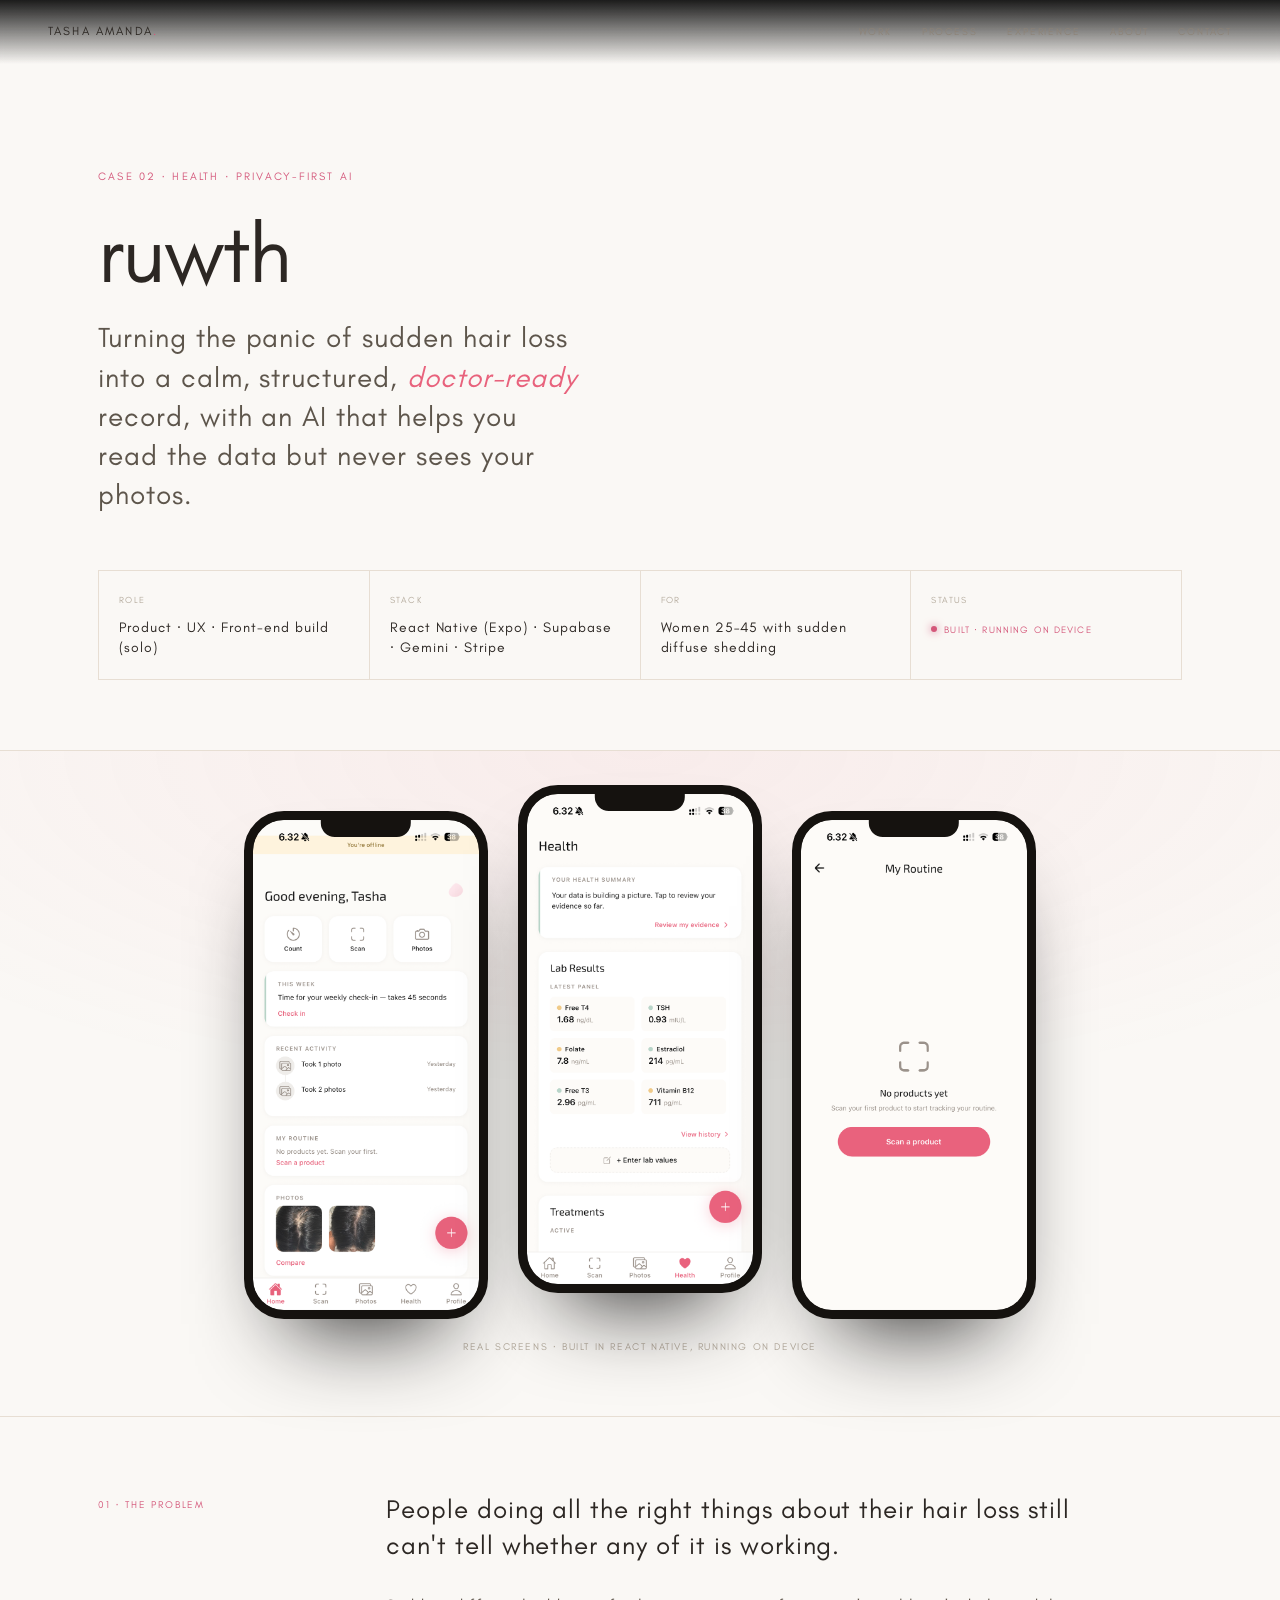
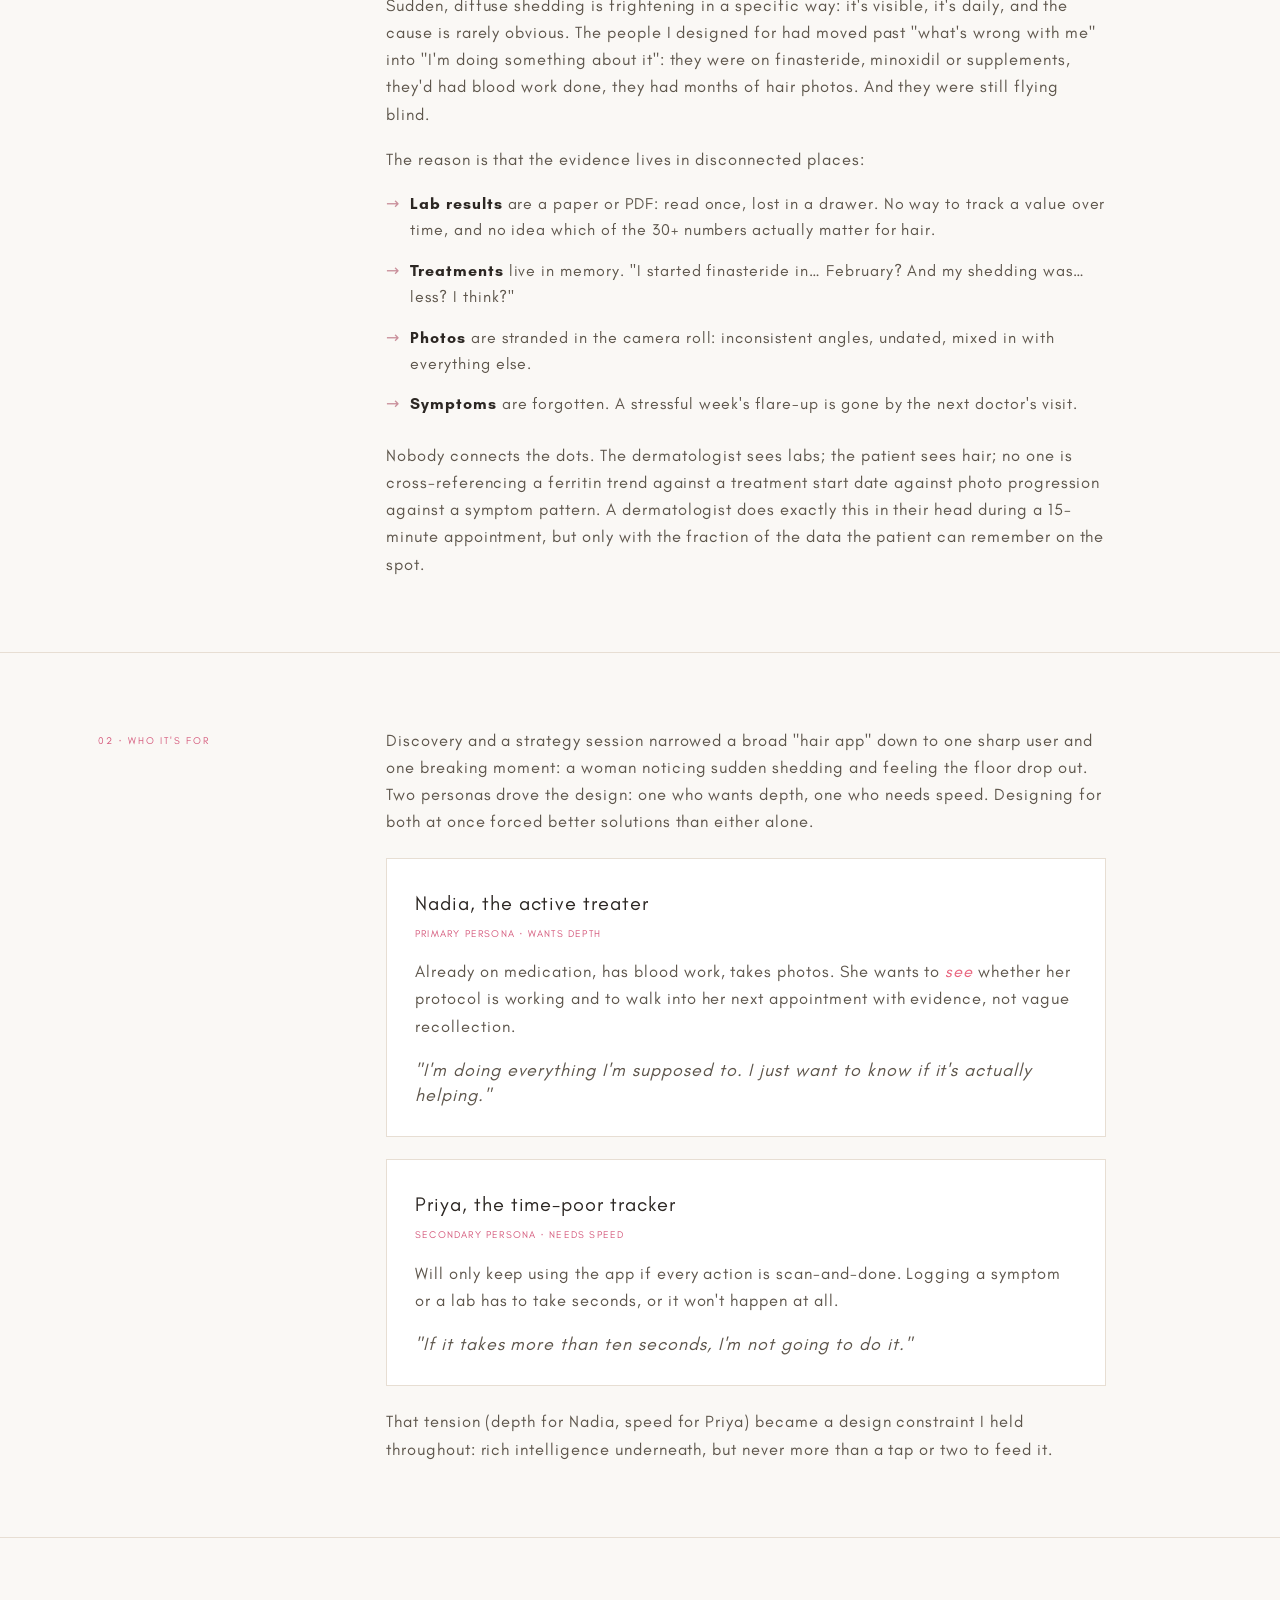
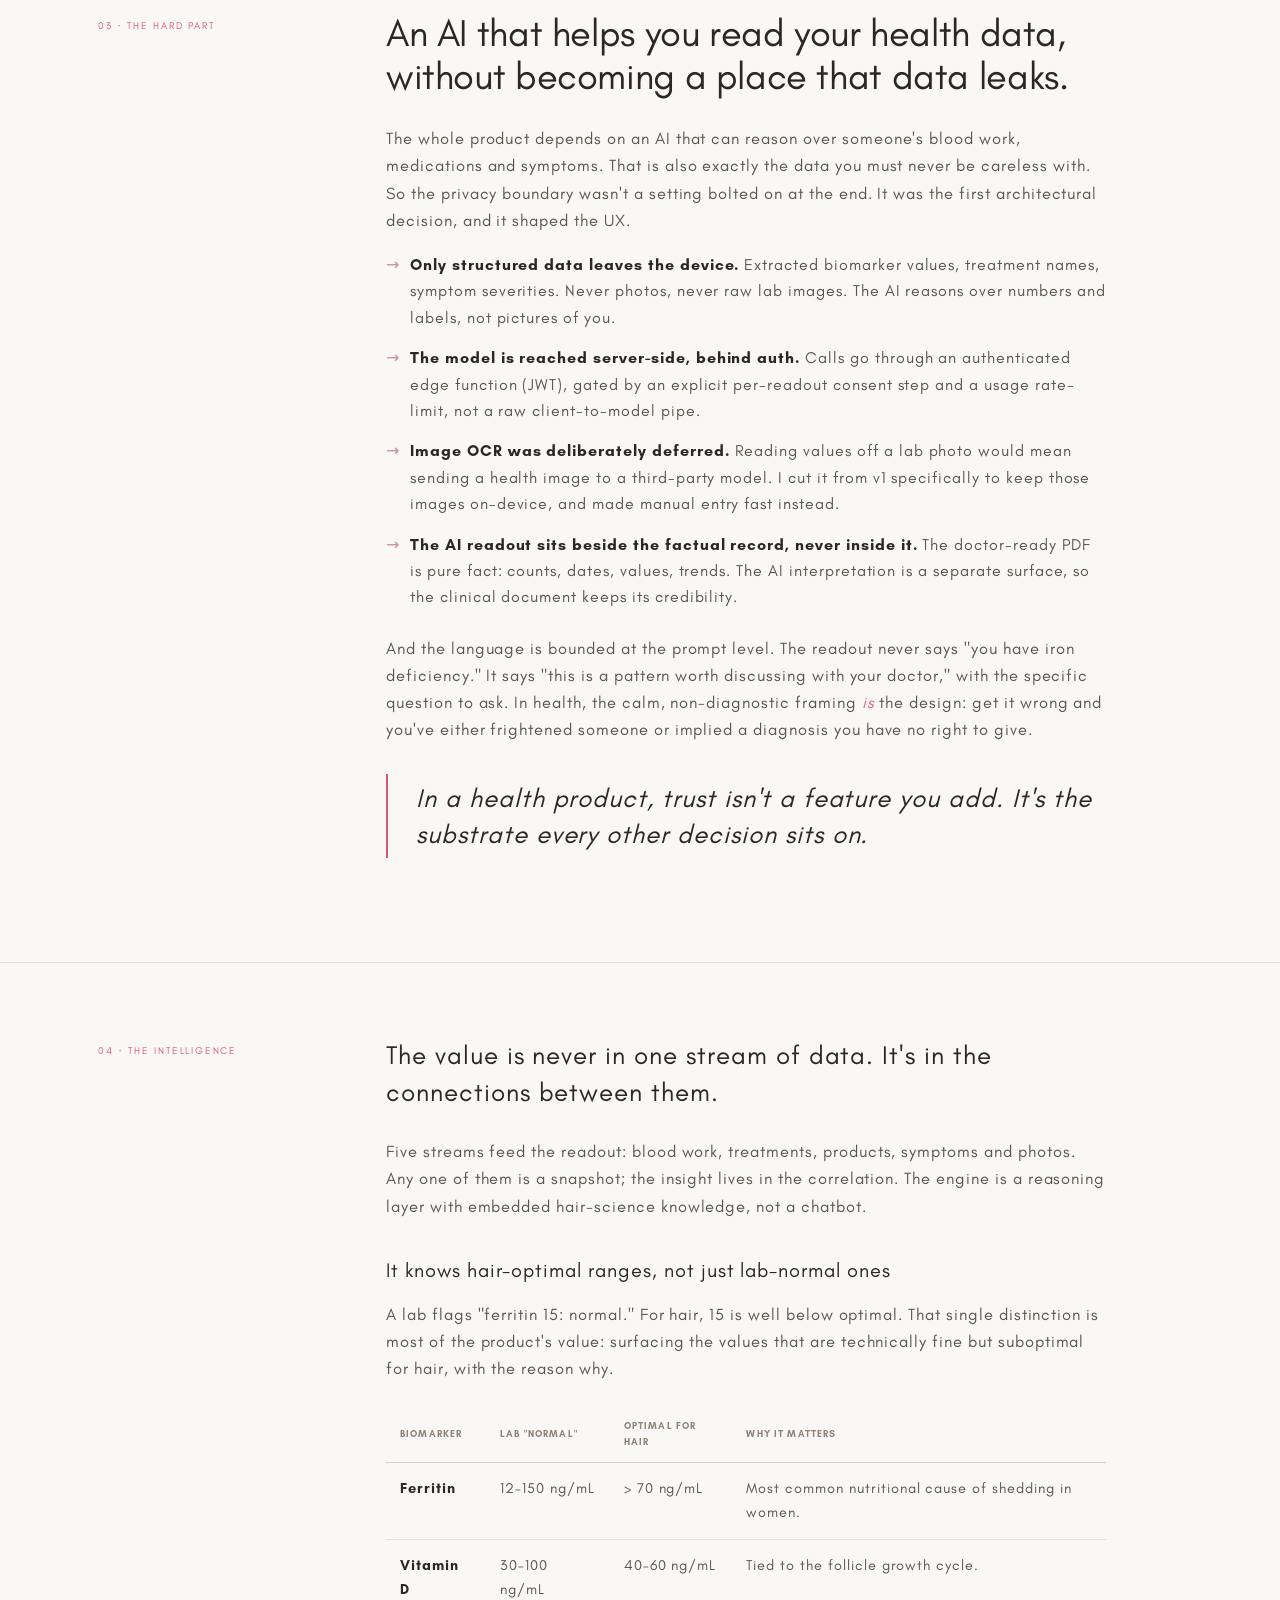
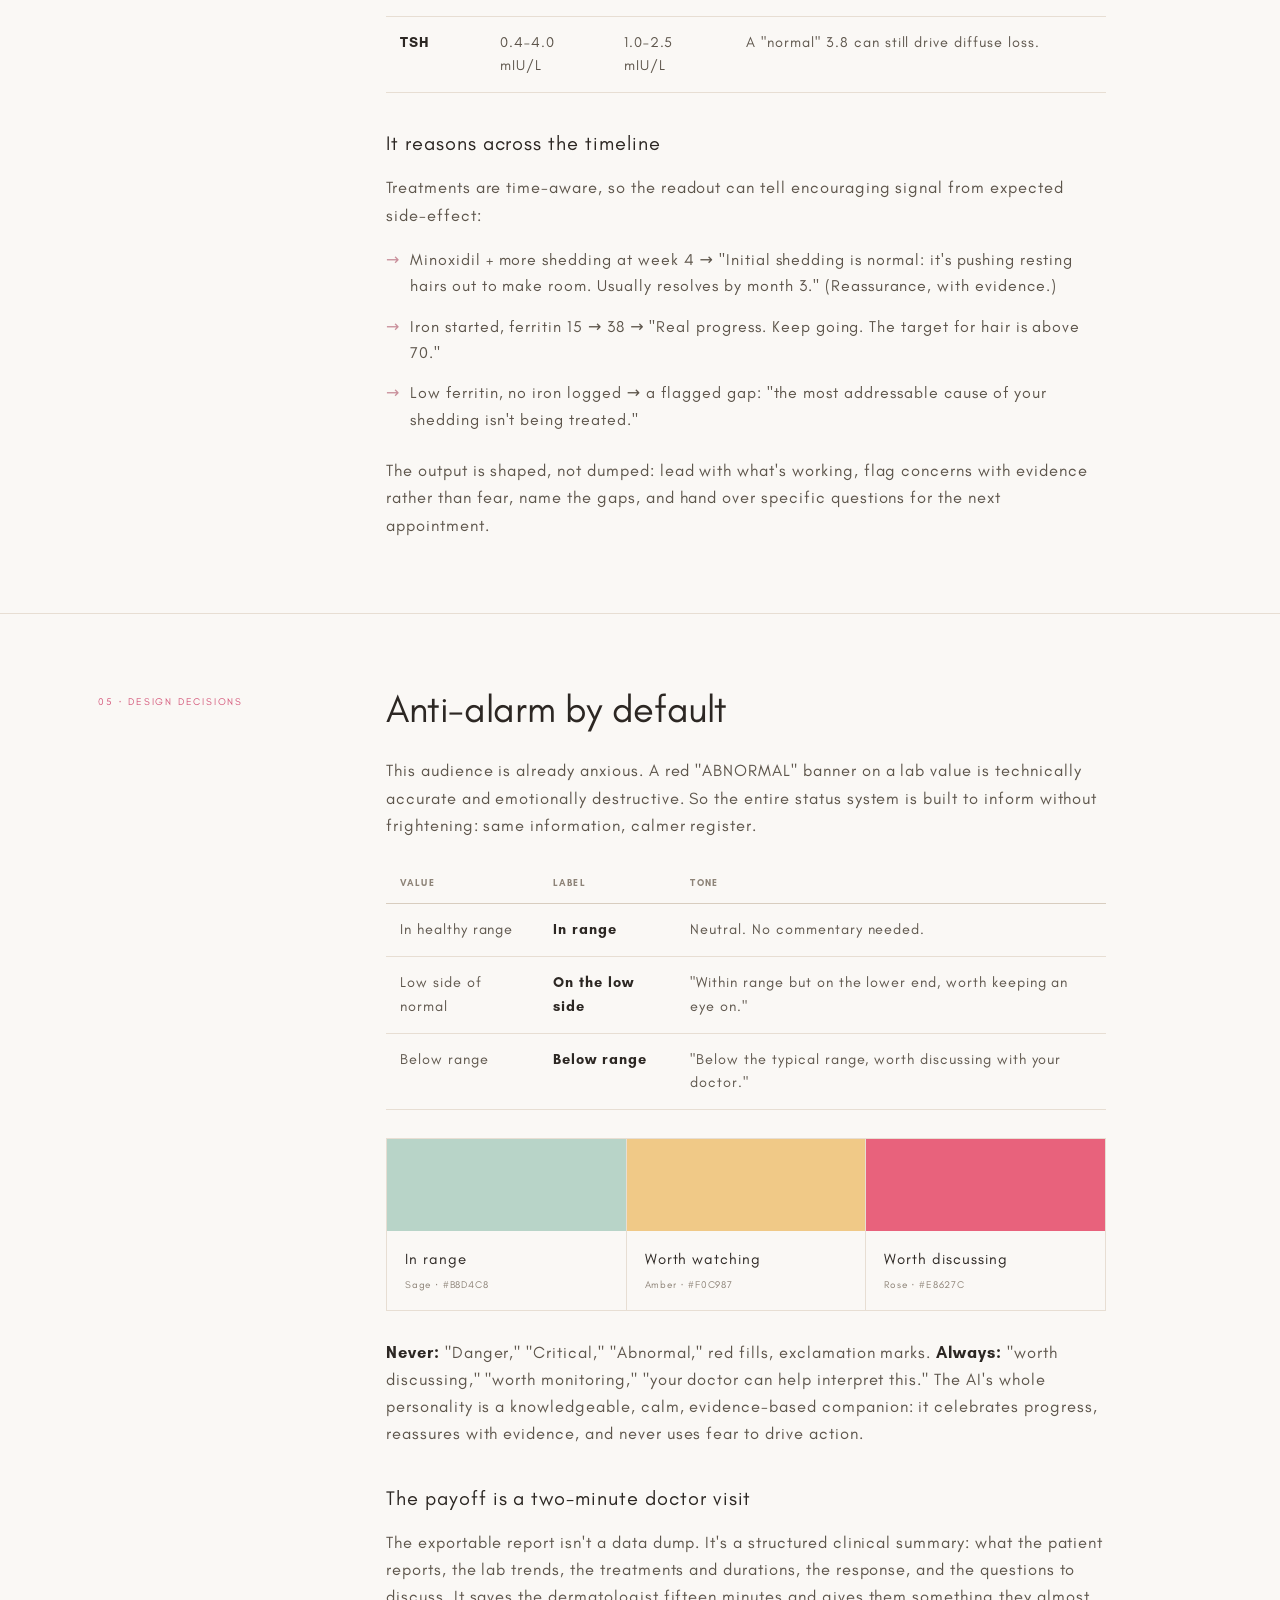
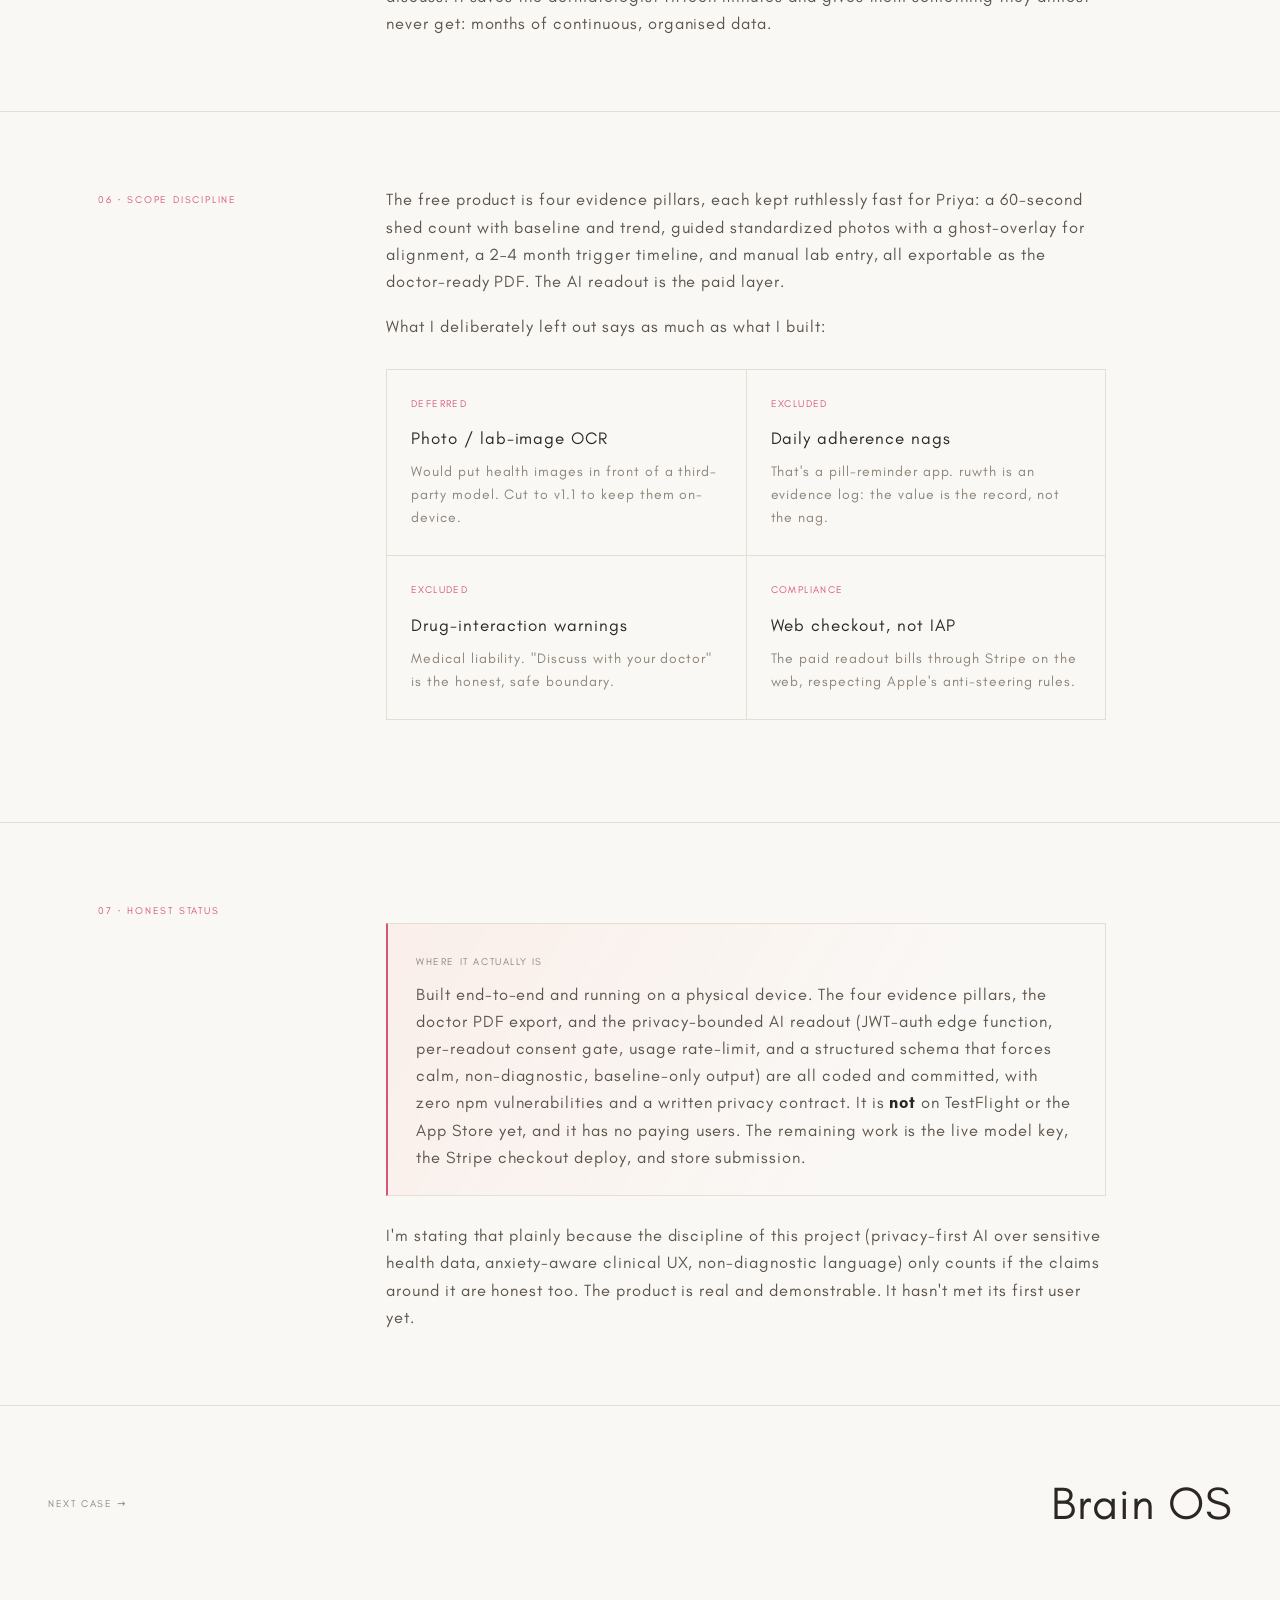
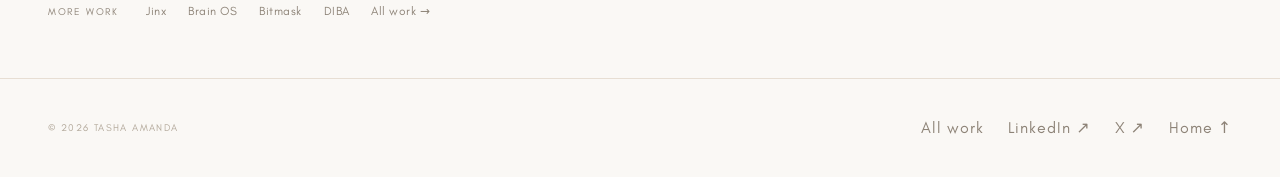
<file: work/ruwth.html>
<!DOCTYPE html>
<html lang="en">
<head>
  <meta charset="UTF-8" />
  <meta name="viewport" content="width=device-width, initial-scale=1.0" />
  <!-- Google tag (gtag.js) -->
  <script async src="https://www.googletagmanager.com/gtag/js?id=G-55PNJ9Z9YM"></script>
  <script>
    window.dataLayer = window.dataLayer || [];
    function gtag(){dataLayer.push(arguments);}
    gtag('js', new Date());
    gtag('config', 'G-55PNJ9Z9YM');
  </script>
  <title>ruwth · Hair Evidence Log · Tasha Amanda</title>
  <meta name="description" content="ruwth is a privacy-first iOS app that turns sudden hair-shedding panic into a structured, doctor-ready evidence record, with an AI readout that never sees your photos. A case study by Tasha Amanda." />
  <meta name="author" content="Tasha Amanda" />
  <meta name="robots" content="index, follow, max-image-preview:large" />
  <meta name="theme-color" content="#080808" />
  <link rel="canonical" href="https://tashaamanda.com/work/ruwth.html" />
  <meta property="og:type" content="article" />
  <meta property="og:title" content="ruwth · Hair Evidence Log · Tasha Amanda" />
  <meta property="og:description" content="ruwth is a privacy-first iOS app that turns sudden hair-shedding panic into a structured, doctor-ready evidence record, with an AI readout that never sees your photos. A case study by Tasha Amanda." />
  <meta property="og:url" content="https://tashaamanda.com/work/ruwth.html" />
  <meta property="og:image" content="https://tashaamanda.com/assets/og-image.png" />
  <meta name="twitter:card" content="summary_large_image" />
  <meta name="twitter:creator" content="@tashaamandaa" />
  <meta name="twitter:title" content="ruwth · Hair Evidence Log · Tasha Amanda" />
  <meta name="twitter:image" content="https://tashaamanda.com/assets/og-image.png" />
  <script type="application/ld+json">
  {"@context":"https://schema.org","@graph":[{"@type":"Article","@id":"https://tashaamanda.com/work/ruwth.html#case-study","mainEntityOfPage":"https://tashaamanda.com/work/ruwth.html","url":"https://tashaamanda.com/work/ruwth.html","headline":"ruwth: a privacy-first hair evidence log for iOS","name":"ruwth case study","description":"ruwth is a privacy-first iOS app that turns sudden hair-shedding panic into a structured, doctor-ready evidence record, with an AI readout that never sees your photos. A case study by Tasha Amanda.","author":{"@id":"https://tashaamanda.com/#tasha-amanda"},"publisher":{"@id":"https://tashaamanda.com/#tasha-amanda"},"isPartOf":{"@id":"https://tashaamanda.com/#website"},"datePublished":"2026-07-07","dateModified":"2026-10-01","inLanguage":"en","image":"https://tashaamanda.com/assets/og-image.png","keywords":["health app","privacy-first AI","React Native","UX case study"],"genre":"Product design case study","about":{"@type":"SoftwareApplication","name":"ruwth","applicationCategory":"HealthApplication","operatingSystem":"iOS","description":"A privacy-first iOS app that turns sudden hair-shedding into a structured, doctor-ready evidence record, with an AI readout that never sees your photos.","author":{"@id":"https://tashaamanda.com/#tasha-amanda"},"creator":{"@id":"https://tashaamanda.com/#tasha-amanda"}}},{"@type":"BreadcrumbList","itemListElement":[{"@type":"ListItem","position":1,"name":"Tasha Amanda","item":"https://tashaamanda.com/"},{"@type":"ListItem","position":2,"name":"Work","item":"https://tashaamanda.com/#work"},{"@type":"ListItem","position":3,"name":"ruwth","item":"https://tashaamanda.com/work/ruwth.html"}]}]}
  </script>
  <link rel="icon" type="image/svg+xml" href="/assets/favicon.svg?v=2" />
  <link rel="icon" type="image/png" sizes="32x32" href="/assets/favicon-32.png?v=2" />
  <link rel="apple-touch-icon" sizes="180x180" href="/assets/apple-touch-icon.png?v=2" />
  <link rel="preconnect" href="https://fonts.googleapis.com" />
  <link rel="preconnect" href="https://fonts.gstatic.com" crossorigin />
  <link href="https://fonts.googleapis.com/css2?family=Space+Mono:wght@400;700&display=swap" rel="stylesheet" />
  <link rel="stylesheet" href="../assets/css/style.css?v=ember4" />
</head>
<body class="w-ruwth">
  <div class="scroll-progress"></div>
  <nav class="nav">
    <a href="../index.html" class="nav-brand">Tasha&nbsp;Amanda<span class="dot">.</span></a>
    <button class="nav-toggle" aria-label="Menu"><span></span><span></span><span></span></button>
    <div class="nav-links">
      <a class="nav-link" href="../index.html#work">Work</a>
      <a class="nav-link" href="../index.html#process">Process</a>
      <a class="nav-link" href="../index.html#experience">Experience</a>
      <a class="nav-link" href="../index.html#about">About</a>
      <a class="nav-link" href="../index.html#contact">Contact</a>
    </div>
  </nav>

  <!-- HERO -->
  <header class="cs-hero">
    <div class="wrap">
      <p class="cs-kicker">Case 02 · Health · Privacy-first AI</p>
      <h1 class="cs-title">ruwth</h1>
      <p class="cs-tagline">Turning the panic of sudden hair loss into a calm, structured, <em>doctor-ready</em> record, with an AI that helps you read the data but never sees your photos.</p>

      <div class="cs-meta-grid">
        <div class="cs-meta"><div class="k">Role</div><div class="v">Product · UX · Front-end build (solo)</div></div>
        <div class="cs-meta"><div class="k">Stack</div><div class="v">React Native (Expo) · Supabase · Gemini · Stripe</div></div>
        <div class="cs-meta"><div class="k">For</div><div class="v">Women 25–45 with sudden diffuse shedding</div></div>
        <div class="cs-meta"><div class="k">Status</div><div class="v"><span class="status status--building">Built · running on device</span></div></div>
      </div>
    </div>
  </header>

  <!-- DEVICE SHOWCASE -->
  <section class="showcase">
    <div class="wrap">
      <div class="phone-grid">
        <div class="mockup-phone"><img src="../assets/img/ruwth-home.png" alt="ruwth home: evidence dashboard with shed count, photos and the weekly check-in" loading="lazy" /></div>
        <div class="mockup-phone raise"><img src="../assets/img/ruwth-health.png" alt="ruwth Health tab: lab biomarkers shown with calm sage and amber status colours" loading="lazy" /></div>
        <div class="mockup-phone"><img src="../assets/img/ruwth-routine.png" alt="ruwth routine: scan your products to start tracking" loading="lazy" /></div>
      </div>
      <p class="mockup-cap">Real screens · built in React Native, running on device</p>
    </div>
  </section>

  <!-- PROBLEM -->
  <section class="cs-section">
    <div class="wrap"><div class="cs-layout">
      <div class="lbl">01 · The problem</div>
      <div class="cs-body">
        <p class="cs-lead">People doing all the right things about their hair loss still can't tell whether any of it is working.</p>
        <p>Sudden, diffuse shedding is frightening in a specific way: it's visible, it's daily, and the cause is rarely obvious. The people I designed for had moved past "what's wrong with me" into "I'm doing something about it": they were on finasteride, minoxidil or supplements, they'd had blood work done, they had months of hair photos. And they were still flying blind.</p>
        <p>The reason is that the evidence lives in disconnected places:</p>
        <ul class="cs-list">
          <li><strong>Lab results</strong> are a paper or PDF: read once, lost in a drawer. No way to track a value over time, and no idea which of the 30+ numbers actually matter for hair.</li>
          <li><strong>Treatments</strong> live in memory. "I started finasteride in… February? And my shedding was… less? I think?"</li>
          <li><strong>Photos</strong> are stranded in the camera roll: inconsistent angles, undated, mixed in with everything else.</li>
          <li><strong>Symptoms</strong> are forgotten. A stressful week's flare-up is gone by the next doctor's visit.</li>
        </ul>
        <p>Nobody connects the dots. The dermatologist sees labs; the patient sees hair; no one is cross-referencing a ferritin trend against a treatment start date against photo progression against a symptom pattern. A dermatologist does exactly this in their head during a 15-minute appointment, but only with the fraction of the data the patient can remember on the spot.</p>
      </div>
    </div></div>
  </section>

  <!-- WHO -->
  <section class="cs-section">
    <div class="wrap"><div class="cs-layout">
      <div class="lbl">02 · Who it's for</div>
      <div class="cs-body">
        <p>Discovery and a strategy session narrowed a broad "hair app" down to one sharp user and one breaking moment: a woman noticing sudden shedding and feeling the floor drop out. Two personas drove the design: one who wants depth, one who needs speed. Designing for both at once forced better solutions than either alone.</p>

        <div class="persona">
          <div class="pname">Nadia, the active treater</div>
          <div class="pmeta">Primary persona · wants depth</div>
          <p>Already on medication, has blood work, takes photos. She wants to <em>see</em> whether her protocol is working and to walk into her next appointment with evidence, not vague recollection.</p>
          <div class="pquote">"I'm doing everything I'm supposed to. I just want to know if it's actually helping."</div>
        </div>

        <div class="persona">
          <div class="pname">Priya, the time-poor tracker</div>
          <div class="pmeta">Secondary persona · needs speed</div>
          <p>Will only keep using the app if every action is scan-and-done. Logging a symptom or a lab has to take seconds, or it won't happen at all.</p>
          <div class="pquote">"If it takes more than ten seconds, I'm not going to do it."</div>
        </div>

        <p>That tension (depth for Nadia, speed for Priya) became a design constraint I held throughout: rich intelligence underneath, but never more than a tap or two to feed it.</p>
      </div>
    </div></div>
  </section>

  <!-- THE HARD PART -->
  <section class="cs-section">
    <div class="wrap"><div class="cs-layout">
      <div class="lbl">03 · The hard part</div>
      <div class="cs-body">
        <h3>An AI that helps you read your health data, without becoming a place that data leaks.</h3>
        <p>The whole product depends on an AI that can reason over someone's blood work, medications and symptoms. That is also exactly the data you must never be careless with. So the privacy boundary wasn't a setting bolted on at the end. It was the first architectural decision, and it shaped the UX.</p>
        <ul class="cs-list">
          <li><strong>Only structured data leaves the device.</strong> Extracted biomarker values, treatment names, symptom severities. Never photos, never raw lab images. The AI reasons over numbers and labels, not pictures of you.</li>
          <li><strong>The model is reached server-side, behind auth.</strong> Calls go through an authenticated edge function (JWT), gated by an explicit per-readout consent step and a usage rate-limit, not a raw client-to-model pipe.</li>
          <li><strong>Image OCR was deliberately deferred.</strong> Reading values off a lab photo would mean sending a health image to a third-party model. I cut it from v1 specifically to keep those images on-device, and made manual entry fast instead.</li>
          <li><strong>The AI readout sits beside the factual record, never inside it.</strong> The doctor-ready PDF is pure fact: counts, dates, values, trends. The AI interpretation is a separate surface, so the clinical document keeps its credibility.</li>
        </ul>
        <p>And the language is bounded at the prompt level. The readout never says "you have iron deficiency." It says "this is a pattern worth discussing with your doctor," with the specific question to ask. In health, the calm, non-diagnostic framing <em>is</em> the design: get it wrong and you've either frightened someone or implied a diagnosis you have no right to give.</p>
        <div class="cs-quote">In a health product, trust isn't a feature you add. It's the substrate every other decision sits on.</div>
      </div>
    </div></div>
  </section>

  <!-- THE INTELLIGENCE -->
  <section class="cs-section">
    <div class="wrap"><div class="cs-layout">
      <div class="lbl">04 · The intelligence</div>
      <div class="cs-body">
        <p class="cs-lead">The value is never in one stream of data. It's in the connections between them.</p>
        <p>Five streams feed the readout: blood work, treatments, products, symptoms and photos. Any one of them is a snapshot; the insight lives in the correlation. The engine is a reasoning layer with embedded hair-science knowledge, not a chatbot.</p>

        <h4>It knows hair-optimal ranges, not just lab-normal ones</h4>
        <p>A lab flags "ferritin 15: normal." For hair, 15 is well below optimal. That single distinction is most of the product's value: surfacing the values that are technically fine but suboptimal for hair, with the reason why.</p>
        <table class="cs-table">
          <thead><tr><th>Biomarker</th><th>Lab "normal"</th><th>Optimal for hair</th><th>Why it matters</th></tr></thead>
          <tbody>
            <tr><td><strong>Ferritin</strong></td><td>12–150 ng/mL</td><td>&gt; 70 ng/mL</td><td>Most common nutritional cause of shedding in women.</td></tr>
            <tr><td><strong>Vitamin D</strong></td><td>30–100 ng/mL</td><td>40–60 ng/mL</td><td>Tied to the follicle growth cycle.</td></tr>
            <tr><td><strong>TSH</strong></td><td>0.4–4.0 mIU/L</td><td>1.0–2.5 mIU/L</td><td>A "normal" 3.8 can still drive diffuse loss.</td></tr>
          </tbody>
        </table>

        <h4>It reasons across the timeline</h4>
        <p>Treatments are time-aware, so the readout can tell encouraging signal from expected side-effect:</p>
        <ul class="cs-list">
          <li>Minoxidil + more shedding at week 4 → "Initial shedding is normal: it's pushing resting hairs out to make room. Usually resolves by month 3." (Reassurance, with evidence.)</li>
          <li>Iron started, ferritin 15 → 38 → "Real progress. Keep going. The target for hair is above 70."</li>
          <li>Low ferritin, no iron logged → a flagged gap: "the most addressable cause of your shedding isn't being treated."</li>
        </ul>
        <p>The output is shaped, not dumped: lead with what's working, flag concerns with evidence rather than fear, name the gaps, and hand over specific questions for the next appointment.</p>
      </div>
    </div></div>
  </section>

  <!-- DESIGN DECISIONS -->
  <section class="cs-section">
    <div class="wrap"><div class="cs-layout">
      <div class="lbl">05 · Design decisions</div>
      <div class="cs-body">
        <h3>Anti-alarm by default</h3>
        <p>This audience is already anxious. A red "ABNORMAL" banner on a lab value is technically accurate and emotionally destructive. So the entire status system is built to inform without frightening: same information, calmer register.</p>
        <table class="cs-table">
          <thead><tr><th>Value</th><th>Label</th><th>Tone</th></tr></thead>
          <tbody>
            <tr><td>In healthy range</td><td><strong>In range</strong></td><td>Neutral. No commentary needed.</td></tr>
            <tr><td>Low side of normal</td><td><strong>On the low side</strong></td><td>"Within range but on the lower end, worth keeping an eye on."</td></tr>
            <tr><td>Below range</td><td><strong>Below range</strong></td><td>"Below the typical range, worth discussing with your doctor."</td></tr>
          </tbody>
        </table>
        <div class="specimen">
          <div class="swatch"><div class="chip" style="background:#B8D4C8"></div><div class="meta"><div class="nm">In range</div><div class="hx">Sage · #B8D4C8</div></div></div>
          <div class="swatch"><div class="chip" style="background:#F0C987"></div><div class="meta"><div class="nm">Worth watching</div><div class="hx">Amber · #F0C987</div></div></div>
          <div class="swatch"><div class="chip" style="background:#E8627C"></div><div class="meta"><div class="nm">Worth discussing</div><div class="hx">Rose · #E8627C</div></div></div>
        </div>
        <p><strong>Never:</strong> "Danger," "Critical," "Abnormal," red fills, exclamation marks. <strong>Always:</strong> "worth discussing," "worth monitoring," "your doctor can help interpret this." The AI's whole personality is a knowledgeable, calm, evidence-based companion: it celebrates progress, reassures with evidence, and never uses fear to drive action.</p>

        <h4>The payoff is a two-minute doctor visit</h4>
        <p>The exportable report isn't a data dump. It's a structured clinical summary: what the patient reports, the lab trends, the treatments and durations, the response, and the questions to discuss. It saves the dermatologist fifteen minutes and gives them something they almost never get: months of continuous, organised data.</p>
      </div>
    </div></div>
  </section>

  <!-- SCOPE -->
  <section class="cs-section">
    <div class="wrap"><div class="cs-layout">
      <div class="lbl">06 · Scope discipline</div>
      <div class="cs-body">
        <p>The free product is four evidence pillars, each kept ruthlessly fast for Priya: a 60-second shed count with baseline and trend, guided standardized photos with a ghost-overlay for alignment, a 2–4 month trigger timeline, and manual lab entry, all exportable as the doctor-ready PDF. The AI readout is the paid layer.</p>
        <p>What I deliberately left out says as much as what I built:</p>
        <div class="cs-cards">
          <div class="cs-card"><div class="n">Deferred</div><h5>Photo / lab-image OCR</h5><p>Would put health images in front of a third-party model. Cut to v1.1 to keep them on-device.</p></div>
          <div class="cs-card"><div class="n">Excluded</div><h5>Daily adherence nags</h5><p>That's a pill-reminder app. ruwth is an evidence log: the value is the record, not the nag.</p></div>
          <div class="cs-card"><div class="n">Excluded</div><h5>Drug-interaction warnings</h5><p>Medical liability. "Discuss with your doctor" is the honest, safe boundary.</p></div>
          <div class="cs-card"><div class="n">Compliance</div><h5>Web checkout, not IAP</h5><p>The paid readout bills through Stripe on the web, respecting Apple's anti-steering rules.</p></div>
        </div>
      </div>
    </div></div>
  </section>

  <!-- STATUS -->
  <section class="cs-section">
    <div class="wrap"><div class="cs-layout">
      <div class="lbl">07 · Honest status</div>
      <div class="cs-body">
        <div class="cs-status building">
          <div class="lbl">Where it actually is</div>
          <p>Built end-to-end and running on a physical device. The four evidence pillars, the doctor PDF export, and the privacy-bounded AI readout (JWT-auth edge function, per-readout consent gate, usage rate-limit, and a structured schema that forces calm, non-diagnostic, baseline-only output) are all coded and committed, with zero npm vulnerabilities and a written privacy contract. It is <strong>not</strong> on TestFlight or the App Store yet, and it has no paying users. The remaining work is the live model key, the Stripe checkout deploy, and store submission.</p>
        </div>
        <p>I'm stating that plainly because the discipline of this project (privacy-first AI over sensitive health data, anxiety-aware clinical UX, non-diagnostic language) only counts if the claims around it are honest too. The product is real and demonstrable. It hasn't met its first user yet.</p>
      </div>
    </div></div>
  </section>

  <div class="cs-next">
    <span class="lbl">Next case →</span>
    <a href="brain-os.html">Brain OS</a>
  </div>

  <nav class="cs-more" aria-label="More case studies by Tasha Amanda">
    <span class="lbl">More work</span>
    <div class="cs-more-links">
      <a href="jinx.html">Jinx</a>
      <a href="brain-os.html">Brain OS</a>
      <a href="bitmask.html">Bitmask</a>
      <a href="diba.html">DIBA</a>
      <a href="../index.html#work">All work →</a>
    </div>
  </nav>

  <footer>
    <span class="f-item">© 2026 Tasha Amanda</span>
    <div class="f-links">
      <a href="../index.html#work">All work</a>
      <a href="https://www.linkedin.com/in/tashaamanda87" target="_blank" rel="me noopener">LinkedIn ↗</a>
      <a href="https://x.com/tashaamandaa" target="_blank" rel="me noopener">X ↗</a>
      <a href="../index.html#top">Home ↑</a>
    </div>
  </footer>

  <script src="../assets/js/main.js?v=ember3"></script>
  <!-- Cloudflare Web Analytics (privacy-first, cookieless). Get your token: Cloudflare dashboard > Web Analytics > add site (tashaamanda.com) > copy the beacon token, then replace 6d5c77263c5c4151a20d59f7d76f1835 below. (If you host the domain on Cloudflare with the proxy on, you can delete this and use Automatic Setup instead.) -->
  <script defer src="https://static.cloudflareinsights.com/beacon.min.js" data-cf-beacon='{"token": "6d5c77263c5c4151a20d59f7d76f1835"}'></script>
</body>
</html>
</file>
<file: assets/css/style.css>
/* ============================================================
   Tasha Amanda — Portfolio
   Design system: dark editorial, red→orange accent, rebel + elegant.
   Tokens from design-brain/projects/portfolio.json
   ============================================================ */

/* ---------- Self-hosted display face (hero name only) ---------- */
@font-face {
  font-family: 'Barbra';
  src: url('../fonts/Barbra-Regular.otf') format('opentype');
  font-weight: 400;
  font-style: normal;
  font-display: swap;
}

/* ---------- Self-hosted body face — Glacial Indifference (SIL OFL) ---------- */
@font-face {
  font-family: 'Glacial Indifference';
  src: url('../fonts/GlacialIndifference-Regular.otf') format('opentype');
  font-weight: 400;
  font-style: normal;
  font-display: swap;
}
@font-face {
  font-family: 'Glacial Indifference';
  src: url('../fonts/GlacialIndifference-Bold.otf') format('opentype');
  font-weight: 500 700;   /* only two weights exist; emphasis (strong) maps to Bold */
  font-style: normal;
  font-display: swap;
}

/* ---------- Tokens ---------- */
:root {
  /* color — 80 / 15 / 5 */
  --bg:            #080808;
  --surface:       #131110;
  --surface-raised:#1c1917;
  --border:        #292524;
  --border-bright: #3a3530;

  --text-bright:   #ece8e2;
  --text:          #b6b1a8;
  --text-dim:      #888580;
  --text-faint:    #565049;

  --accent-a:      #ff3131;   /* brand gradient start (red) */
  --accent-b:      #ff914d;   /* brand gradient end (orange) */
  --accent-gradient: linear-gradient(90deg, var(--accent-a), var(--accent-b));
  --accent:        #ff613f;   /* solid accent = gradient midpoint */
  --accent-bright: #ff914d;
  --accent-dim:    #c2442f;

  --green:         #7fae84;   /* status: shipped / live */
  --gold:          #c8a96e;   /* status badges: shipped / live (was green) */
  --red:           #d45a5a;   /* status: sparse only */

  /* type */
  --font-display: 'Glacial Indifference', 'Montserrat', -apple-system, system-ui, sans-serif;
  --font-mono:    'Glacial Indifference', -apple-system, system-ui, sans-serif;   /* labels: Glacial, uppercase + tracked (was Space Mono) */
  --font-body:    'Glacial Indifference', 'DM Sans', -apple-system, system-ui, sans-serif;

  /* motion */
  --ease: cubic-bezier(0.25, 0.1, 0.25, 1.0);
  --t:    260ms;

  /* layout */
  --pad: 48px;
  --maxw: 1180px;
}

/* ---------- Reset ---------- */
*, *::before, *::after { box-sizing: border-box; margin: 0; padding: 0; }
html { scroll-behavior: smooth; -webkit-text-size-adjust: 100%; overflow-x: hidden; overflow-x: clip; }
body {
  background: var(--bg);
  color: var(--text);
  font-family: var(--font-body);
  font-weight: 400;                /* Glacial Indifference has no 300; 400 is its lightest */
  line-height: 1.65;
  font-size: 16px;
  letter-spacing: 0.06em;          /* open, airy tracking — the feminine cue on body copy */
  -webkit-font-smoothing: antialiased;
  text-rendering: optimizeLegibility;
  overflow-x: hidden;
  overflow-x: clip;               /* clip (not hidden) so the viewport itself can never pan sideways on iOS */
}
img { max-width: 100%; display: block; }
a { color: inherit; text-decoration: none; }
::selection { background: var(--accent); color: #0a0a0a; }

/* ---------- Custom cursor (fine pointers only) ---------- */
.cursor-dot, .cursor-ring { position: fixed; top: 0; left: 0; pointer-events: none; z-index: 9999; border-radius: 50%; opacity: 0; transition: opacity var(--t) var(--ease); mix-blend-mode: difference; }
.cursor-dot  { width: 8px; height: 8px; background: var(--accent-bright); transform: translate(-50%, -50%); }
.cursor-ring { width: 28px; height: 28px; border: 1px solid var(--accent); transform: translate(-50%, -50%); transition: width var(--t) var(--ease), height var(--t) var(--ease), opacity var(--t) var(--ease); }
.cursor-ring.is-hover { width: 48px; height: 48px; }
@media (hover: hover) and (pointer: fine) {
  body.cursor-on { cursor: none; }
  body.cursor-on a, body.cursor-on button { cursor: none; }
  .cursor-dot.is-active, .cursor-ring.is-active { opacity: 1; }
}

/* ---------- Scroll progress ---------- */
.scroll-progress { position: fixed; top: 0; left: 0; height: 2px; width: 0%; background: var(--accent-gradient); z-index: 9000; transition: width 80ms linear; }

/* ---------- Nav ---------- */
.nav { position: fixed; top: 0; left: 0; width: 100%; z-index: 8000; padding: 22px var(--pad); display: flex; align-items: center; justify-content: space-between; background: linear-gradient(to bottom, rgba(8,8,8,0.92), rgba(8,8,8,0)); backdrop-filter: blur(2px); }
.nav-brand { font-family: var(--font-mono); font-size: 12px; letter-spacing: 0.18em; text-transform: uppercase; color: var(--text-bright); }
.nav-brand .dot { color: var(--accent); }
.nav-links { display: flex; gap: 30px; align-items: center; }
.nav-link { font-family: var(--font-mono); font-size: 10px; letter-spacing: 0.18em; text-transform: uppercase; color: var(--text-dim); position: relative; transition: color var(--t) var(--ease); }
.nav-link::after { content: ''; position: absolute; left: 0; bottom: -5px; width: 0; height: 1px; background: var(--accent); transition: width var(--t) var(--ease); }
.nav-link:hover { color: var(--accent-bright); }
.nav-link:hover::after { width: 100%; }
.nav-toggle { display: none; background: none; border: 0; flex-direction: column; gap: 4px; }
.nav-toggle span { width: 22px; height: 1.5px; background: var(--text-bright); transition: var(--t) var(--ease); }

/* ---------- Layout helpers ---------- */
.wrap { max-width: var(--maxw); margin: 0 auto; padding: 0 var(--pad); }
section { padding: 96px 0; position: relative; }
.eyebrow { font-family: var(--font-mono); font-size: 10px; letter-spacing: 0.24em; text-transform: uppercase; color: var(--accent); display: inline-block; margin-bottom: 22px; }
.eyebrow .idx { color: var(--text-faint); margin-right: 12px; }
.section-title { font-family: var(--font-display); font-weight: 200; font-size: clamp(30px, 4vw, 46px); line-height: 1.1; color: var(--text-bright); letter-spacing: -0.01em; margin-bottom: 18px; }
.section-title em { font-style: italic; color: var(--accent); }
.section-intro { max-width: 620px; color: var(--text); font-size: 17px; }

/* ---------- Buttons ---------- */
.btn { display: inline-flex; align-items: center; gap: 10px; font-family: var(--font-mono); font-size: 11px; letter-spacing: 0.16em; text-transform: uppercase; padding: 14px 26px; border: 1px solid var(--border-bright); color: var(--text-bright); transition: all var(--t) var(--ease); background: none; }
.btn .arr { transition: transform var(--t) var(--ease); }
.btn:hover { border-color: var(--accent); color: var(--accent-bright); }
.btn:hover .arr { transform: translateX(5px); }
.btn-primary { border-color: var(--accent-dim); background: rgba(255,97,63,0.06); }
.btn-ghost { border-color: transparent; padding-left: 0; padding-right: 0; color: var(--text-dim); }
.btn-ghost:hover { color: var(--accent-bright); }

/* ---------- Hero ---------- */
.hero { min-height: 100vh; display: flex; align-items: center; padding-top: 90px; position: relative; overflow: hidden; }
/* Cursor glow — soft accent radial that follows the pointer on every page (created by main.js).
   z-index -1 keeps it behind content, above the WebGL site background. */
.cursor-glow { position: fixed; top: 0; left: 0; width: 640px; height: 640px; border-radius: 50%; background: radial-gradient(circle, rgba(255,97,63,0.10), transparent 62%); background: radial-gradient(circle, color-mix(in srgb, var(--accent) 10%, transparent), transparent 62%); pointer-events: none; transform: translate(-50%, -50%); transition: opacity 600ms var(--ease); opacity: 0; z-index: -1; will-change: transform; }
.site-bg { position: fixed; inset: 0; width: 100%; height: 100%; z-index: -2; display: block; pointer-events: none; }
.hero-grid { display: grid; grid-template-columns: 1.35fr 1fr; gap: 0; position: relative; z-index: 1; width: 100%; }
.hero-left { padding-right: 56px; }
.hero-right { padding-left: 56px; border-left: 1px solid var(--border); display: flex; flex-direction: column; justify-content: center; }
.hero-eyebrow { font-family: var(--font-mono); font-size: 11px; letter-spacing: 0.22em; text-transform: uppercase; color: var(--text-dim); margin-bottom: 30px; }
.hero-eyebrow .blink { color: var(--green); animation: blink 2.4s steps(1) infinite; }
@keyframes blink { 0%, 60% { opacity: 1; } 61%, 100% { opacity: 0.25; } }
/* Hero name — self-hosted Barbra display face, animated by the JS scramble. */
.hero-name { font-family: 'Barbra', var(--font-display); font-weight: 400; font-size: clamp(52px, 8.5vw, 120px); line-height: 0.98; letter-spacing: 0; color: var(--accent); margin-bottom: 28px; }
/* Brand gradient text: each hero-name line, animated accent words, portfolio case-study titles.
   Scramble flashes override via inline -webkit-text-fill-color, then clear back to the gradient. */
.hero-name .ln, em.scramble-word, body.w-pf .cs-title {
  width: fit-content; max-width: 100%;   /* gradient spans the text (per line), not the full column */
  background: var(--accent-gradient);
  -webkit-background-clip: text; background-clip: text;
  -webkit-text-fill-color: transparent; color: var(--accent);
}
@supports not (background-clip: text) { .hero-name .ln, em.scramble-word, body.w-pf .cs-title { color: var(--accent); } }
.hero-name .ln { display: block; }
.hero-name .char { display: inline-block; white-space: pre; }
.sr-only { position: absolute; width: 1px; height: 1px; padding: 0; margin: -1px; overflow: hidden; clip: rect(0, 0, 0, 0); white-space: nowrap; border: 0; }
.hero-role { font-family: var(--font-display); font-weight: 300; font-size: clamp(19px, 2.4vw, 26px); line-height: 1.35; color: var(--text); margin-bottom: 22px; max-width: 30ch; }
.hero-role em { font-style: italic; color: var(--accent-bright); }
.hero-positioning { font-size: 16px; color: var(--text-dim); max-width: 46ch; margin-bottom: 38px; }
.hero-cta { display: flex; gap: 18px; flex-wrap: wrap; align-items: center; }

/* stat boxes */
.stat-grid { display: grid; grid-template-columns: 1fr 1fr; gap: 1px; background: var(--border); border: 1px solid var(--border); transform-origin: center; will-change: transform; animation: stat-drift 17s ease-in-out infinite; }
/* Ambient wind-float: the whole grid sways slowly around its own axis and returns,
   with uneven waypoints so it reads as a breeze, not a mechanical loop. */
@keyframes stat-drift {
  0%   { transform: translate3d(0, 0, 0) rotate(0deg); }
  22%  { transform: translate3d(2px, -6px, 0) rotate(0.5deg); }
  48%  { transform: translate3d(-2px, 4px, 0) rotate(-0.4deg); }
  74%  { transform: translate3d(1px, -3px, 0) rotate(0.25deg); }
  100% { transform: translate3d(0, 0, 0) rotate(0deg); }
}
.stat { background: var(--bg); padding: 26px 22px; transition: background var(--t) var(--ease); }
.stat-num { font-family: var(--font-display); font-weight: 200; font-size: 34px; color: var(--text-bright); line-height: 1; margin-bottom: 12px; }
.stat-num .u { font-size: 17px; color: var(--accent); }
.stat.flick .stat-num { color: var(--accent-bright); }
.stat-label { font-family: var(--font-mono); font-size: 9.5px; letter-spacing: 0.14em; text-transform: uppercase; color: var(--text-dim); line-height: 1.5; }

/* ---------- Selected Work ---------- */
.work-list { border-top: 1px solid var(--border); margin-top: 12px; }
.work-row { display: grid; grid-template-columns: 56px 1fr auto; gap: 24px; align-items: start; padding: 34px 20px 34px 16px; border-bottom: 1px solid var(--border); position: relative; transition: background var(--t) var(--ease); }
.work-row::before { content: ''; position: absolute; left: 0; top: 0; bottom: 0; width: 2px; background: var(--accent); transform: scaleY(0); transform-origin: bottom; transition: transform var(--t) var(--ease); }
.work-row:hover { background: linear-gradient(90deg, rgba(255,97,63,0.04), transparent 70%); }
.work-row:hover::before { transform: scaleY(1); transform-origin: top; }
.work-index { font-family: var(--font-mono); font-size: 12px; color: var(--text-faint); padding-top: 6px; }
.work-main, .work-right { min-width: 0; }   /* let grid columns shrink below their content's min width (no sideways overflow on phones) */
.work-name { font-family: var(--font-display); font-weight: 300; font-size: clamp(24px, 3vw, 34px); color: var(--text-bright); line-height: 1.1; margin-bottom: 8px; letter-spacing: -0.01em; }
.work-name .role { font-family: var(--font-mono); font-size: 10px; letter-spacing: 0.14em; text-transform: uppercase; color: var(--accent); margin-left: 14px; vertical-align: middle; }
.work-oneliner { color: var(--text); font-size: 16px; max-width: 56ch; margin-bottom: 16px; }
.work-meta { display: flex; flex-wrap: wrap; gap: 8px; align-items: center; }
.tag { font-family: var(--font-mono); font-size: 9.5px; letter-spacing: 0.1em; text-transform: uppercase; color: var(--text-dim); border: 1px solid var(--border); padding: 5px 10px; transition: all var(--t) var(--ease); }
.work-row:hover .tag { border-color: var(--border-bright); }
.tag:hover { color: var(--accent-bright); border-color: var(--accent-dim); }
.work-right { display: flex; flex-direction: column; align-items: flex-end; gap: 16px; padding-top: 4px; }
.work-year { font-family: var(--font-mono); font-size: 10px; letter-spacing: 0.14em; text-transform: uppercase; color: var(--text-faint); white-space: nowrap; }
.status { font-family: var(--font-mono); font-size: 9.5px; letter-spacing: 0.12em; text-transform: uppercase; display: inline-flex; align-items: center; gap: 7px; white-space: nowrap; }
.status::before { content: ''; width: 6px; height: 6px; border-radius: 50%; }
.status--live::before, .status--shipped::before { background: var(--gold); box-shadow: 0 0 8px var(--gold); }
.status--live, .status--shipped { color: var(--gold); }
.status--building::before { background: var(--accent); box-shadow: 0 0 8px var(--accent); }
.status--building { color: var(--accent); }
.work-link { font-family: var(--font-mono); font-size: 10px; letter-spacing: 0.14em; text-transform: uppercase; color: var(--text-dim); display: inline-flex; gap: 8px; align-items: center; transition: color var(--t) var(--ease); white-space: nowrap; }
.work-link .arr { transition: transform var(--t) var(--ease); }
.work-row:hover .work-link { color: var(--accent-bright); }
.work-row:hover .work-link .arr { transform: translateX(4px); }
.work-link.muted { color: var(--text-faint); }

/* ---------- Process / How I work ---------- */
.process-flow { display: flex; flex-wrap: wrap; gap: 10px 6px; align-items: center; margin: 36px 0 48px; }
.process-step { font-family: var(--font-mono); font-size: 11px; letter-spacing: 0.1em; text-transform: uppercase; color: var(--text-dim); border: 1px solid var(--border); padding: 9px 13px; transition: all var(--t) var(--ease); }
.process-step:hover { color: var(--accent-bright); border-color: var(--accent-dim); transform: translateY(-2px); }
.process-step.key { color: var(--accent); border-color: var(--accent-dim); }
.process-arrow { color: var(--text-faint); font-size: 12px; }
.process-grid { display: grid; grid-template-columns: repeat(3, 1fr); gap: 1px; background: var(--border); border: 1px solid var(--border); }
.process-card { background: var(--bg); padding: 30px 26px; transition: background var(--t) var(--ease); }
.process-card:hover { background: var(--surface); }
.process-card h4 { font-family: var(--font-display); font-weight: 300; font-size: 19px; color: var(--text-bright); margin-bottom: 12px; }
.process-card h4 .n { font-family: var(--font-mono); font-size: 11px; color: var(--accent); margin-right: 10px; }
.process-card p { font-size: 14.5px; color: var(--text-dim); }

/* ---------- Experience ---------- */
.exp-row { display: grid; grid-template-columns: 200px 1fr; gap: 36px; padding: 38px 0; border-bottom: 1px solid var(--border); }
.exp-row:first-child { border-top: 1px solid var(--border); }
.exp-period { font-family: var(--font-mono); font-size: 11px; letter-spacing: 0.1em; text-transform: uppercase; color: var(--text-dim); }
.exp-loc { display: block; color: var(--text-faint); margin-top: 8px; font-size: 10px; }
.exp-role { font-family: var(--font-display); font-weight: 300; font-size: 24px; color: var(--text-bright); margin-bottom: 4px; }
.exp-company { font-family: var(--font-mono); font-size: 11px; letter-spacing: 0.12em; text-transform: uppercase; color: var(--accent); margin-bottom: 18px; }
.exp-company a { border-bottom: 1px solid transparent; transition: border var(--t) var(--ease); }
.exp-company a:hover { border-color: var(--accent-dim); }
.exp-points { list-style: none; display: flex; flex-direction: column; gap: 10px; }
.exp-points li { padding-left: 20px; position: relative; color: var(--text); font-size: 15.5px; }
.exp-points li::before { content: '→'; position: absolute; left: 0; color: var(--accent-dim); }

/* ---------- About ---------- */
.about-grid { display: grid; grid-template-columns: 1fr 1fr; gap: 64px; align-items: start; }
.about-lead { font-family: var(--font-display); font-weight: 200; font-size: clamp(22px, 2.6vw, 30px); line-height: 1.35; color: var(--text-bright); letter-spacing: -0.01em; }
.about-lead em { font-style: italic; color: var(--accent); }

/* Animated accent highlights: Barbra display face, settling to the brand gradient.
   'em.scramble-word' outranks the gold '.section-title em' / '.about-lead em' rules above. */
em.scramble-word { font-family: 'Barbra', var(--font-display); font-style: normal; letter-spacing: 0; }
.about-body p { margin-bottom: 18px; color: var(--text); }
.about-body p:last-child { margin-bottom: 0; }

/* ---------- Contact / footer ---------- */
.contact { text-align: center; padding: 120px 0; }
.contact .section-title { margin-bottom: 30px; }
.contact-btn { font-size: 13px; padding: 20px 42px; letter-spacing: 0.2em; }
.contact-sub { font-family: var(--font-mono); font-size: 11px; letter-spacing: 0.16em; text-transform: uppercase; color: var(--text-dim); margin-top: 28px; }
footer { border-top: 1px solid var(--border); padding: 36px var(--pad); display: flex; justify-content: space-between; align-items: center; flex-wrap: wrap; gap: 16px; }
footer .f-item { font-family: var(--font-mono); font-size: 10px; letter-spacing: 0.14em; text-transform: uppercase; color: var(--text-faint); }
footer .f-links { display: flex; gap: 24px; }
footer .f-links a { color: var(--text-dim); transition: color var(--t) var(--ease); }
footer .f-links a:hover { color: var(--accent-bright); }

/* ---------- Reveal animation ---------- */
.reveal { opacity: 0; transform: translateY(24px); transition: opacity 700ms var(--ease), transform 700ms var(--ease); }
.reveal.is-visible { opacity: 1; transform: none; }
.reveal.d1 { transition-delay: 80ms; }
.reveal.d2 { transition-delay: 160ms; }
.reveal.d3 { transition-delay: 240ms; }

/* ============================================================
   CASE STUDY PAGES
   ============================================================ */

.cs-hero { padding: 168px 0 70px; border-bottom: 1px solid var(--border); }
.cs-kicker { font-family: var(--font-mono); font-size: 11px; letter-spacing: 0.2em; text-transform: uppercase; color: var(--accent); margin-bottom: 26px; }
.cs-title { font-family: var(--font-display); font-weight: 200; font-size: clamp(40px, 7vw, 84px); line-height: 0.98; letter-spacing: -0.02em; color: var(--text-bright); margin-bottom: 24px; }
.cs-tagline { font-family: var(--font-display); font-weight: 300; font-size: clamp(20px, 2.6vw, 28px); line-height: 1.4; color: var(--text); max-width: 30ch; }
.cs-tagline em { font-style: italic; color: var(--accent-bright); }

.cs-meta-grid { display: grid; grid-template-columns: repeat(4, 1fr); gap: 1px; background: var(--border); border: 1px solid var(--border); margin-top: 56px; }
.cs-meta { background: var(--bg); padding: 22px 20px; }
.cs-meta .k { font-family: var(--font-mono); font-size: 9px; letter-spacing: 0.16em; text-transform: uppercase; color: var(--text-faint); margin-bottom: 10px; }
.cs-meta .v { font-size: 14px; color: var(--text-bright); line-height: 1.4; }
.cs-meta .v .status { font-size: 9.5px; }

.cs-section { padding: 74px 0; border-bottom: 1px solid var(--border); }
.cs-section:last-of-type { border-bottom: 0; }
.cs-layout { display: grid; grid-template-columns: 240px 1fr; gap: 48px; }
.cs-layout .lbl { font-family: var(--font-mono); font-size: 10px; letter-spacing: 0.18em; text-transform: uppercase; color: var(--accent); padding-top: 6px; }
.cs-body { max-width: 720px; }
.cs-body h3 { font-family: var(--font-display); font-weight: 300; font-size: clamp(26px, 3.4vw, 38px); color: var(--text-bright); letter-spacing: -0.01em; margin-bottom: 26px; line-height: 1.15; }
.cs-body h4 { font-family: var(--font-display); font-weight: 400; font-size: 20px; color: var(--text-bright); margin: 34px 0 14px; }
.cs-body p { margin-bottom: 18px; color: var(--text); font-size: 16.5px; }
.cs-body p:last-child { margin-bottom: 0; }
.cs-body strong { color: var(--text-bright); font-weight: 500; }
.cs-body em { color: var(--accent-bright); font-style: italic; }
.cs-body a.inline { color: var(--accent); border-bottom: 1px solid var(--accent-dim); }
.cs-lead { font-family: var(--font-display); font-weight: 300; font-size: clamp(20px, 2.5vw, 26px) !important; line-height: 1.4; color: var(--text-bright) !important; margin-bottom: 28px !important; }

.cs-list { list-style: none; display: flex; flex-direction: column; gap: 14px; margin: 8px 0 24px; }
.cs-list li { padding-left: 24px; position: relative; color: var(--text); }
.cs-list li::before { content: '→'; position: absolute; left: 0; color: var(--accent-dim); }
.cs-list li strong { color: var(--text-bright); }

.cs-quote { border-left: 2px solid var(--accent); padding: 6px 0 6px 28px; margin: 30px 0; font-family: var(--font-display); font-weight: 300; font-style: italic; font-size: clamp(20px, 2.6vw, 26px); line-height: 1.4; color: var(--text-bright); }
.cs-quote .who { display: block; font-family: var(--font-mono); font-style: normal; font-size: 10px; letter-spacing: 0.14em; text-transform: uppercase; color: var(--text-dim); margin-top: 16px; }

.cs-cards { display: grid; grid-template-columns: 1fr 1fr; gap: 1px; background: var(--border); border: 1px solid var(--border); margin: 28px 0; }
.cs-cards.three { grid-template-columns: 1fr 1fr 1fr; }
.cs-card { background: var(--bg); padding: 26px 24px; transition: background var(--t) var(--ease); }
.cs-card:hover { background: var(--surface); }
.cs-card .n { font-family: var(--font-mono); font-size: 10px; letter-spacing: 0.14em; text-transform: uppercase; color: var(--accent); margin-bottom: 12px; }
.cs-card h5 { font-family: var(--font-display); font-weight: 400; font-size: 17px; color: var(--text-bright); margin-bottom: 8px; }
.cs-card p { font-size: 14px; color: var(--text-dim); margin: 0; }

/* persona cards */
.persona { background: var(--surface); border: 1px solid var(--border); padding: 28px; margin: 22px 0; }
.persona .pname { font-family: var(--font-display); font-weight: 400; font-size: 20px; color: var(--text-bright); }
.persona .pmeta { font-family: var(--font-mono); font-size: 10px; letter-spacing: 0.12em; text-transform: uppercase; color: var(--accent); margin: 6px 0 16px; }
.persona .pquote { font-family: var(--font-display); font-style: italic; font-weight: 300; font-size: 18px; color: var(--text); line-height: 1.4; }

/* data table */
.cs-table { width: 100%; border-collapse: collapse; margin: 24px 0; font-size: 14.5px; }
.cs-table th { font-family: var(--font-mono); font-size: 9.5px; letter-spacing: 0.12em; text-transform: uppercase; color: var(--text-dim); text-align: left; padding: 12px 14px; border-bottom: 1px solid var(--border-bright); }
.cs-table td { padding: 14px; border-bottom: 1px solid var(--border); color: var(--text); vertical-align: top; }
.cs-table td strong { color: var(--text-bright); }
.cs-table tr:hover td { background: rgba(255,97,63,0.03); }

/* flow diagram (mono ascii-ish) */
.cs-flow { background: var(--surface); border: 1px solid var(--border); padding: 28px; margin: 26px 0; font-family: 'Space Mono', ui-monospace, monospace; font-size: 12.5px; line-height: 1.9; color: var(--text-dim); overflow-x: auto; }
.cs-flow .step { color: var(--text-bright); }
.cs-flow .aha { color: var(--accent-bright); }
.cs-flow .arr { color: var(--accent-dim); }

/* status banner */
.cs-status { background: linear-gradient(120deg, rgba(200,169,110,0.06), transparent 70%); border: 1px solid var(--border); border-left: 2px solid var(--gold); padding: 24px 28px; margin: 26px 0; }
.cs-status.building { border-left-color: var(--accent); background: linear-gradient(120deg, rgba(255,97,63,0.06), transparent 70%); }
.cs-status .lbl { font-family: var(--font-mono); font-size: 10px; letter-spacing: 0.16em; text-transform: uppercase; color: var(--text-dim); margin-bottom: 10px; }
.cs-status p { margin: 0; color: var(--text); }

/* next project */
.cs-next { display: flex; justify-content: space-between; align-items: center; padding: 60px var(--pad); border-top: 1px solid var(--border); flex-wrap: wrap; gap: 20px; }
.cs-next .lbl { font-family: var(--font-mono); font-size: 10px; letter-spacing: 0.16em; text-transform: uppercase; color: var(--text-dim); }
.cs-next a { font-family: var(--font-display); font-weight: 200; font-size: clamp(28px, 4vw, 46px); color: var(--text-bright); transition: color var(--t) var(--ease); }
.cs-next a:hover { color: var(--accent-bright); }
.cs-more { display: flex; align-items: baseline; flex-wrap: wrap; gap: 12px 28px; padding: 0 var(--pad) 56px; }
.cs-more .lbl { font-family: var(--font-mono); font-size: 10px; letter-spacing: 0.16em; text-transform: uppercase; color: var(--text-dim); }
.cs-more-links { display: flex; flex-wrap: wrap; gap: 8px 22px; }
.cs-more-links a { font-family: var(--font-mono); font-size: 12px; letter-spacing: 0.04em; color: var(--text-dim); transition: color var(--t) var(--ease); }
.cs-more-links a:hover { color: var(--accent-bright); }

/* ============================================================
   DEVICE MOCKUPS  (real product screenshots)
   ============================================================ */
.showcase { padding: 60px 0; border-bottom: 1px solid var(--border); background: radial-gradient(120% 90% at 50% 0%, rgba(255,97,63,0.06), transparent 60%); }
.showcase.dark { background: radial-gradient(120% 90% at 50% 0%, rgba(99,102,241,0.08), transparent 62%); }

.mockup-browser { border: 1px solid var(--border-bright); border-radius: 12px; overflow: hidden; background: var(--surface); box-shadow: 0 50px 90px -50px rgba(0,0,0,0.85); max-width: 940px; margin: 0 auto; transition: transform var(--t) var(--ease); }
.mockup-browser:hover { transform: translateY(-4px); }
.mockup-browser .bar { display: flex; align-items: center; gap: 8px; padding: 11px 16px; background: var(--surface-raised); border-bottom: 1px solid var(--border); }
.mockup-browser .bar i { width: 10px; height: 10px; border-radius: 50%; background: var(--border-bright); }
.mockup-browser .bar .url { margin-left: 14px; font-family: var(--font-mono); font-size: 10px; letter-spacing: 0.06em; color: var(--text-dim); background: var(--bg); padding: 6px 14px; border-radius: 999px; }
.mockup-browser img { width: 100%; display: block; }
.mockup-cap { text-align: center; font-family: var(--font-mono); font-size: 10px; letter-spacing: 0.16em; text-transform: uppercase; color: var(--text-faint); margin-top: 20px; }
.mockup-cap a { color: var(--accent-dim); border-bottom: 1px solid transparent; }
.mockup-cap a:hover { border-color: var(--accent-dim); }

/* phones */
.phone-grid { display: flex; gap: 30px; justify-content: center; align-items: flex-end; flex-wrap: wrap; }
.mockup-phone { width: 244px; border: 9px solid #15120f; border-radius: 40px; background: #15120f; box-shadow: 0 50px 90px -45px rgba(0,0,0,0.9); position: relative; overflow: hidden; transition: transform var(--t) var(--ease); }
.mockup-phone.raise { transform: translateY(-26px); }
.mockup-phone:hover { transform: translateY(-30px); }
.mockup-phone::before { content: ''; position: absolute; top: 0; left: 50%; transform: translateX(-50%); width: 40%; height: 17px; background: #15120f; border-radius: 0 0 14px 14px; z-index: 2; }
.mockup-phone img { width: 100%; display: block; border-radius: 30px; }
.mockup-phone .ph-empty { aspect-ratio: 9 / 19.5; display: flex; flex-direction: column; align-items: center; justify-content: center; text-align: center; gap: 10px; padding: 26px; border-radius: 30px; background: linear-gradient(165deg, var(--surface-raised), var(--surface)); }
.ph-empty .pe-name { font-family: var(--font-display); font-weight: 300; font-size: 18px; color: var(--text-bright); }
.ph-empty .pe-note { font-family: var(--font-mono); font-size: 9px; letter-spacing: 0.12em; text-transform: uppercase; color: var(--text-faint); line-height: 1.6; }

/* design-system specimen (Closetly-style swatch row) */
.specimen { display: grid; grid-template-columns: repeat(3, 1fr); gap: 1px; background: var(--border); border: 1px solid var(--border); margin: 28px 0; }
.swatch { background: var(--bg); }
.swatch .chip { height: 92px; }
.swatch .meta { padding: 16px 18px; }
.swatch .nm { font-family: var(--font-display); font-weight: 400; font-size: 15px; color: var(--text-bright); }
.swatch .hx { font-family: var(--font-mono); font-size: 10px; letter-spacing: 0.08em; color: var(--text-dim); margin-top: 5px; }
@media (max-width: 600px) { .specimen { grid-template-columns: 1fr; } }

/* ============================================================
   PROJECT WORLDS — each case study its own brand, one shell.
   Tokens cascade automatically: cursor, scroll bar, links,
   borders, emphasis all re-theme from these overrides.
   ============================================================ */

/* ruwth — calm clinical light · sage */
body.w-ruwth {
  --bg: #faf8f5; --surface: #ffffff; --surface-raised: #f1ece6;
  --border: #e7ded3; --border-bright: #d8cdbf;
  --text-bright: #2c2723; --text: #5d554b; --text-dim: #8d8377; --text-faint: #b3a99b;
  --accent: #d4577a; --accent-bright: #e8627c; --accent-dim: #c98f9b;
}
body.w-ruwth ::selection { background: #e8627c; color: #fff; }
body.w-ruwth .showcase { background: radial-gradient(120% 90% at 50% 0%, rgba(232,98,124,0.08), transparent 60%); }

/* Brain OS — pure black · indigo → cyan → violet */
body.w-brainos {
  --bg: #000000; --surface: #0b0b12; --surface-raised: #13131d;
  --border: rgba(255,255,255,0.07); --border-bright: rgba(255,255,255,0.15);
  --text-bright: #e7e7f1; --text: #a6a6bb; --text-dim: #70708a; --text-faint: #4c4c63;
  --accent: #6366f1; --accent-bright: #22b8d8; --accent-dim: #4f46c9;
}
body.w-brainos .cs-title em, body.w-brainos .cs-tagline em, body.w-brainos .cs-body em {
  background: linear-gradient(135deg, #6366f1, #06b6d4, #8b5cf6);
  -webkit-background-clip: text; background-clip: text; -webkit-text-fill-color: transparent; color: transparent;
}

/* Portfolio-matched case studies (Gigly, Bitmask, DIBA): default red→orange world +
   Barbra display title, so they read like the landing. ruwth & Brain OS keep
   their own worlds above. */
body.w-pf .cs-title { font-family: 'Barbra', var(--font-display); font-weight: 400; color: var(--accent); letter-spacing: 0; }

/* ---------- Responsive ---------- */
@media (max-width: 900px) {
  :root { --pad: 22px; }
  .nav-links { position: fixed; inset: 0; background: var(--bg); flex-direction: column; justify-content: center; gap: 34px; transform: translateX(100%); transition: transform 360ms var(--ease); }
  .nav-links.open { transform: none; }
  .nav-link { font-size: 13px; }
  .nav-toggle { display: flex; z-index: 8002; }
  .nav-toggle.open span:nth-child(1) { transform: translateY(5.5px) rotate(45deg); }
  .nav-toggle.open span:nth-child(2) { opacity: 0; }
  .nav-toggle.open span:nth-child(3) { transform: translateY(-5.5px) rotate(-45deg); }

  .hero-grid { grid-template-columns: 1fr; gap: 48px; }
  .hero-left { padding-right: 0; }
  .hero-right { padding-left: 0; border-left: 0; border-top: 1px solid var(--border); padding-top: 40px; }

  .work-row { grid-template-columns: 32px 1fr; gap: 16px; }
  .work-right { grid-column: 2; flex-direction: row; flex-wrap: wrap; align-items: center; justify-content: space-between; gap: 10px 16px; width: 100%; }

  .process-grid { grid-template-columns: 1fr; }
  .exp-row { grid-template-columns: 1fr; gap: 16px; }
  .about-grid { grid-template-columns: 1fr; gap: 32px; }
  .cs-meta-grid { grid-template-columns: 1fr 1fr; }
  .cs-layout { grid-template-columns: 1fr; gap: 18px; }
  .cs-layout .lbl { padding-top: 0; }
  .cs-layout > * { min-width: 0; }                         /* grid children may shrink below content min-width */
  .cs-body table { display: block; max-width: 100%; overflow-x: auto; -webkit-overflow-scrolling: touch; }   /* wide tables scroll inside their box, never widen the page */
  .cs-cards, .cs-cards.three { grid-template-columns: 1fr; }
}

@media (max-width: 480px) {
  .stat-grid { grid-template-columns: 1fr; }
  .cs-meta-grid { grid-template-columns: 1fr; }
}

/* ---------- Reduced motion ---------- */
@media (prefers-reduced-motion: reduce) {
  * { animation: none !important; transition-duration: 1ms !important; scroll-behavior: auto !important; }
  .reveal { opacity: 1; transform: none; }
  .cursor-dot, .cursor-ring { display: none; }
  body.cursor-on { cursor: auto; }
}
</file>
